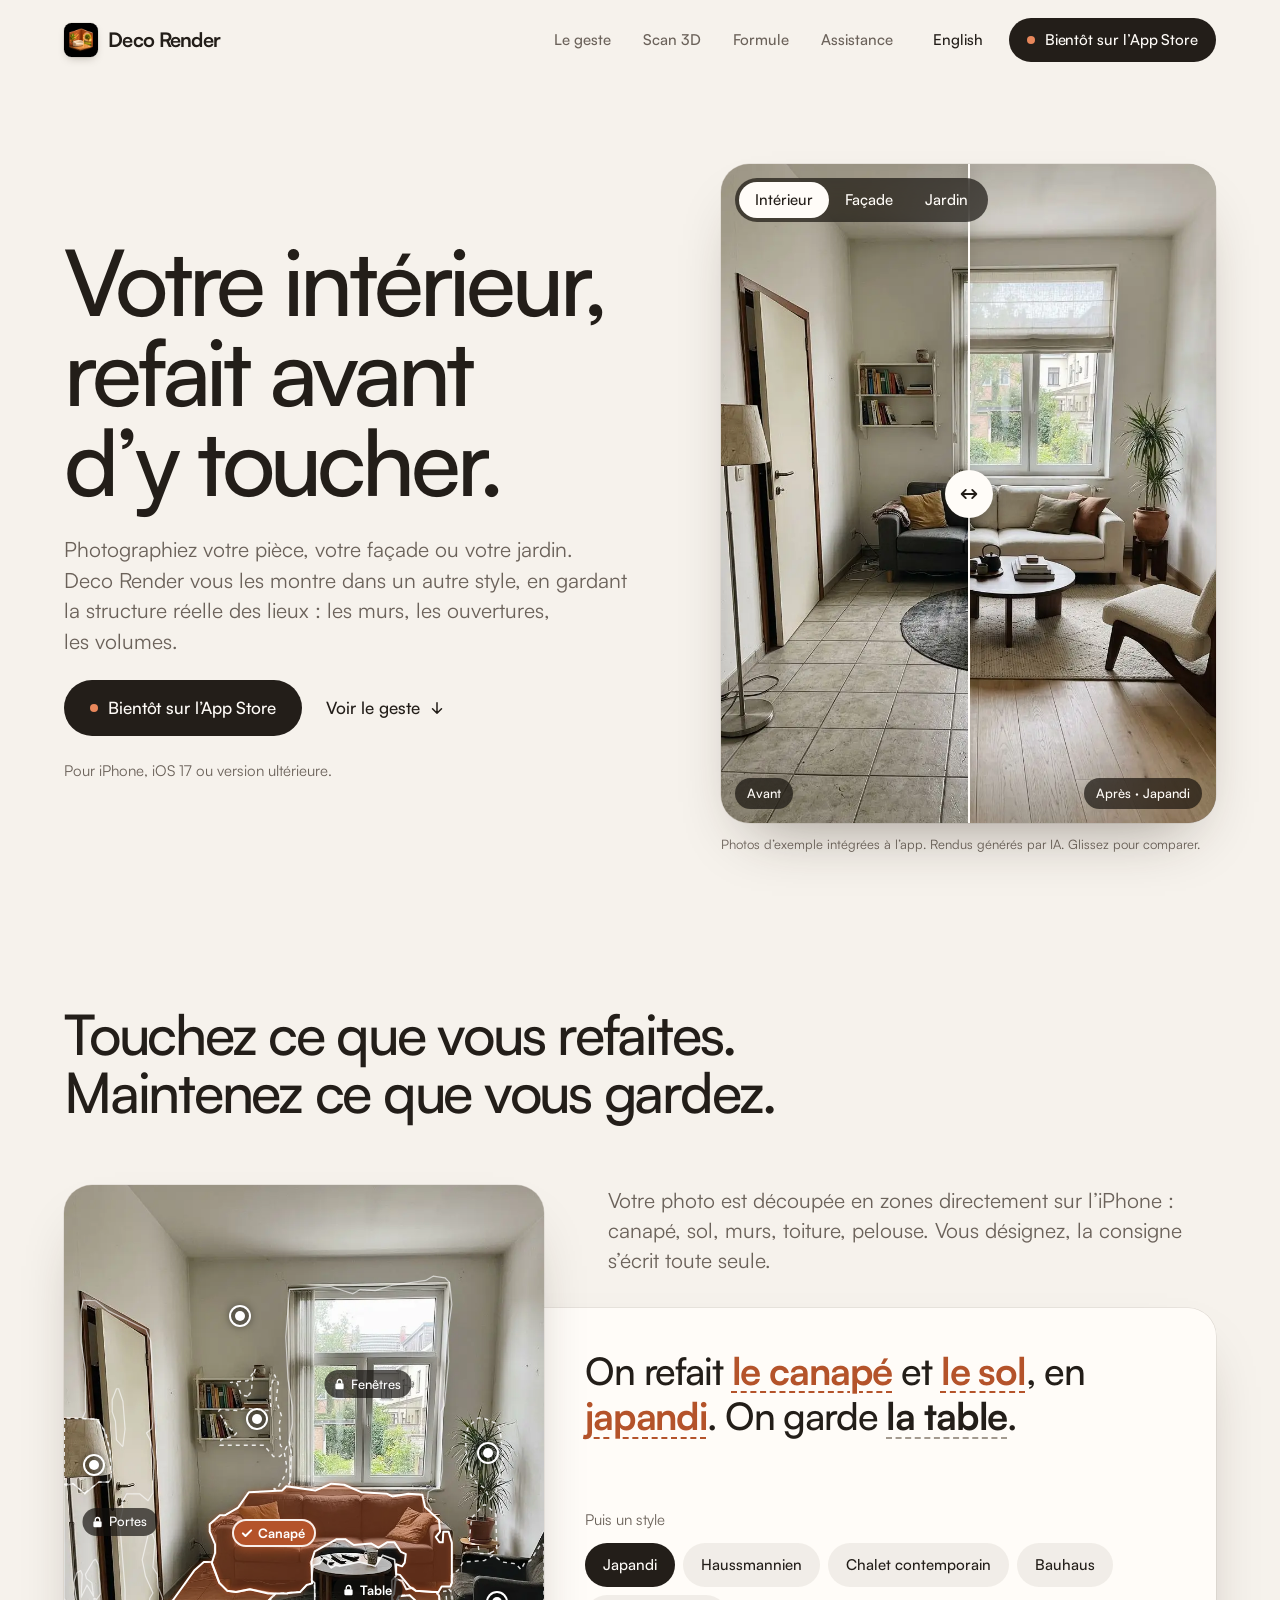
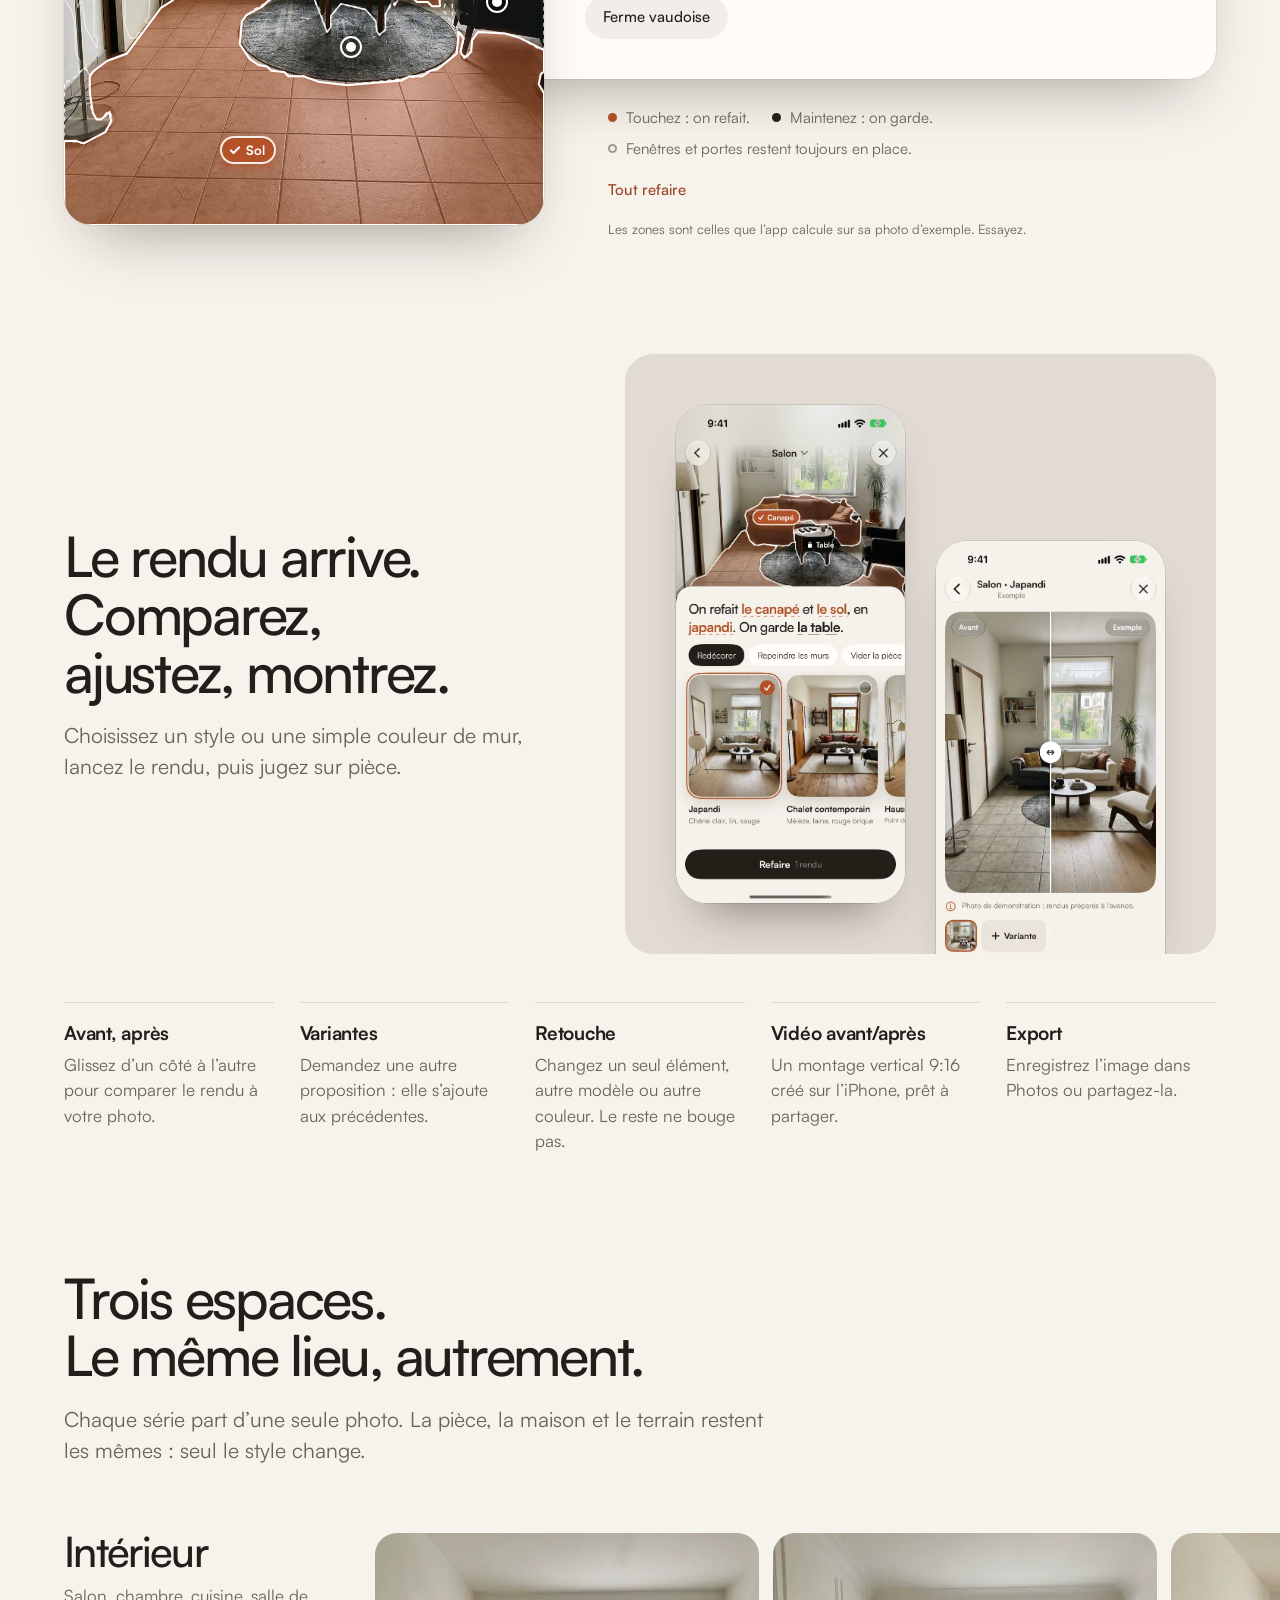
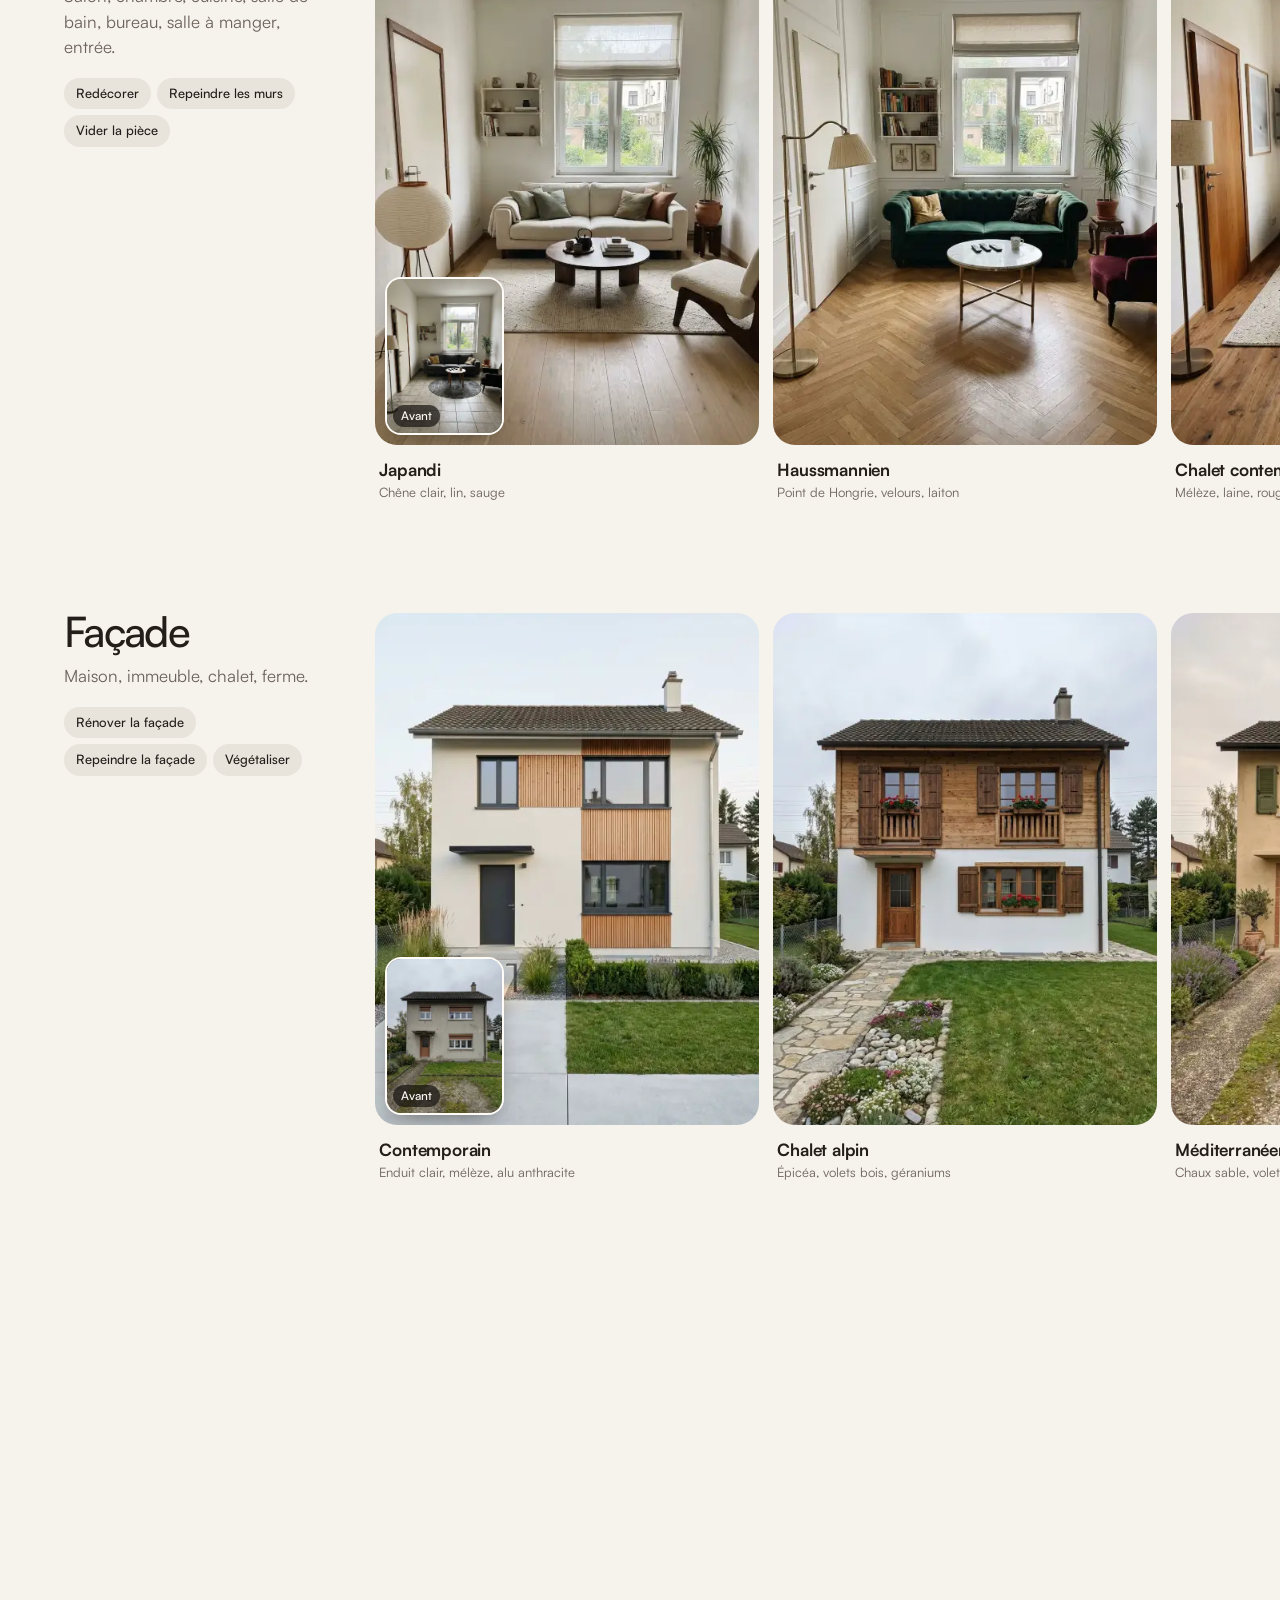
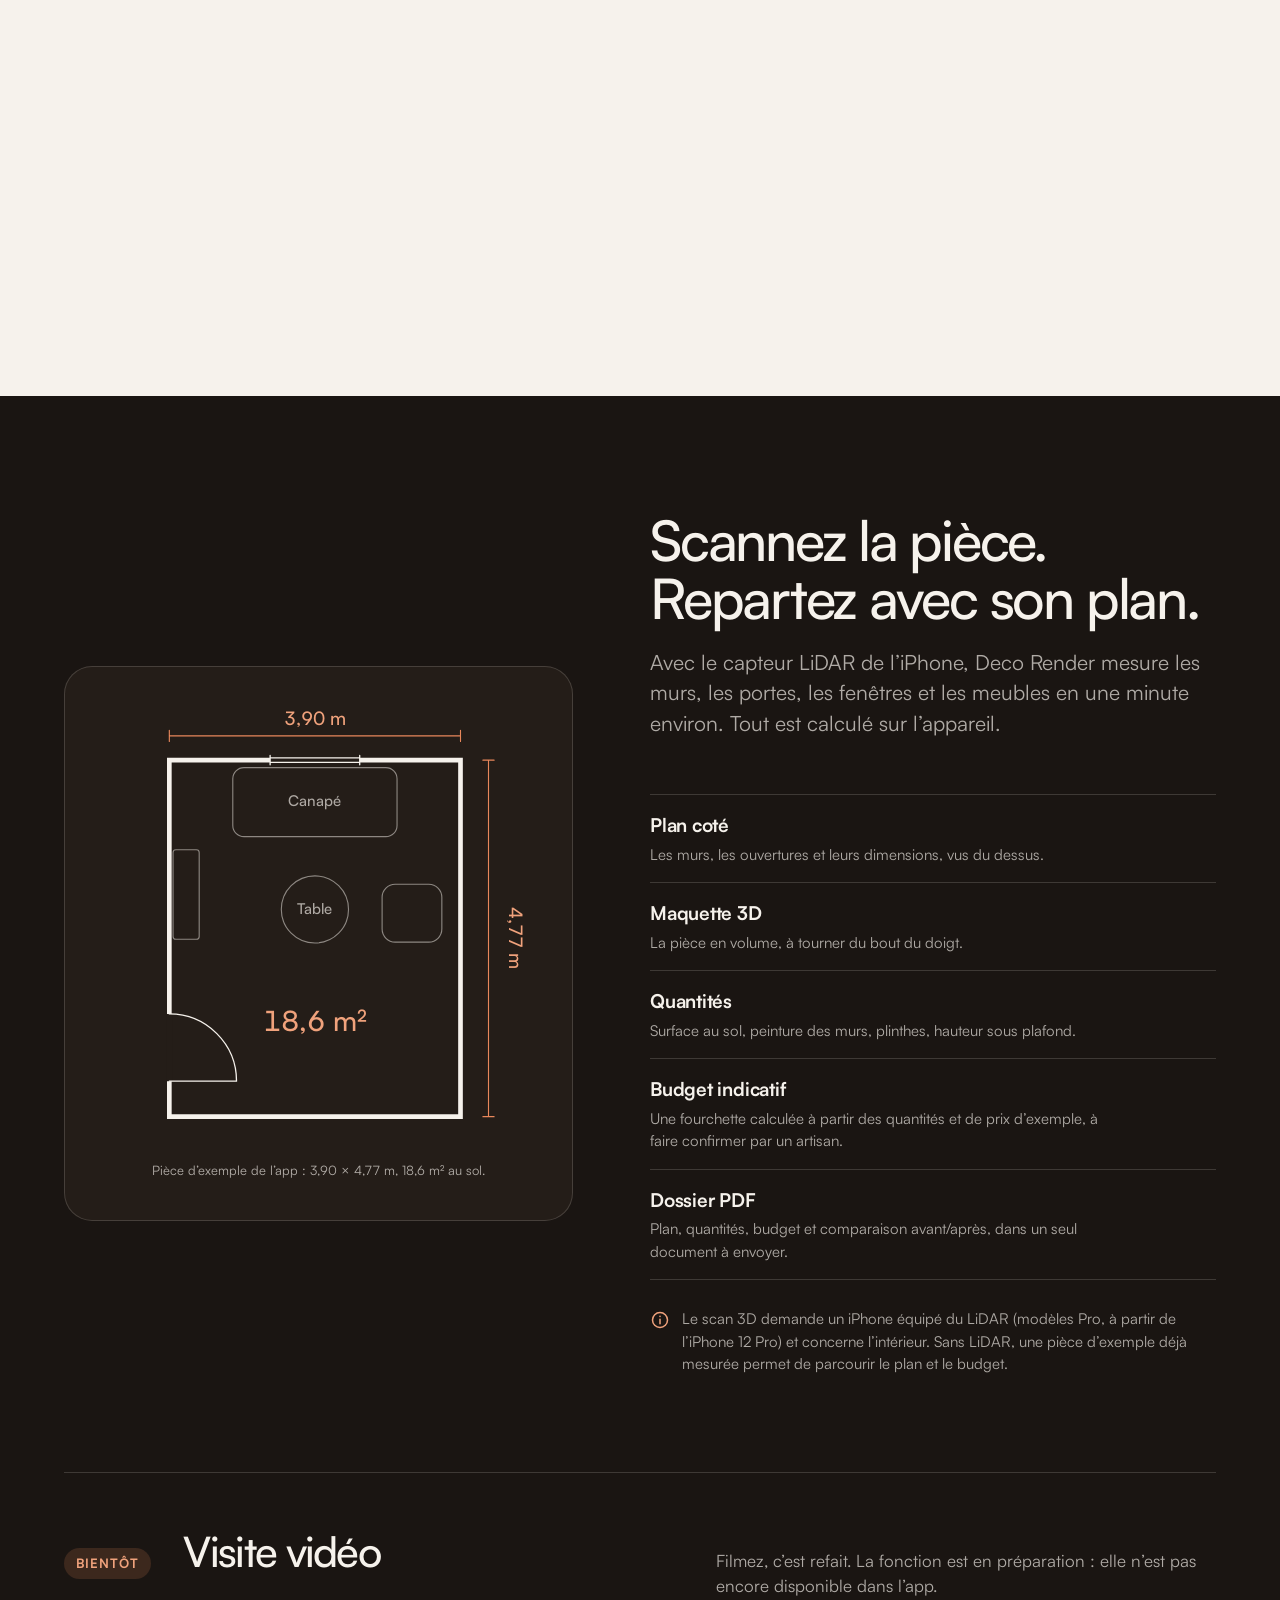
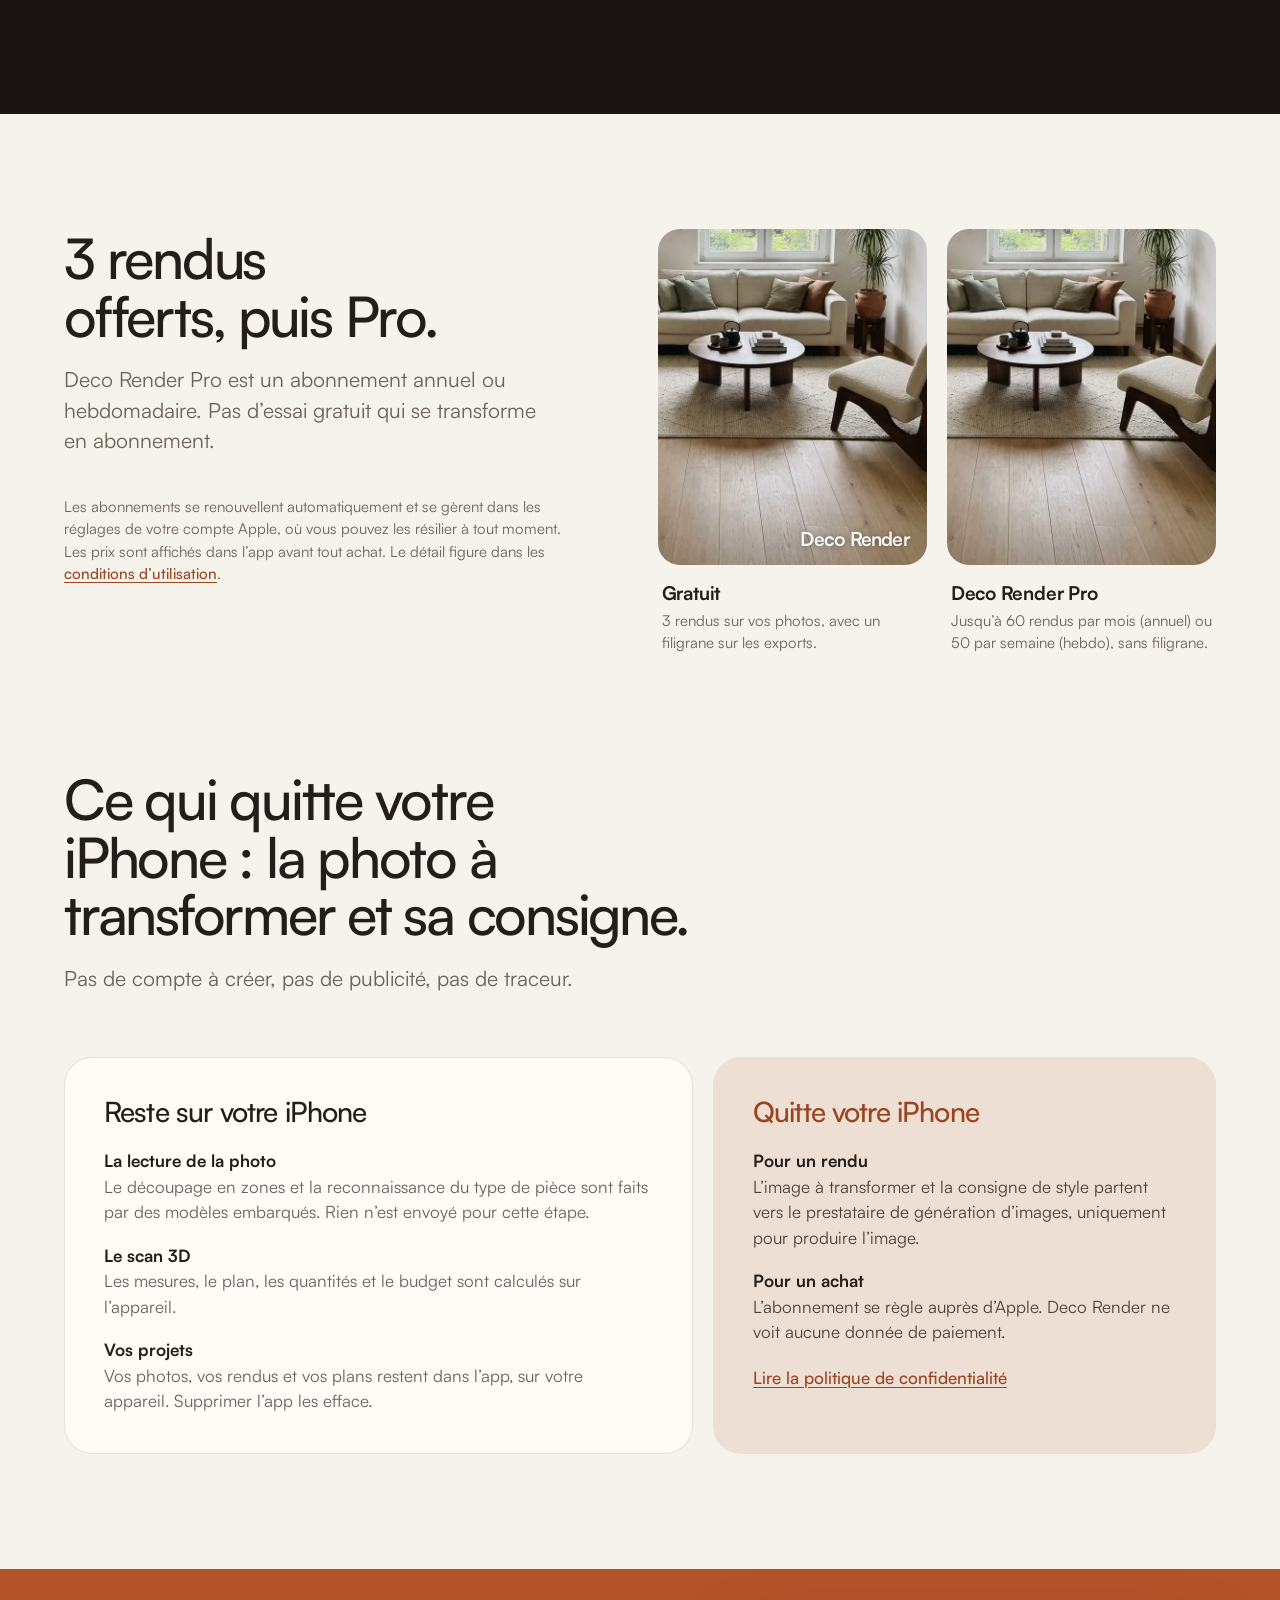
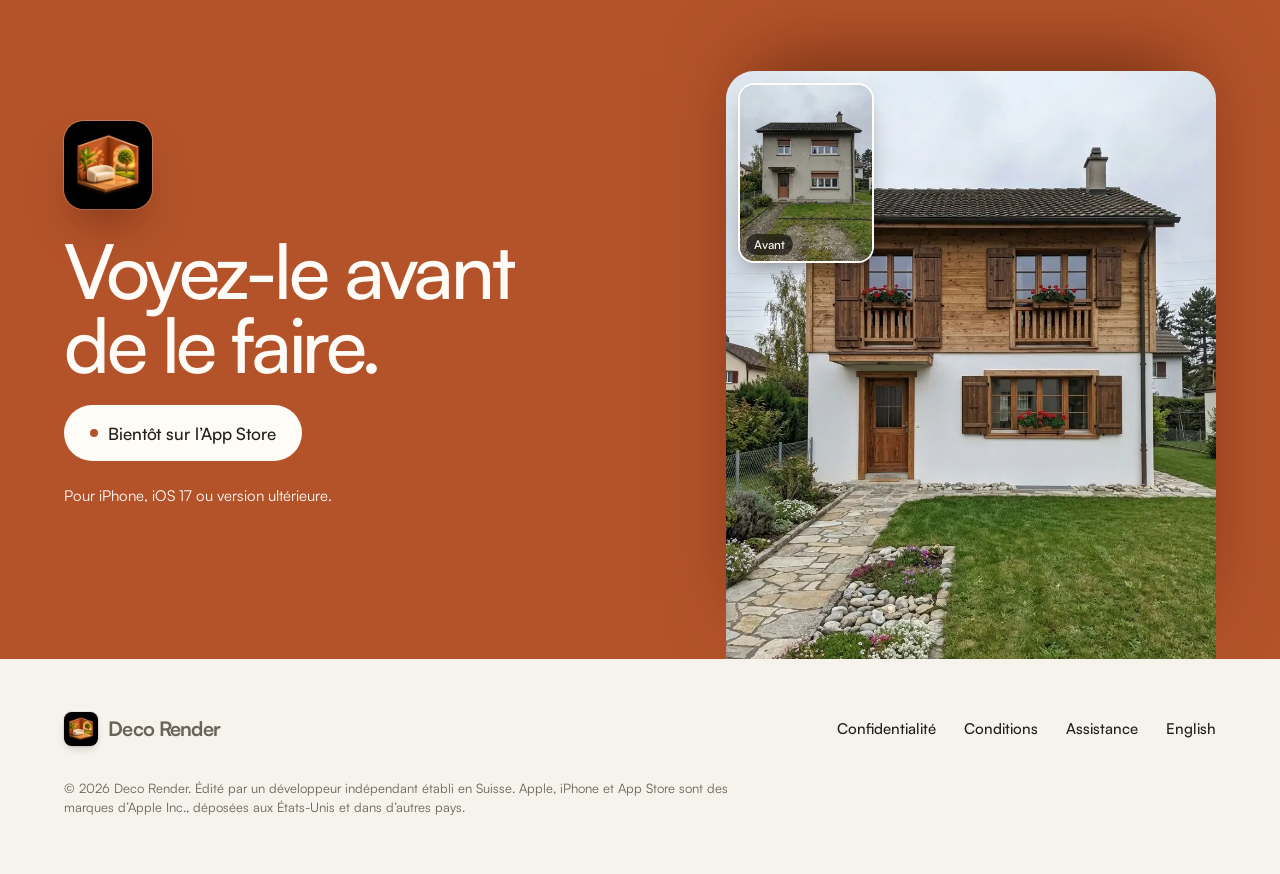
<file: index.html>
<!doctype html>
<html lang="fr">
<head>
<meta charset="utf-8">
<meta name="viewport" content="width=device-width, initial-scale=1">
<title>Deco Render · Votre intérieur, votre façade ou votre jardin refaits avant d’y toucher</title>
<meta name="description" content="Photographiez une pièce, une façade ou un jardin : Deco Render vous les montre dans un autre style en gardant la structure réelle. Scan 3D, plan coté et budget indicatif sur iPhone avec LiDAR.">
<meta name="theme-color" content="#F6F2EC">
<meta name="color-scheme" content="light">
<meta name="format-detection" content="telephone=no">
<link rel="canonical" href="https://alfred-pi.github.io/deco-render/">
<link rel="alternate" hreflang="fr" href="https://alfred-pi.github.io/deco-render/">
<link rel="alternate" hreflang="en" href="https://alfred-pi.github.io/deco-render/en/">
<link rel="alternate" hreflang="x-default" href="https://alfred-pi.github.io/deco-render/">
<meta property="og:type" content="website">
<meta property="og:site_name" content="Deco Render">
<meta property="og:title" content="Deco Render · Votre intérieur, votre façade ou votre jardin refaits avant d’y toucher">
<meta property="og:description" content="Photographiez une pièce, une façade ou un jardin : Deco Render vous les montre dans un autre style en gardant la structure réelle. Scan 3D, plan coté et budget indicatif sur iPhone avec LiDAR.">
<meta property="og:url" content="https://alfred-pi.github.io/deco-render/">
<meta property="og:locale" content="fr_FR">
<meta property="og:locale:alternate" content="en_GB">
<meta property="og:image" content="https://alfred-pi.github.io/deco-render/assets/img/og.jpg">
<meta property="og:image:width" content="1200">
<meta property="og:image:height" content="630">
<meta property="og:image:alt" content="Un salon avant et après son redesign en style Japandi par Deco Render.">
<meta name="twitter:card" content="summary_large_image">
<link rel="icon" type="image/png" sizes="32x32" href="favicon-32.png">
<link rel="icon" type="image/png" sizes="192x192" href="favicon-192.png">
<link rel="apple-touch-icon" href="apple-touch-icon.png">
<link rel="preload" href="assets/fonts/Satoshi-Regular.woff2" as="font" type="font/woff2" crossorigin>
<link rel="preload" href="assets/fonts/Satoshi-Medium.woff2" as="font" type="font/woff2" crossorigin>
<link rel="stylesheet" href="assets/site.css">
<script>(function(d){d.classList.add("js","reveal");setTimeout(function(){if(!window.DECO_RENDER_READY)d.classList.remove("reveal")},3000)})(document.documentElement)</script>
<script src="assets/config.js" defer></script>
<script src="assets/site.js" defer onerror="document.documentElement.classList.remove('js','reveal')"></script>
</head>
<body>
<a class="skip" href="#contenu">Aller au contenu</a>
<header class="wrap top">
  <a class="brand" href="./" aria-label="Deco Render, accueil"><img src="assets/img/icone-192.webp" width="192" height="192" alt=""><span>Deco Render</span></a>
  <nav aria-label="Navigation principale"><ul><li><a href="#geste">Le geste</a></li><li><a href="#scan">Scan 3D</a></li><li><a href="#formule">Formule</a></li><li><a href="support/">Assistance</a></li></ul></nav>
  <a class="lang" href="en/" lang="en" hreflang="en" title="English version">English</a>
  <span class="store store--small" data-store>Bientôt sur l’App Store</span>
</header>
<main id="contenu">

  <section class="wrap hero">
    <h1 class="display hero__title">Votre <span class="swap" data-hero-word>intérieur, refait</span> avant d’y toucher.</h1>

    <figure class="compare hero__compare" data-compare>
      <div class="compare__stage">
        <img class="compare__img" data-before src="assets/img/hero/interieur-avant.webp" width="896" height="1200" fetchpriority="high" alt="Avant : salon aux murs blancs, canapé gris, tapis sombre et carrelage clair, grande fenêtre au fond.">
        <img class="compare__img compare__after" data-after src="assets/img/hero/interieur-apres.webp" width="896" height="1200" alt="Après, en japandi : la même pièce et la même fenêtre, avec un parquet clair, un canapé en lin, une table ronde en bois et une lampe en papier.">
        <span class="tag tag--before">Avant</span>
        <span class="tag tag--after" data-after-label>Après · Japandi</span>
        <input class="compare__range" type="range" min="0" max="100" step="1" value="50" aria-label="Comparer avant et après">
        <span class="compare__handle" aria-hidden="true"></span>
        <fieldset class="spaces">
          <legend class="sr">Espace montré</legend>
          <input type="radio" name="espace" id="espace-interieur" checked
            data-word="intérieur, refait" data-style="Japandi"
            data-before="assets/img/hero/interieur-avant.webp" data-after="assets/img/hero/interieur-apres.webp"
            data-before-alt="Avant : salon aux murs blancs, canapé gris, tapis sombre et carrelage clair, grande fenêtre au fond."
            data-after-alt="Après, en japandi : la même pièce et la même fenêtre, avec un parquet clair, un canapé en lin, une table ronde en bois et une lampe en papier.">
          <label for="espace-interieur">Intérieur</label>
          <input type="radio" name="espace" id="espace-facade"
            data-word="façade, refaite" data-style="Chalet alpin"
            data-before="assets/img/hero/facade-avant.webp" data-after="assets/img/hero/facade-apres.webp"
            data-before-alt="Avant : maison de deux niveaux à l’enduit gris, toit sombre, allée de gravier dans la pelouse."
            data-after-alt="Après, en chalet alpin : la même maison, avec un étage bardé de bois, des volets en bois, des géraniums aux fenêtres et une allée en pierre.">
          <label for="espace-facade">Façade</label>
          <input type="radio" name="espace" id="espace-jardin"
            data-word="jardin, refait" data-style="Méditerranéen"
            data-before="assets/img/hero/jardin-avant.webp" data-after="assets/img/hero/jardin-apres.webp"
            data-before-alt="Avant : jardin vu depuis la maison, dalles de terrasse, pelouse, cabanon et palissade."
            data-after-alt="Après, en méditerranéen : le même jardin, avec une pergola, une table, des pots en terre cuite, un olivier et de la lavande.">
          <label for="espace-jardin">Jardin</label>
        </fieldset>
      </div>
      <figcaption class="foot">Photos d’exemple intégrées à l’app. Rendus générés par IA. Glissez pour comparer.</figcaption>
    </figure>

    <div class="hero__rest">
      <p class="lead">Photographiez votre pièce, votre façade ou votre jardin. Deco Render vous les montre dans un autre style, en gardant la structure réelle des lieux : les murs, les ouvertures, les volumes.</p>
      <div class="hero__actions">
        <span class="store" data-store="badge">Bientôt sur l’App Store</span>
        <a class="more" href="#geste">Voir le geste <svg viewBox="0 0 24 24" fill="none" stroke="currentColor" stroke-width="2" stroke-linecap="round" stroke-linejoin="round" aria-hidden="true"><path d="M12 5v14M6 13l6 6 6-6"/></svg></a>
      </div>
      <p class="hero__meta small">Pour iPhone, iOS 17 ou version ultérieure.</p>
    </div>
  </section>

  <section class="section" id="geste">
    <div class="wrap gesture" data-demo data-redo="sofa floor" data-keep="table">
      <h2 class="h2 gesture__head" data-reveal><span>Touchez ce que vous refaites.</span> <span>Maintenez ce que vous gardez.</span></h2>
      <p class="lead gesture__lead" data-reveal>Votre photo est découpée en zones directement sur l’iPhone : canapé, sol, murs, toiture, pelouse. Vous désignez, la consigne s’écrit toute seule.</p>

      <div class="gesture__photo" data-reveal>
        <div class="zonephoto" data-zonephoto>
          <img src="assets/img/hero/interieur-avant.webp" width="896" height="1200" loading="lazy" alt="Le salon d’exemple découpé en zones : canapé, sièges, table, tapis, étagères, luminaires, plantes, sol et murs, plus les fenêtres et les portes, toujours gardées.">
            <svg class="zones" viewBox="0 0 896 1200" preserveAspectRatio="none" aria-hidden="true">
              <path class="zone zone--backdrop" data-zone="walls" data-state="none" d="M62 867 62 850 56 845 56 773 43 750 32 775 38 797 38 821 61 868ZM136 848 139 838 145 841 151 836 164 816 152 821 158 810 160 775 166 765 146 714 157 656 165 654 170 668 166 717 174 730 176 754 184 775 182 792 185 793 197 779 203 779 253 713 276 706 282 690 282 674 272 650 272 636 279 627 325 605 345 576 371 573 381 560 403 557 414 542 416 529 411 501 403 509 391 509 373 488 259 488 250 465 248 430 252 425 252 411 244 379 251 364 289 372 337 370 361 340 389 346 400 371 396 403 406 433 402 446 404 489 413 496 424 467 426 414 418 363 412 248 418 200 427 193 497 190 539 204 553 196 581 198 613 188 675 179 689 171 715 177 722 189 724 224 716 283 716 355 710 414 704 425 706 537 702 564 683 571 678 585 686 612 700 628 700 668 708 668 709 648 718 650 724 671 725 731 745 707 793 702 801 691 773 691 754 682 758 628 773 608 789 600 805 616 808 625 808 684 804 692 811 702 843 710 851 721 859 710 871 704 878 690 896 671 896 63 883 64 827 126 803 137 741 131 687 134 661 129 521 137 383 131 291 134 275 129 241 137 187 83 148 33 146 15 155 0 0 1 0 430 15 439 31 439 40 425 40 347 32 296 32 234 37 214 59 217 83 236 137 260 158 277 162 293 166 443 164 457 154 465 162 481 168 513 166 577 157 592 141 579 117 579 108 596 110 607 104 633 114 759 114 826 123 849 135 849ZM795 589 785 568 771 560 758 542 750 497 750 467 754 454 773 437 783 437 807 447 814 459 820 508 806 577 796 588ZM110 489 114 475 110 406 99 380 90 403 90 425 96 443 98 478 109 490ZM16 923 28 915 30 893 22 877 22 834 14 797 1 777 0 875 10 883 6 917 15 924Z"/>
              <path class="zone" data-zone="floor" data-state="redo" d="M896 1199 896 952 886 936 890 917 896 912 896 872 851 849 823 841 773 838 762 853 760 875 747 887 740 875 746 850 737 838 733 879 697 908 683 911 669 921 645 921 631 929 529 938 477 932 447 921 419 921 411 913 387 911 379 903 363 900 347 889 328 861 332 818 341 806 371 790 394 767 347 758 321 763 305 761 290 746 275 707 261 707 243 723 203 779 181 793 117 879 81 892 53 913 48 923 48 950 54 990 61 1002 69 1002 85 988 88 1006 77 1026 37 1047 21 1042 0 1043 1 1200 895 1200ZM702 789 700 770 695 763 657 761 651 755 639 758 631 742 619 739 616 767 612 773 617 788 625 771 645 769 659 782 679 782 687 790 701 790Z"/>
              <path class="zone zone--fixed" data-fixed="windows" d="M686 609 678 593 680 575 702 564 706 537 704 425 710 414 718 331 716 283 724 224 720 183 711 174 689 171 675 179 613 188 581 198 553 196 539 204 497 190 421 196 414 285 418 363 426 414 426 449 420 481 424 502 424 545 420 564 469 573 499 560 511 560 555 576 603 579 613 584 659 579 669 581 674 604 685 611Z"/>
              <path class="zone zone--fixed" data-fixed="doors" d="M158 821 182 792 184 775 176 754 174 730 166 717 170 668 165 654 157 656 146 703 152 733 166 765 160 775 158 810 152 818 157 822ZM50 920 61 905 81 892 117 879 144 842 139 838 135 849 123 849 114 826 114 759 104 633 110 607 108 596 117 579 141 579 157 592 166 577 168 513 162 481 154 465 164 457 166 443 166 358 162 293 153 271 83 236 59 217 36 216 32 234 32 296 40 347 40 425 34 438 61 439 74 457 86 500 90 534 88 550 83 557 65 557 39 579 17 560 0 564 0 775 14 797 20 821 22 877 30 893 28 915 39 905 49 921ZM61 868 40 829 34 781 30 781 26 792 18 746 24 727 31 723 34 730 32 773 43 750 55 771 52 746 42 738 40 730 55 704 59 702 64 711 68 767 61 777 56 775 56 845 62 850 62 867ZM109 490 98 478 96 443 90 425 90 403 98 382 102 382 110 406 114 457 110 489Z"/>
              <path class="zone" data-zone="sofa" data-state="redo" d="M418 765 441 763 453 750 463 747 462 706 468 687 509 664 525 664 541 675 573 672 587 680 603 670 617 670 629 688 638 692 636 708 631 715 620 711 620 730 627 731 645 753 657 761 687 763 699 763 705 753 721 753 724 746 724 671 718 650 708 650 707 670 701 670 694 660 702 650 700 628 674 604 669 581 643 579 613 584 603 579 555 576 523 562 499 560 469 573 415 565 407 573 345 576 325 605 301 619 291 619 272 636 272 650 282 674 282 690 276 708 290 746 305 761 321 763 347 758 381 766 417 766Z"/>
              <path class="zone" data-zone="rug" data-state="none" d="M544 936 669 921 683 911 697 908 733 879 736 840 708 797 714 778 713 761 696 765 704 786 701 790 687 790 679 782 659 782 645 769 629 769 617 788 613 774 610 789 600 805 600 834 589 844 584 837 582 818 563 796 517 785 498 808 498 829 491 838 476 792 470 786 467 745 453 750 441 763 395 766 385 779 351 798 332 818 328 861 347 889 363 900 379 903 387 911 411 913 419 921 447 921 477 932 543 938Z"/>
              <path class="zone" data-zone="chair" data-state="none" d="M752 885 760 875 762 853 773 838 823 841 851 849 889 871 896 869 896 674 891 672 871 704 859 710 853 721 843 710 819 707 801 694 785 704 745 707 735 723 726 727 724 746 718 757 724 765 726 821 746 850 740 875 751 887Z"/>
              <path class="zone" data-zone="lamp" data-state="none" d="M40 577 65 557 83 557 88 550 86 500 78 465 61 439 1 437 0 561 17 560 39 579ZM38 1046 77 1026 86 1014 88 992 81 988 69 1002 58 998 50 979 48 915 39 905 13 929 1 932 0 1041 37 1047Z"/>
              <path class="zone" data-zone="table" data-state="keep" d="M590 842 600 834 600 805 612 781 612 741 620 733 617 702 595 694 581 715 551 707 515 715 507 713 499 718 492 711 494 703 485 699 477 710 465 713 462 741 468 746 468 778 491 838 498 829 498 808 517 785 563 796 582 818 584 837 589 844Z"/>
              <path class="zone" data-zone="plant" data-state="none" d="M796 588 806 577 820 508 814 459 807 447 783 437 773 437 755 453 750 467 750 497 758 542 771 560 785 568 795 589ZM796 690 808 684 806 617 789 600 783 600 761 624 756 671 773 675 775 691 795 691Z"/>
              <path class="zone" data-zone="shelf" data-state="none" d="M408 572 422 558 424 502 421 482 413 496 404 489 402 446 406 433 396 403 400 371 393 356 384 387 386 417 381 423 337 418 325 423 291 421 288 425 307 455 322 465 317 471 293 477 291 488 373 488 391 509 403 509 411 501 416 529 414 542 397 571 392 569 393 573 407 573ZM344 395 350 387 352 358 357 346 343 367 311 370 323 372 331 394 343 396Z"/>
            </svg>
            <button type="button" class="pin" data-zone="walls" data-state="none" data-label="Murs" data-phrase="les murs" style="--x:36.6%;--y:20.5%"><span class="pin__label">Murs</span></button>
            <button type="button" class="pin" data-zone="floor" data-state="redo" data-label="Sol" data-phrase="le sol" style="--x:38.4%;--y:88.4%"><span class="pin__label">Sol</span></button>
            <span class="pin pin--fixed" data-fixed="windows" style="--x:63.4%;--y:31.2%"><span class="sr">Toujours en place : </span>Fenêtres</span>
            <span class="pin pin--fixed" data-fixed="doors" style="--x:6.2%;--y:52.7%"><span class="sr">Toujours en place : </span>Portes</span>
            <button type="button" class="pin" data-zone="sofa" data-state="redo" data-label="Canapé" data-phrase="le canapé" style="--x:43.8%;--y:54.5%"><span class="pin__label">Canapé</span></button>
            <button type="button" class="pin" data-zone="rug" data-state="none" data-label="Tapis" data-phrase="le tapis" style="--x:59.8%;--y:72.3%"><span class="pin__label">Tapis</span></button>
            <button type="button" class="pin" data-zone="chair" data-state="none" data-label="Sièges" data-phrase="les sièges" style="--x:90.2%;--y:65.2%"><span class="pin__label">Sièges</span></button>
            <button type="button" class="pin" data-zone="lamp" data-state="none" data-label="Luminaires" data-phrase="les luminaires" style="--x:6.2%;--y:43.8%"><span class="pin__label">Luminaires</span></button>
            <button type="button" class="pin" data-zone="table" data-state="keep" data-label="Table" data-phrase="la table" style="--x:63.4%;--y:63.4%"><span class="pin__label">Table</span></button>
            <button type="button" class="pin" data-zone="plant" data-state="none" data-label="Plantes" data-phrase="les plantes" style="--x:88.4%;--y:42.0%"><span class="pin__label">Plantes</span></button>
            <button type="button" class="pin" data-zone="shelf" data-state="none" data-label="Étagères" data-phrase="les étagères" style="--x:40.2%;--y:36.6%"><span class="pin__label">Étagères</span></button>
        </div>
      </div>

      <div class="sheet" data-reveal style="--d:.08s">
        <p class="sentence" data-sentence aria-live="polite">On refait <b class="w-redo">le canapé</b> et <b class="w-redo">le sol</b>, en <b class="w-style">japandi</b>. On garde <b class="w-keep">la table</b>.</p>
        <fieldset class="pills">
          <legend>Puis un style</legend>
          <input type="radio" name="style" id="style-japandi" value="japandi" checked><label for="style-japandi">Japandi</label>
          <input type="radio" name="style" id="style-haussmannien" value="haussmannien"><label for="style-haussmannien">Haussmannien</label>
          <input type="radio" name="style" id="style-chalet" value="chalet contemporain"><label for="style-chalet">Chalet contemporain</label>
          <input type="radio" name="style" id="style-bauhaus" value="bauhaus"><label for="style-bauhaus">Bauhaus</label>
          <input type="radio" name="style" id="style-ferme" value="ferme vaudoise"><label for="style-ferme">Ferme vaudoise</label>
        </fieldset>
      </div>

      <div class="gesture__guide" data-reveal style="--d:.12s">
        <ul class="legend">
          <li>Touchez : on refait.</li>
          <li>Maintenez : on garde.</li>
          <li>Fenêtres et portes restent toujours en place.</li>
        </ul>
        <p class="sr" id="geste-clavier">Au clavier, Entrée ou Espace fait passer un élément de « à refaire » à « gardé », puis le libère.</p>
        <button type="button" class="reset" data-reset>Tout refaire</button>
        <p class="foot muted gesture__note">Les zones sont celles que l’app calcule sur sa photo d’exemple. Essayez.</p>
      </div>
    </div>
  </section>

  <section class="section" id="rendu">
    <div class="wrap result">
      <div class="section__head result__head" data-reveal>
        <h2 class="h2"><span>Le rendu arrive.</span> <span>Comparez, ajustez, montrez.</span></h2>
        <p class="lead">Choisissez un style ou une simple couleur de mur, lancez le rendu, puis jugez sur pièce.</p>
      </div>
      <!-- Captures de l’app : pour les mettre à jour, remplacer les deux fichiers de assets/img/app/
           (ecran-style.webp et ecran-resultat.webp, 603 × 1311 px) sans changer leurs noms.
           La seconde est volontairement coupée par le bas du cadre (voir .shot--sunk dans site.css). -->
      <div class="shelf" data-reveal role="region" aria-label="Deux écrans de l’app" tabindex="0">
        <div class="shot"><img src="assets/img/app/ecran-style.webp" width="603" height="1311" loading="lazy" alt="Écran de l’app : la phrase « On refait le canapé et le sol, en japandi. On garde la table. » au-dessus du choix des styles et du bouton Refaire."></div>
        <div class="shot shot--sunk"><img src="assets/img/app/ecran-resultat.webp" width="603" height="1311" loading="lazy" alt="Écran de l’app : le comparateur avant/après du salon d’exemple en japandi, puis la vignette du rendu et le bouton Variante."></div>
      </div>
      <dl class="facts" data-reveal>
        <div><dt>Avant, après</dt><dd>Glissez d’un côté à l’autre pour comparer le rendu à votre photo.</dd></div>
        <div><dt>Variantes</dt><dd>Demandez une autre proposition : elle s’ajoute aux précédentes.</dd></div>
        <div><dt>Retouche</dt><dd>Changez un seul élément, autre modèle ou autre couleur. Le reste ne bouge pas.</dd></div>
        <div><dt>Vidéo avant/après</dt><dd>Un montage vertical 9:16 créé sur l’iPhone, prêt à partager.</dd></div>
        <div><dt>Export</dt><dd>Enregistrez l’image dans Photos ou partagez-la.</dd></div>
      </dl>
    </div>
  </section>

  <section class="section" id="espaces">
    <div class="wrap">
      <div class="section__head" data-reveal>
        <h2 class="h2"><span>Trois espaces.</span> <span>Le même lieu, autrement.</span></h2>
        <p class="lead">Chaque série part d’une seule photo. La pièce, la maison et le terrain restent les mêmes : seul le style change.</p>
      </div>
      <div class="rows">
        <div class="row" data-reveal>
          <div class="row__head">
            <h3 class="row__title">Intérieur</h3>
            <p class="muted">Salon, chambre, cuisine, salle de bain, bureau, salle à manger, entrée.</p>
            <ul class="row__acts"><li>Redécorer</li><li>Repeindre les murs</li><li>Vider la pièce</li></ul>
          </div>
          <div class="strip" role="region" aria-label="Le même salon en cinq styles" tabindex="0">
            <ul>
              <li><figure><div class="card"><img src="assets/img/styles/interieur-japandi-720.webp" srcset="assets/img/styles/interieur-japandi.webp 480w, assets/img/styles/interieur-japandi-720.webp 720w" sizes="(min-width: 1400px) 420px, (min-width: 870px) 30vw, 260px" width="720" height="964" loading="lazy" alt="Le salon d’exemple, Japandi : chêne clair, lin, sauge."><span class="before"><img src="assets/img/styles/interieur-avant-240.webp" width="240" height="321" loading="lazy" alt="Le salon d’exemple, photo d’origine."><span>Avant</span></span></div><figcaption><b>Japandi</b><span>Chêne clair, lin, sauge</span></figcaption></figure></li>
              <li><figure><div class="card"><img src="assets/img/styles/interieur-haussmannien-720.webp" srcset="assets/img/styles/interieur-haussmannien.webp 480w, assets/img/styles/interieur-haussmannien-720.webp 720w" sizes="(min-width: 1400px) 420px, (min-width: 870px) 30vw, 260px" width="720" height="964" loading="lazy" alt="Le salon d’exemple, Haussmannien : point de hongrie, velours, laiton."></div><figcaption><b>Haussmannien</b><span>Point de Hongrie, velours, laiton</span></figcaption></figure></li>
              <li><figure><div class="card"><img src="assets/img/styles/interieur-chalet-720.webp" srcset="assets/img/styles/interieur-chalet.webp 480w, assets/img/styles/interieur-chalet-720.webp 720w" sizes="(min-width: 1400px) 420px, (min-width: 870px) 30vw, 260px" width="720" height="964" loading="lazy" alt="Le salon d’exemple, Chalet contemporain : mélèze, laine, rouge brique."></div><figcaption><b>Chalet contemporain</b><span>Mélèze, laine, rouge brique</span></figcaption></figure></li>
              <li><figure><div class="card"><img src="assets/img/styles/interieur-bauhaus-720.webp" srcset="assets/img/styles/interieur-bauhaus.webp 480w, assets/img/styles/interieur-bauhaus-720.webp 720w" sizes="(min-width: 1400px) 420px, (min-width: 870px) 30vw, 260px" width="720" height="964" loading="lazy" alt="Le salon d’exemple, Bauhaus : béton ciré, acier, couleurs franches."></div><figcaption><b>Bauhaus</b><span>Béton ciré, acier, couleurs franches</span></figcaption></figure></li>
              <li><figure><div class="card"><img src="assets/img/styles/interieur-ferme-720.webp" srcset="assets/img/styles/interieur-ferme.webp 480w, assets/img/styles/interieur-ferme-720.webp 720w" sizes="(min-width: 1400px) 420px, (min-width: 870px) 30vw, 260px" width="720" height="964" loading="lazy" alt="Le salon d’exemple, Ferme vaudoise : chaux, terre cuite, vieux bois."></div><figcaption><b>Ferme vaudoise</b><span>Chaux, terre cuite, vieux bois</span></figcaption></figure></li>
            </ul>
          </div>
        </div>
        <div class="row" data-reveal>
          <div class="row__head">
            <h3 class="row__title">Façade</h3>
            <p class="muted">Maison, immeuble, chalet, ferme.</p>
            <ul class="row__acts"><li>Rénover la façade</li><li>Repeindre la façade</li><li>Végétaliser</li></ul>
          </div>
          <div class="strip" role="region" aria-label="La même maison en cinq styles" tabindex="0">
            <ul>
              <li><figure><div class="card"><img src="assets/img/styles/facade-contemporain-720.webp" srcset="assets/img/styles/facade-contemporain.webp 480w, assets/img/styles/facade-contemporain-720.webp 720w" sizes="(min-width: 1400px) 420px, (min-width: 870px) 30vw, 260px" width="720" height="964" loading="lazy" alt="La maison d’exemple, Contemporain : enduit clair, mélèze, alu anthracite."><span class="before"><img src="assets/img/styles/facade-avant-240.webp" width="240" height="321" loading="lazy" alt="La maison d’exemple, photo d’origine."><span>Avant</span></span></div><figcaption><b>Contemporain</b><span>Enduit clair, mélèze, alu anthracite</span></figcaption></figure></li>
              <li><figure><div class="card"><img src="assets/img/styles/facade-chalet-720.webp" srcset="assets/img/styles/facade-chalet.webp 480w, assets/img/styles/facade-chalet-720.webp 720w" sizes="(min-width: 1400px) 420px, (min-width: 870px) 30vw, 260px" width="720" height="964" loading="lazy" alt="La maison d’exemple, Chalet alpin : épicéa, volets bois, géraniums."></div><figcaption><b>Chalet alpin</b><span>Épicéa, volets bois, géraniums</span></figcaption></figure></li>
              <li><figure><div class="card"><img src="assets/img/styles/facade-mediterraneen-720.webp" srcset="assets/img/styles/facade-mediterraneen.webp 480w, assets/img/styles/facade-mediterraneen-720.webp 720w" sizes="(min-width: 1400px) 420px, (min-width: 870px) 30vw, 260px" width="720" height="964" loading="lazy" alt="La maison d’exemple, Méditerranéen : chaux sable, volets olive, oliviers."></div><figcaption><b>Méditerranéen</b><span>Chaux sable, volets olive, oliviers</span></figcaption></figure></li>
              <li><figure><div class="card"><img src="assets/img/styles/facade-scandinave-720.webp" srcset="assets/img/styles/facade-scandinave.webp 480w, assets/img/styles/facade-scandinave-720.webp 720w" sizes="(min-width: 1400px) 420px, (min-width: 870px) 30vw, 260px" width="720" height="964" loading="lazy" alt="La maison d’exemple, Scandinave : bardage noir, cadres blancs."></div><figcaption><b>Scandinave</b><span>Bardage noir, cadres blancs</span></figcaption></figure></li>
              <li><figure><div class="card"><img src="assets/img/styles/facade-pierre-720.webp" srcset="assets/img/styles/facade-pierre.webp 480w, assets/img/styles/facade-pierre-720.webp 720w" sizes="(min-width: 1400px) 420px, (min-width: 870px) 30vw, 260px" width="720" height="964" loading="lazy" alt="La maison d’exemple, Pierre et chêne : pierre naturelle, porte en chêne."></div><figcaption><b>Pierre et chêne</b><span>Pierre naturelle, porte en chêne</span></figcaption></figure></li>
            </ul>
          </div>
        </div>
        <div class="row" data-reveal>
          <div class="row__head">
            <h3 class="row__title">Jardin</h3>
            <p class="muted">Jardin, terrasse, balcon, cour.</p>
            <ul class="row__acts"><li>Aménager</li><li>Repartir de zéro</li></ul>
          </div>
          <div class="strip" role="region" aria-label="Le même jardin en cinq styles" tabindex="0">
            <ul>
              <li><figure><div class="card"><img src="assets/img/styles/jardin-japonais-720.webp" srcset="assets/img/styles/jardin-japonais.webp 480w, assets/img/styles/jardin-japonais-720.webp 720w" sizes="(min-width: 1400px) 420px, (min-width: 870px) 30vw, 260px" width="720" height="964" loading="lazy" alt="Le jardin d’exemple, Japonais : gravier, mousse, érable."><span class="before"><img src="assets/img/styles/jardin-avant-240.webp" width="240" height="321" loading="lazy" alt="Le jardin d’exemple, photo d’origine."><span>Avant</span></span></div><figcaption><b>Japonais</b><span>Gravier, mousse, érable</span></figcaption></figure></li>
              <li><figure><div class="card"><img src="assets/img/styles/jardin-mediterraneen-720.webp" srcset="assets/img/styles/jardin-mediterraneen.webp 480w, assets/img/styles/jardin-mediterraneen-720.webp 720w" sizes="(min-width: 1400px) 420px, (min-width: 870px) 30vw, 260px" width="720" height="964" loading="lazy" alt="Le jardin d’exemple, Méditerranéen : olivier, lavande, pergola."></div><figcaption><b>Méditerranéen</b><span>Olivier, lavande, pergola</span></figcaption></figure></li>
              <li><figure><div class="card"><img src="assets/img/styles/jardin-potager-720.webp" srcset="assets/img/styles/jardin-potager.webp 480w, assets/img/styles/jardin-potager-720.webp 720w" sizes="(min-width: 1400px) 420px, (min-width: 870px) 30vw, 260px" width="720" height="964" loading="lazy" alt="Le jardin d’exemple, Potager et prairie : bacs en bois, fleurs sauvages."></div><figcaption><b>Potager et prairie</b><span>Bacs en bois, fleurs sauvages</span></figcaption></figure></li>
              <li><figure><div class="card"><img src="assets/img/styles/jardin-contemporain-720.webp" srcset="assets/img/styles/jardin-contemporain.webp 480w, assets/img/styles/jardin-contemporain-720.webp 720w" sizes="(min-width: 1400px) 420px, (min-width: 870px) 30vw, 260px" width="720" height="964" loading="lazy" alt="Le jardin d’exemple, Contemporain : dalles claires, deck, graminées."></div><figcaption><b>Contemporain</b><span>Dalles claires, deck, graminées</span></figcaption></figure></li>
              <li><figure><div class="card"><img src="assets/img/styles/jardin-cottage-720.webp" srcset="assets/img/styles/jardin-cottage.webp 480w, assets/img/styles/jardin-cottage-720.webp 720w" sizes="(min-width: 1400px) 420px, (min-width: 870px) 30vw, 260px" width="720" height="964" loading="lazy" alt="Le jardin d’exemple, Cottage anglais : massifs fleuris, roses, banc."></div><figcaption><b>Cottage anglais</b><span>Massifs fleuris, roses, banc</span></figcaption></figure></li>
            </ul>
          </div>
        </div>
      </div>
    </div>
  </section>

  <section class="section section--block night" id="scan">
    <div class="wrap">
      <div class="scan">
        <div class="section__head scan__head" data-reveal>
          <h2 class="h2"><span>Scannez la pièce.</span> <span>Repartez avec son plan.</span></h2>
          <p class="lead">Avec le capteur LiDAR de l’iPhone, Deco Render mesure les murs, les portes, les fenêtres et les meubles en une minute environ. Tout est calculé sur l’appareil.</p>
        </div>
        <figure class="plan" data-draw>
          <svg viewBox="0 -8 460 470" role="img" aria-label="Plan coté de la pièce d’exemple, vue du dessus : 3,90 m sur 4,77 m, une fenêtre, une porte, un canapé, une table ronde, un fauteuil et un rangement.">
            <rect class="wall draw" pathLength="1" x="70" y="50" width="312" height="382"/>
            <g class="fade">
              <path class="open" d="M178 50h96M70 322v72"/>
              <path class="thin" d="M178 47.5h96M178 52.5h96M178 45v10M274 45v10M70 394h72M142 394A72 72 0 0 0 70 322"/>
              <rect class="ghost" x="138" y="58" width="176" height="74" rx="12"/>
              <circle class="ghost" cx="226" cy="210" r="36"/>
              <rect class="ghost" x="298" y="183" width="64" height="62" rx="14"/>
              <rect class="ghost" x="74" y="146" width="28" height="96" rx="3"/>
              <path class="dim" d="M70 24h312M70 18v12M382 18v12M412 50v382M406 50h12M406 432h12"/>
              <text x="226" y="12" text-anchor="middle">3,90 m</text>
              <text transform="translate(434 241) rotate(90)" text-anchor="middle">4,77 m</text>
              <text class="name" x="226" y="99" text-anchor="middle">Canapé</text>
              <text class="name" x="226" y="215" text-anchor="middle">Table</text>
              <text class="area" x="226" y="340" text-anchor="middle">18,6 m²</text>
            </g>
          </svg>
          <figcaption class="plan__tag">Pièce d’exemple de l’app : 3,90 × 4,77 m, 18,6 m² au sol.</figcaption>
        </figure>
        <div class="outputs">
          <ul data-reveal>
            <li><b>Plan coté</b><span>Les murs, les ouvertures et leurs dimensions, vus du dessus.</span></li>
            <li><b>Maquette 3D</b><span>La pièce en volume, à tourner du bout du doigt.</span></li>
            <li><b>Quantités</b><span>Surface au sol, peinture des murs, plinthes, hauteur sous plafond.</span></li>
            <li><b>Budget indicatif</b><span>Une fourchette calculée à partir des quantités et de prix d’exemple, à faire confirmer par un artisan.</span></li>
            <li><b>Dossier PDF</b><span>Plan, quantités, budget et comparaison avant/après, dans un seul document à envoyer.</span></li>
          </ul>
          <p class="note" data-reveal><svg viewBox="0 0 24 24" fill="none" stroke="currentColor" stroke-width="1.8" stroke-linecap="round" stroke-linejoin="round" aria-hidden="true"><circle cx="12" cy="12" r="9"/><path d="M12 11v5.5M12 7.600v.1"/></svg><span>Le scan 3D demande un iPhone équipé du LiDAR (modèles Pro, à partir de l’iPhone 12 Pro) et concerne l’intérieur. Sans LiDAR, une pièce d’exemple déjà mesurée permet de parcourir le plan et le budget.</span></p>
        </div>
      </div>

      <div class="soon" data-reveal>
        <span class="soon__badge">Bientôt</span>
        <h3 class="soon__title">Visite vidéo</h3>
        <p>Filmez, c’est refait. La fonction est en préparation : elle n’est pas encore disponible dans l’app.</p>
      </div>
    </div>
  </section>

  <section class="section" id="formule">
    <div class="wrap offer">
      <div class="section__head offer__head" data-reveal>
        <h2 class="h2">3 rendus offerts, puis Pro.</h2>
        <p class="lead">Deco Render Pro est un abonnement annuel ou hebdomadaire. Pas d’essai gratuit qui se transforme en abonnement.</p>
      </div>
      <div class="offer__pair" data-reveal>
        <figure class="offer__card">
          <div class="offer__img">
            <img src="assets/img/hero/interieur-apres.webp" width="896" height="1200" loading="lazy" alt="Détail d’un rendu exporté avec la formule gratuite : le nom de l’app est inscrit en filigrane dans le coin de l’image.">
            <span class="watermark" aria-hidden="true">Deco Render</span>
          </div>
          <figcaption><b>Gratuit</b><span>3 rendus sur vos photos, avec un filigrane sur les exports.</span></figcaption>
        </figure>
        <figure class="offer__card">
          <div class="offer__img">
            <img src="assets/img/hero/interieur-apres.webp" width="896" height="1200" loading="lazy" alt="Le même détail exporté avec Deco Render Pro : aucune inscription sur l’image.">
          </div>
          <figcaption><b>Deco Render Pro</b><span>Jusqu’à 60 rendus par mois (annuel) ou 50 par semaine (hebdo), sans filigrane.</span></figcaption>
        </figure>
      </div>
      <p class="fine" data-reveal>Les abonnements se renouvellent automatiquement et se gèrent dans les réglages de votre compte Apple, où vous pouvez les résilier à tout moment. Les prix sont affichés dans l’app avant tout achat. Le détail figure dans les <a class="link" href="conditions/">conditions d’utilisation</a>.</p>
    </div>
  </section>

  <section class="section" id="confidentialite">
    <div class="wrap privacy">
      <div class="section__head" data-reveal>
        <h2 class="h2">Ce qui quitte votre iPhone : la photo à transformer et sa consigne.</h2>
        <p class="lead">Pas de compte à créer, pas de publicité, pas de traceur.</p>
      </div>
      <div class="ledger" data-reveal>
        <div class="ledger__col">
          <h3>Reste sur votre iPhone</h3>
          <dl>
            <div><dt>La lecture de la photo</dt><dd>Le découpage en zones et la reconnaissance du type de pièce sont faits par des modèles embarqués. Rien n’est envoyé pour cette étape.</dd></div>
            <div><dt>Le scan 3D</dt><dd>Les mesures, le plan, les quantités et le budget sont calculés sur l’appareil.</dd></div>
            <div><dt>Vos projets</dt><dd>Vos photos, vos rendus et vos plans restent dans l’app, sur votre appareil. Supprimer l’app les efface.</dd></div>
          </dl>
        </div>
        <div class="ledger__col ledger__col--out">
          <h3>Quitte votre iPhone</h3>
          <dl>
            <div><dt>Pour un rendu</dt><dd>L’image à transformer et la consigne de style partent vers le prestataire de génération d’images, uniquement pour produire l’image.</dd></div>
            <div><dt>Pour un achat</dt><dd>L’abonnement se règle auprès d’Apple. Deco Render ne voit aucune donnée de paiement.</dd></div>
          </dl>
          <p><a class="link" href="confidentialite/">Lire la politique de confidentialité</a></p>
        </div>
      </div>
    </div>
  </section>

  <section class="final">
    <div class="wrap final__grid">
      <div class="final__text">
        <img class="final__icon" src="assets/img/icone-192.webp" srcset="assets/img/icone-192.webp 192w, assets/img/icone-384.webp 384w" sizes="88px" width="192" height="192" loading="lazy" alt="Icône de Deco Render">
        <h2 class="display">Voyez-le avant de le faire.</h2>
        <span class="store store--light" data-store="badge">Bientôt sur l’App Store</span>
        <p class="small">Pour iPhone, iOS 17 ou version ultérieure.</p>
      </div>
      <figure class="final__photo">
        <img src="assets/img/hero/facade-apres.webp" width="896" height="1200" loading="lazy" alt="La maison d’exemple en chalet alpin : étage bardé de bois, volets en bois, géraniums aux fenêtres.">
        <span class="before"><img src="assets/img/styles/facade-avant-240.webp" width="240" height="321" loading="lazy" alt="La même maison avant : enduit gris et toit sombre."><span>Avant</span></span>
      </figure>
    </div>
  </section>

</main>
<footer class="bottom">
  <div class="wrap">
    <a class="brand" href="./" aria-label="Deco Render, accueil"><img src="assets/img/icone-192.webp" width="192" height="192" loading="lazy" alt=""><span>Deco Render</span></a>
    <nav aria-label="Liens utiles"><ul>
      <li><a href="confidentialite/">Confidentialité</a></li>
      <li><a href="conditions/">Conditions</a></li>
      <li><a href="support/">Assistance</a></li>
      <li><a href="en/" lang="en" hreflang="en">English</a></li>
    </ul></nav>
    <p>© 2026 Deco Render. Édité par un développeur indépendant établi en Suisse. Apple, iPhone et App Store sont des marques d’Apple Inc., déposées aux États-Unis et dans d’autres pays.</p>
  </div>
</footer>
</body>
</html>
</file>
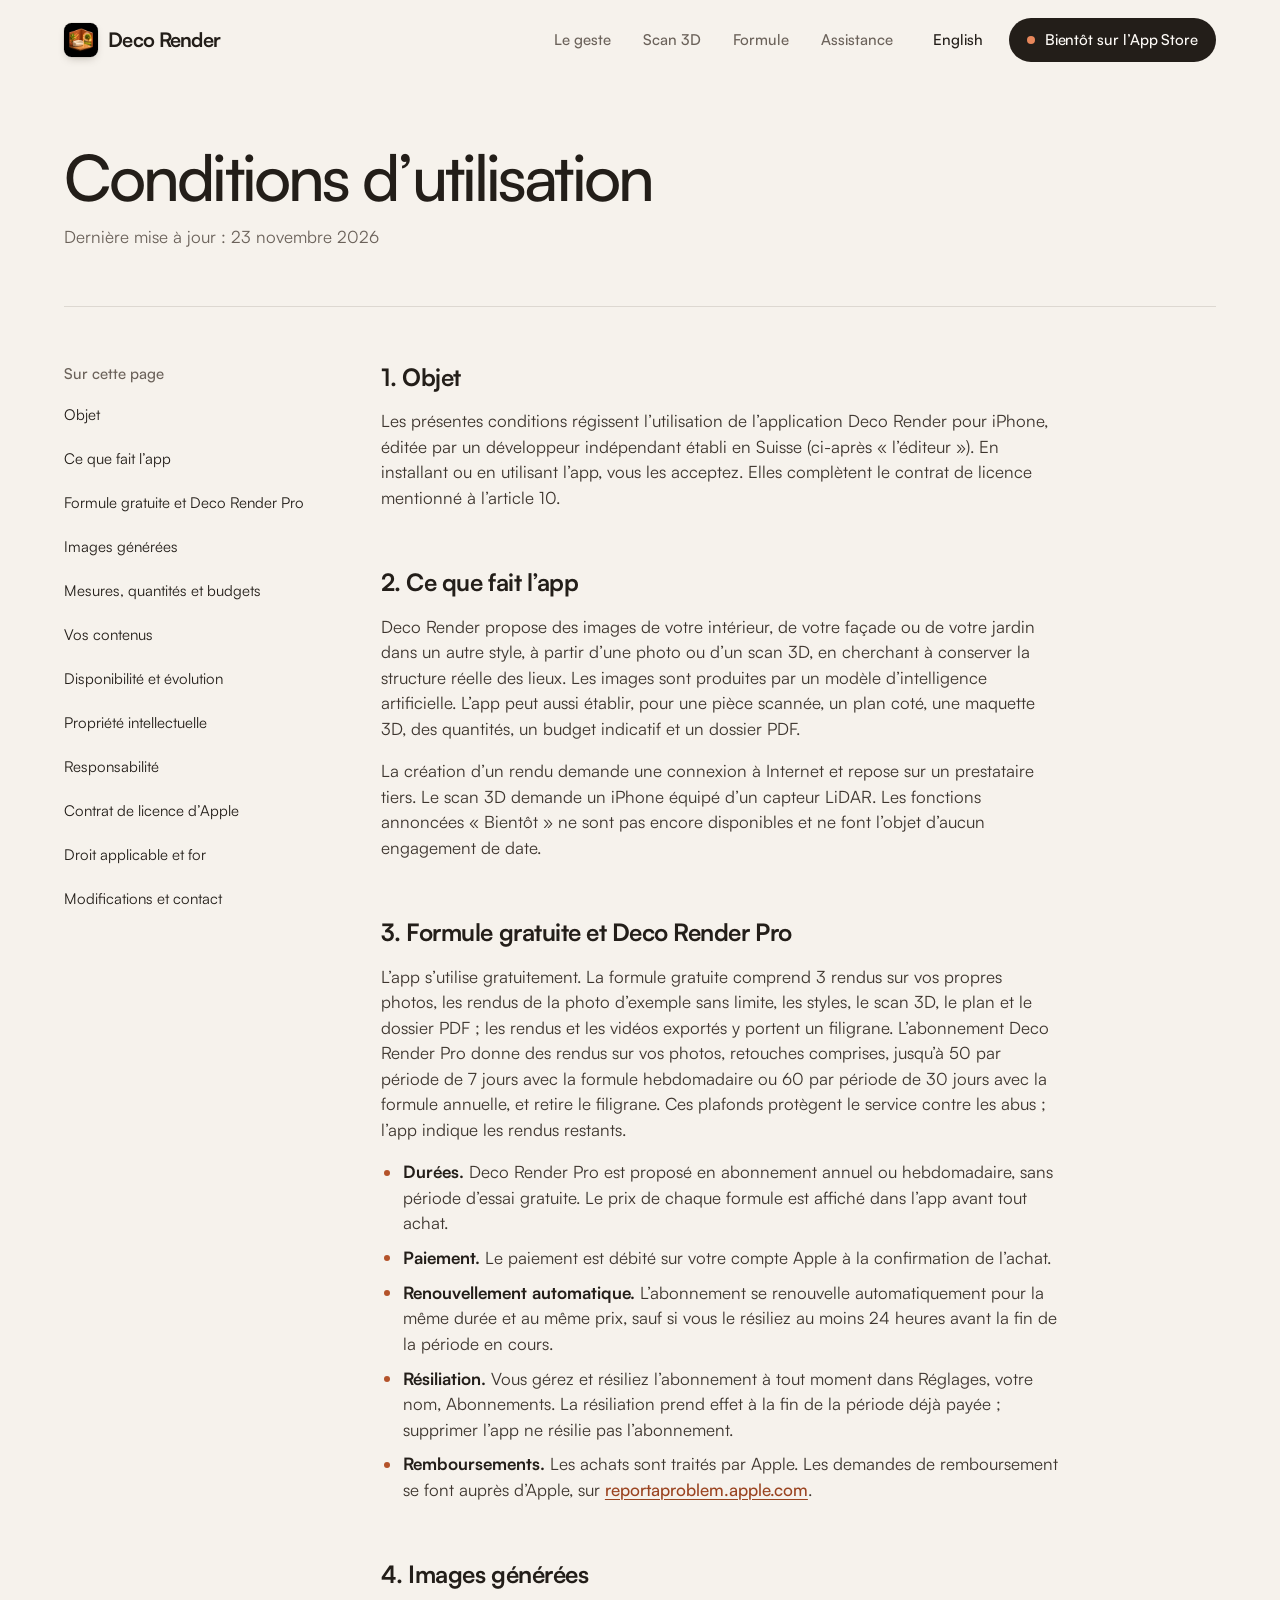
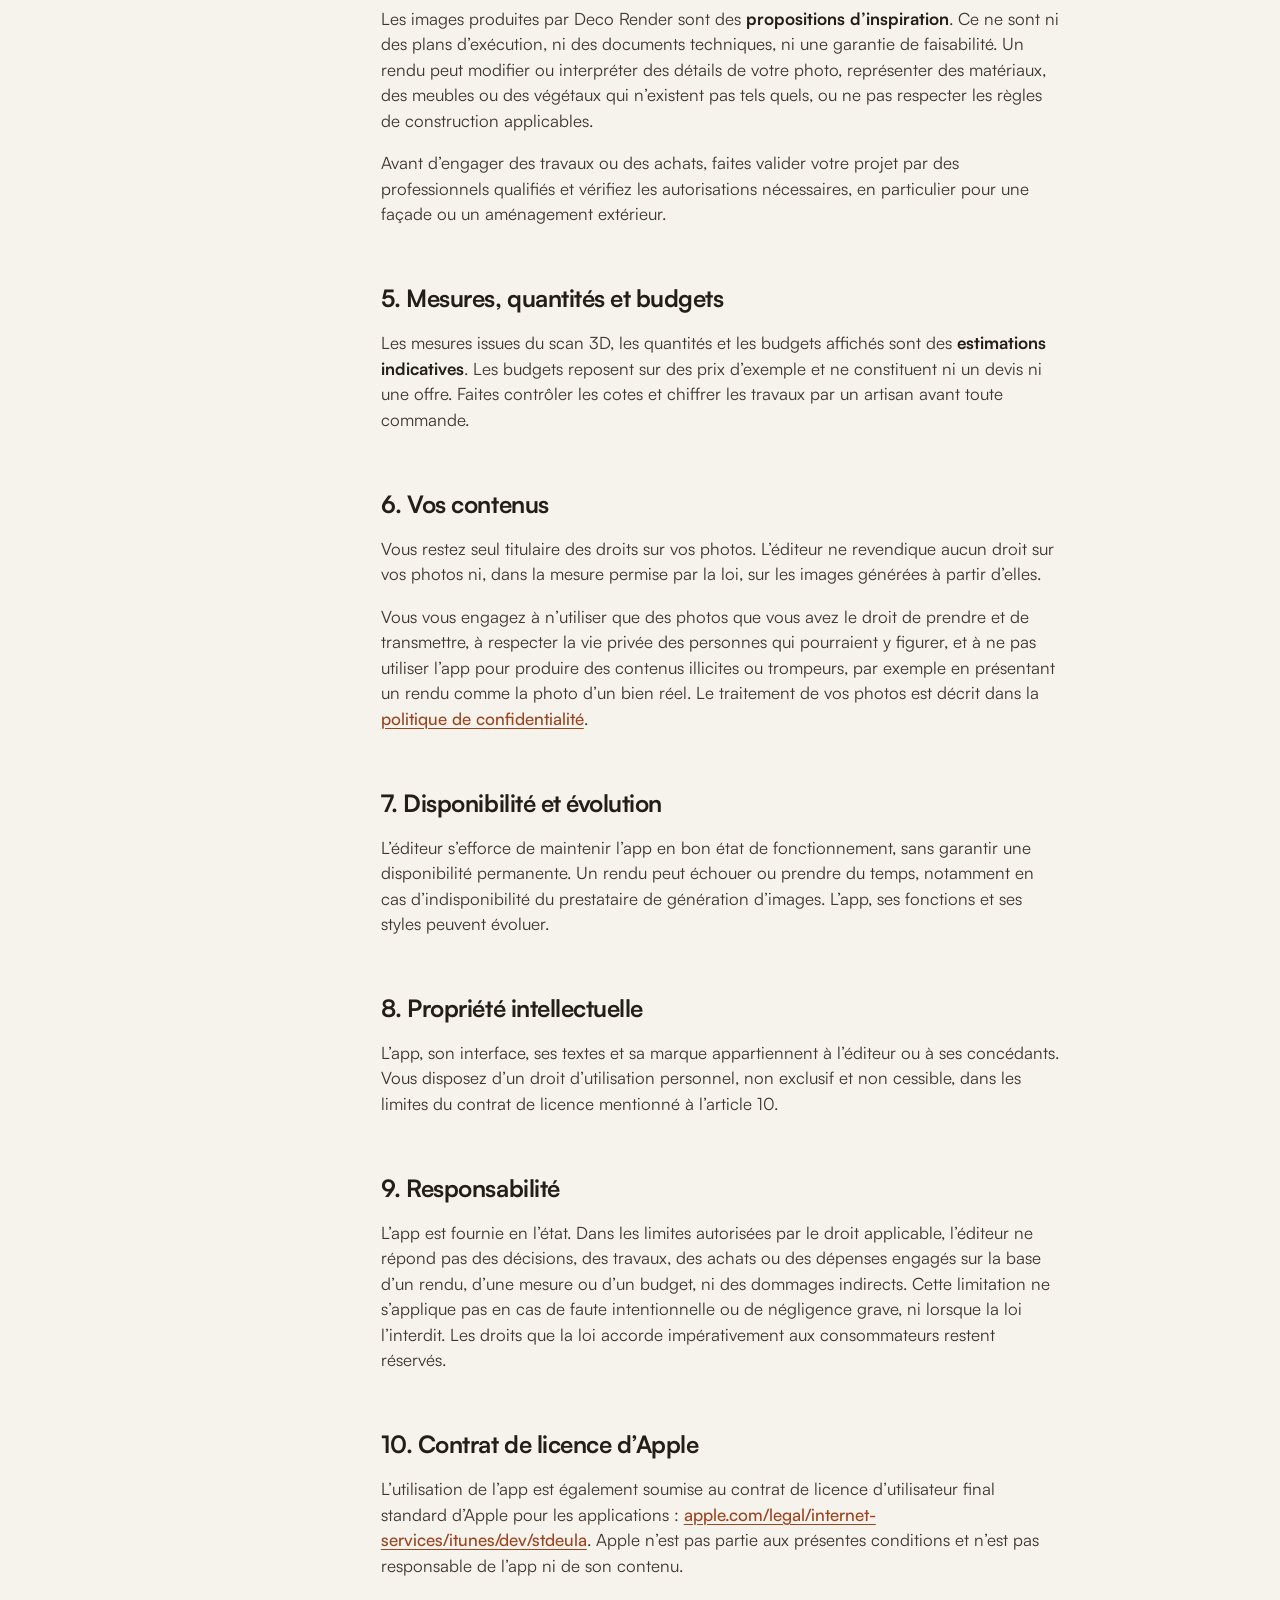
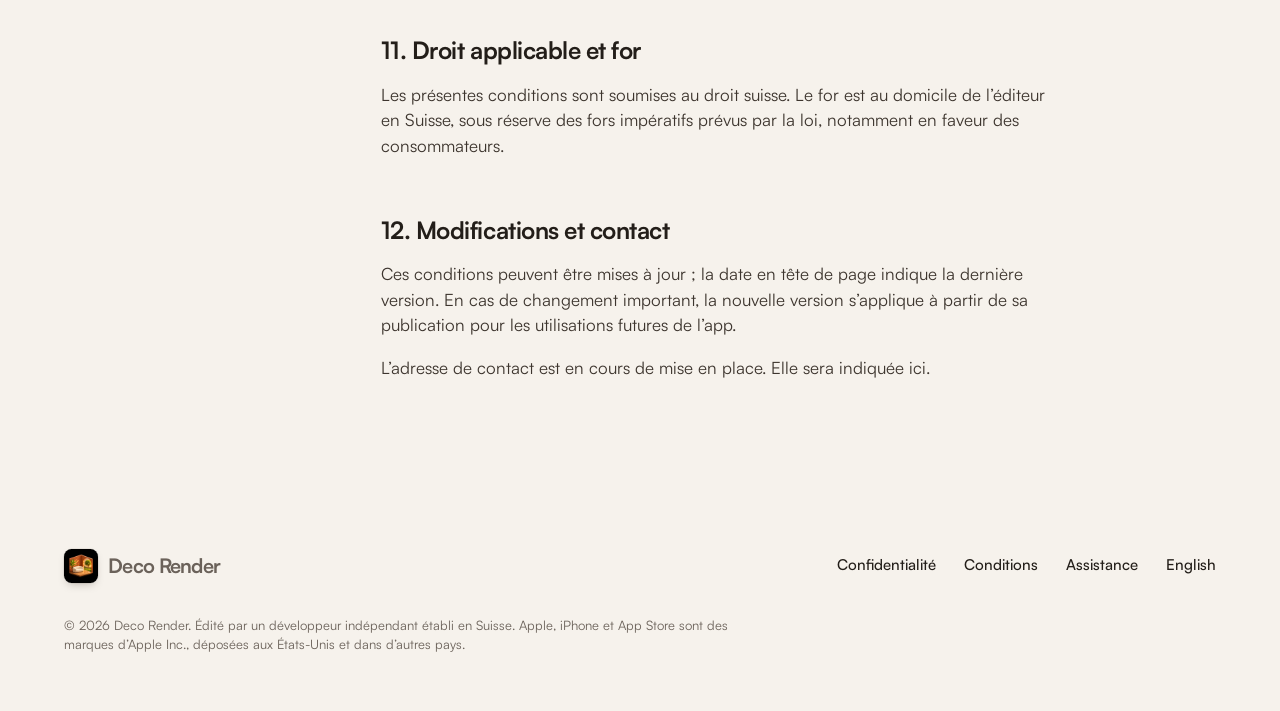
<file: conditions/index.html>
<!doctype html>
<html lang="fr">
<head>
<meta charset="utf-8">
<meta name="viewport" content="width=device-width, initial-scale=1">
<title>Conditions d’utilisation · Deco Render</title>
<meta name="description" content="Conditions d’utilisation de Deco Render : abonnements gérés par Apple, portée des images générées et des budgets, responsabilité, droit suisse.">
<meta name="theme-color" content="#F6F2EC">
<meta name="color-scheme" content="light">
<meta name="format-detection" content="telephone=no">
<link rel="canonical" href="https://alfred-pi.github.io/deco-render/conditions/">
<link rel="alternate" hreflang="fr" href="https://alfred-pi.github.io/deco-render/conditions/">
<link rel="alternate" hreflang="en" href="https://alfred-pi.github.io/deco-render/en/terms/">
<link rel="alternate" hreflang="x-default" href="https://alfred-pi.github.io/deco-render/conditions/">
<meta property="og:type" content="website">
<meta property="og:site_name" content="Deco Render">
<meta property="og:title" content="Conditions d’utilisation · Deco Render">
<meta property="og:description" content="Conditions d’utilisation de Deco Render : abonnements gérés par Apple, portée des images générées et des budgets, responsabilité, droit suisse.">
<meta property="og:url" content="https://alfred-pi.github.io/deco-render/conditions/">
<meta property="og:locale" content="fr_FR">
<meta property="og:locale:alternate" content="en_GB">
<meta property="og:image" content="https://alfred-pi.github.io/deco-render/assets/img/og.jpg">
<meta property="og:image:width" content="1200">
<meta property="og:image:height" content="630">
<meta property="og:image:alt" content="Un salon avant et après son redesign en style Japandi par Deco Render.">
<meta name="twitter:card" content="summary_large_image">
<link rel="icon" type="image/png" sizes="32x32" href="../favicon-32.png">
<link rel="icon" type="image/png" sizes="192x192" href="../favicon-192.png">
<link rel="apple-touch-icon" href="../apple-touch-icon.png">
<link rel="preload" href="../assets/fonts/Satoshi-Regular.woff2" as="font" type="font/woff2" crossorigin>
<link rel="preload" href="../assets/fonts/Satoshi-Medium.woff2" as="font" type="font/woff2" crossorigin>
<link rel="stylesheet" href="../assets/site.css">
<script>(function(d){d.classList.add("js","reveal");setTimeout(function(){if(!window.DECO_RENDER_READY)d.classList.remove("reveal")},3000)})(document.documentElement)</script>
<script src="../assets/config.js" defer></script>
<script src="../assets/site.js" defer onerror="document.documentElement.classList.remove('js','reveal')"></script>
</head>
<body>
<a class="skip" href="#contenu">Aller au contenu</a>
<header class="wrap top">
  <a class="brand" href="../" aria-label="Deco Render, accueil"><img src="../assets/img/icone-192.webp" width="192" height="192" alt=""><span>Deco Render</span></a>
  <nav aria-label="Navigation principale"><ul><li><a href="../#geste">Le geste</a></li><li><a href="../#scan">Scan 3D</a></li><li><a href="../#formule">Formule</a></li><li><a href="../support/">Assistance</a></li></ul></nav>
  <a class="lang" href="../en/terms/" lang="en" hreflang="en" title="English version">English</a>
  <span class="store store--small" data-store>Bientôt sur l’App Store</span>
</header>
<main id="contenu" class="wrap doc">
  <header class="doc__head">
    <h1>Conditions d’utilisation</h1>
    <p class="muted">Dernière mise à jour : 23 novembre 2026</p>
  </header>
  <div class="doc__grid">
    <nav class="toc" aria-label="Sur cette page">
      <p>Sur cette page</p>
      <ul><li><a href="#objet">Objet</a></li><li><a href="#service">Ce que fait l’app</a></li><li><a href="#abonnements">Formule gratuite et Deco Render Pro</a></li><li><a href="#images">Images générées</a></li><li><a href="#mesures">Mesures, quantités et budgets</a></li><li><a href="#contenus">Vos contenus</a></li><li><a href="#disponibilite">Disponibilité et évolution</a></li><li><a href="#propriete">Propriété intellectuelle</a></li><li><a href="#responsabilite">Responsabilité</a></li><li><a href="#apple">Contrat de licence d’Apple</a></li><li><a href="#droit">Droit applicable et for</a></li><li><a href="#modifications">Modifications et contact</a></li></ul>
    </nav>
    <article class="prose">
        <h2 id="objet">1. Objet</h2>
        <p>Les présentes conditions régissent l’utilisation de l’application Deco Render pour iPhone, éditée par un développeur indépendant établi en Suisse (ci-après « l’éditeur »). En installant ou en utilisant l’app, vous les acceptez. Elles complètent le contrat de licence mentionné à l’article 10.</p>

        <h2 id="service">2. Ce que fait l’app</h2>
        <p>Deco Render propose des images de votre intérieur, de votre façade ou de votre jardin dans un autre style, à partir d’une photo ou d’un scan 3D, en cherchant à conserver la structure réelle des lieux. Les images sont produites par un modèle d’intelligence artificielle. L’app peut aussi établir, pour une pièce scannée, un plan coté, une maquette 3D, des quantités, un budget indicatif et un dossier PDF.</p>
        <p>La création d’un rendu demande une connexion à Internet et repose sur un prestataire tiers. Le scan 3D demande un iPhone équipé d’un capteur LiDAR. Les fonctions annoncées « Bientôt » ne sont pas encore disponibles et ne font l’objet d’aucun engagement de date.</p>

        <h2 id="abonnements">3. Formule gratuite et Deco Render Pro</h2>
        <p>L’app s’utilise gratuitement. La formule gratuite comprend 3 rendus sur vos propres photos, les rendus de la photo d’exemple sans limite, les styles, le scan 3D, le plan et le dossier PDF ; les rendus et les vidéos exportés y portent un filigrane. L’abonnement Deco Render Pro donne des rendus sur vos photos, retouches comprises, jusqu’à 50 par période de 7 jours avec la formule hebdomadaire ou 60 par période de 30 jours avec la formule annuelle, et retire le filigrane. Ces plafonds protègent le service contre les abus ; l’app indique les rendus restants.</p>
        <ul>
          <li><strong>Durées.</strong> Deco Render Pro est proposé en abonnement annuel ou hebdomadaire, sans période d’essai gratuite. Le prix de chaque formule est affiché dans l’app avant tout achat.</li>
          <li><strong>Paiement.</strong> Le paiement est débité sur votre compte Apple à la confirmation de l’achat.</li>
          <li><strong>Renouvellement automatique.</strong> L’abonnement se renouvelle automatiquement pour la même durée et au même prix, sauf si vous le résiliez au moins 24 heures avant la fin de la période en cours.</li>
          <li><strong>Résiliation.</strong> Vous gérez et résiliez l’abonnement à tout moment dans Réglages, votre nom, Abonnements. La résiliation prend effet à la fin de la période déjà payée ; supprimer l’app ne résilie pas l’abonnement.</li>
          <li><strong>Remboursements.</strong> Les achats sont traités par Apple. Les demandes de remboursement se font auprès d’Apple, sur <a href="https://reportaproblem.apple.com" rel="noopener">reportaproblem.apple.com</a>.</li>
        </ul>

        <h2 id="images">4. Images générées</h2>
        <p>Les images produites par Deco Render sont des <strong>propositions d’inspiration</strong>. Ce ne sont ni des plans d’exécution, ni des documents techniques, ni une garantie de faisabilité. Un rendu peut modifier ou interpréter des détails de votre photo, représenter des matériaux, des meubles ou des végétaux qui n’existent pas tels quels, ou ne pas respecter les règles de construction applicables.</p>
        <p>Avant d’engager des travaux ou des achats, faites valider votre projet par des professionnels qualifiés et vérifiez les autorisations nécessaires, en particulier pour une façade ou un aménagement extérieur.</p>

        <h2 id="mesures">5. Mesures, quantités et budgets</h2>
        <p>Les mesures issues du scan 3D, les quantités et les budgets affichés sont des <strong>estimations indicatives</strong>. Les budgets reposent sur des prix d’exemple et ne constituent ni un devis ni une offre. Faites contrôler les cotes et chiffrer les travaux par un artisan avant toute commande.</p>

        <h2 id="contenus">6. Vos contenus</h2>
        <p>Vous restez seul titulaire des droits sur vos photos. L’éditeur ne revendique aucun droit sur vos photos ni, dans la mesure permise par la loi, sur les images générées à partir d’elles.</p>
        <p>Vous vous engagez à n’utiliser que des photos que vous avez le droit de prendre et de transmettre, à respecter la vie privée des personnes qui pourraient y figurer, et à ne pas utiliser l’app pour produire des contenus illicites ou trompeurs, par exemple en présentant un rendu comme la photo d’un bien réel. Le traitement de vos photos est décrit dans la <a href="../confidentialite/">politique de confidentialité</a>.</p>

        <h2 id="disponibilite">7. Disponibilité et évolution</h2>
        <p>L’éditeur s’efforce de maintenir l’app en bon état de fonctionnement, sans garantir une disponibilité permanente. Un rendu peut échouer ou prendre du temps, notamment en cas d’indisponibilité du prestataire de génération d’images. L’app, ses fonctions et ses styles peuvent évoluer.</p>

        <h2 id="propriete">8. Propriété intellectuelle</h2>
        <p>L’app, son interface, ses textes et sa marque appartiennent à l’éditeur ou à ses concédants. Vous disposez d’un droit d’utilisation personnel, non exclusif et non cessible, dans les limites du contrat de licence mentionné à l’article 10.</p>

        <h2 id="responsabilite">9. Responsabilité</h2>
        <p>L’app est fournie en l’état. Dans les limites autorisées par le droit applicable, l’éditeur ne répond pas des décisions, des travaux, des achats ou des dépenses engagés sur la base d’un rendu, d’une mesure ou d’un budget, ni des dommages indirects. Cette limitation ne s’applique pas en cas de faute intentionnelle ou de négligence grave, ni lorsque la loi l’interdit. Les droits que la loi accorde impérativement aux consommateurs restent réservés.</p>

        <h2 id="apple">10. Contrat de licence d’Apple</h2>
        <p>L’utilisation de l’app est également soumise au contrat de licence d’utilisateur final standard d’Apple pour les applications : <a href="https://www.apple.com/legal/internet-services/itunes/dev/stdeula/" rel="noopener">apple.com/legal/internet-services/itunes/dev/stdeula</a>. Apple n’est pas partie aux présentes conditions et n’est pas responsable de l’app ni de son contenu.</p>

        <h2 id="droit">11. Droit applicable et for</h2>
        <p>Les présentes conditions sont soumises au droit suisse. Le for est au domicile de l’éditeur en Suisse, sous réserve des fors impératifs prévus par la loi, notamment en faveur des consommateurs.</p>

        <h2 id="modifications">12. Modifications et contact</h2>
        <p>Ces conditions peuvent être mises à jour ; la date en tête de page indique la dernière version. En cas de changement important, la nouvelle version s’applique à partir de sa publication pour les utilisations futures de l’app.</p>
        <p data-publisher hidden></p>
        <p data-contact>L’adresse de contact est en cours de mise en place. Elle sera indiquée ici.</p>
    </article>
  </div>
</main>
<footer class="bottom">
  <div class="wrap">
    <a class="brand" href="../" aria-label="Deco Render, accueil"><img src="../assets/img/icone-192.webp" width="192" height="192" loading="lazy" alt=""><span>Deco Render</span></a>
    <nav aria-label="Liens utiles"><ul>
      <li><a href="../confidentialite/">Confidentialité</a></li>
      <li><a href="../conditions/">Conditions</a></li>
      <li><a href="../support/">Assistance</a></li>
      <li><a href="../en/terms/" lang="en" hreflang="en">English</a></li>
    </ul></nav>
    <p>© 2026 Deco Render. Édité par un développeur indépendant établi en Suisse. Apple, iPhone et App Store sont des marques d’Apple Inc., déposées aux États-Unis et dans d’autres pays.</p>
  </div>
</footer>
</body>
</html>
</file>
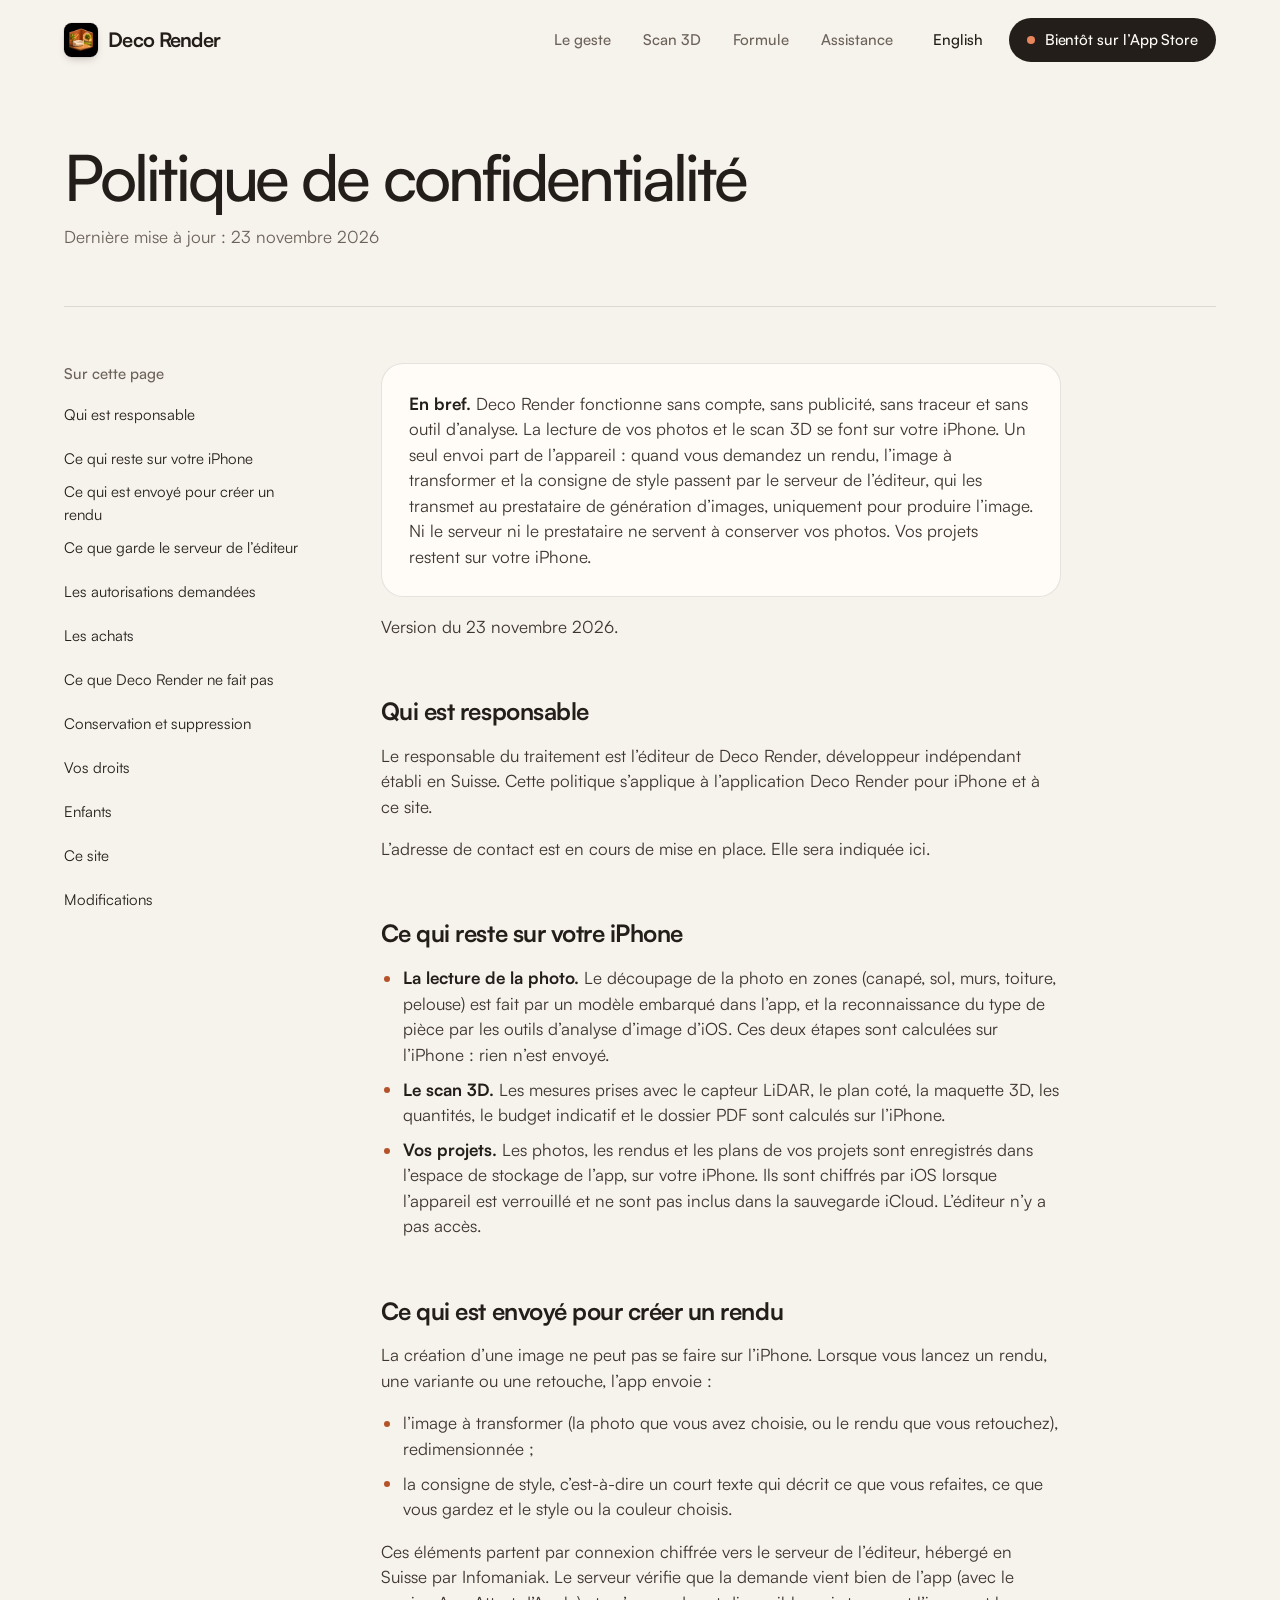
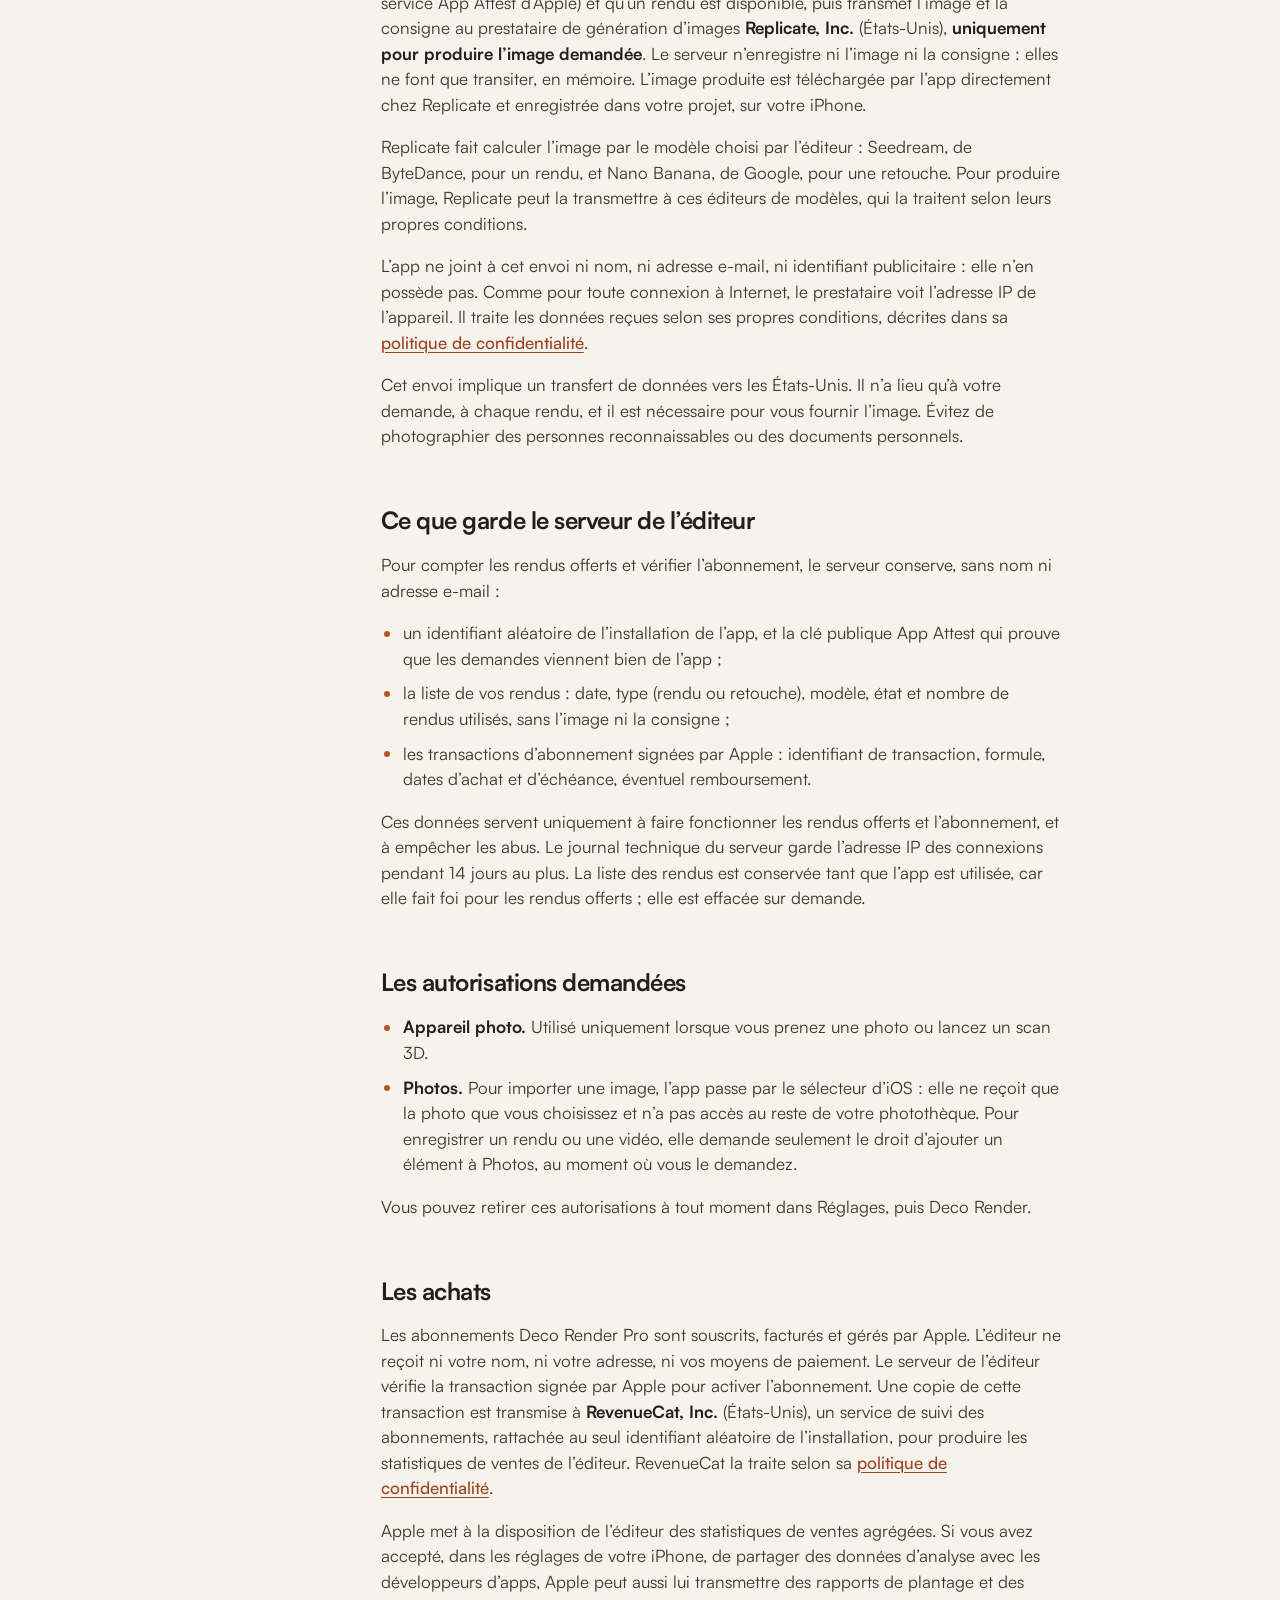
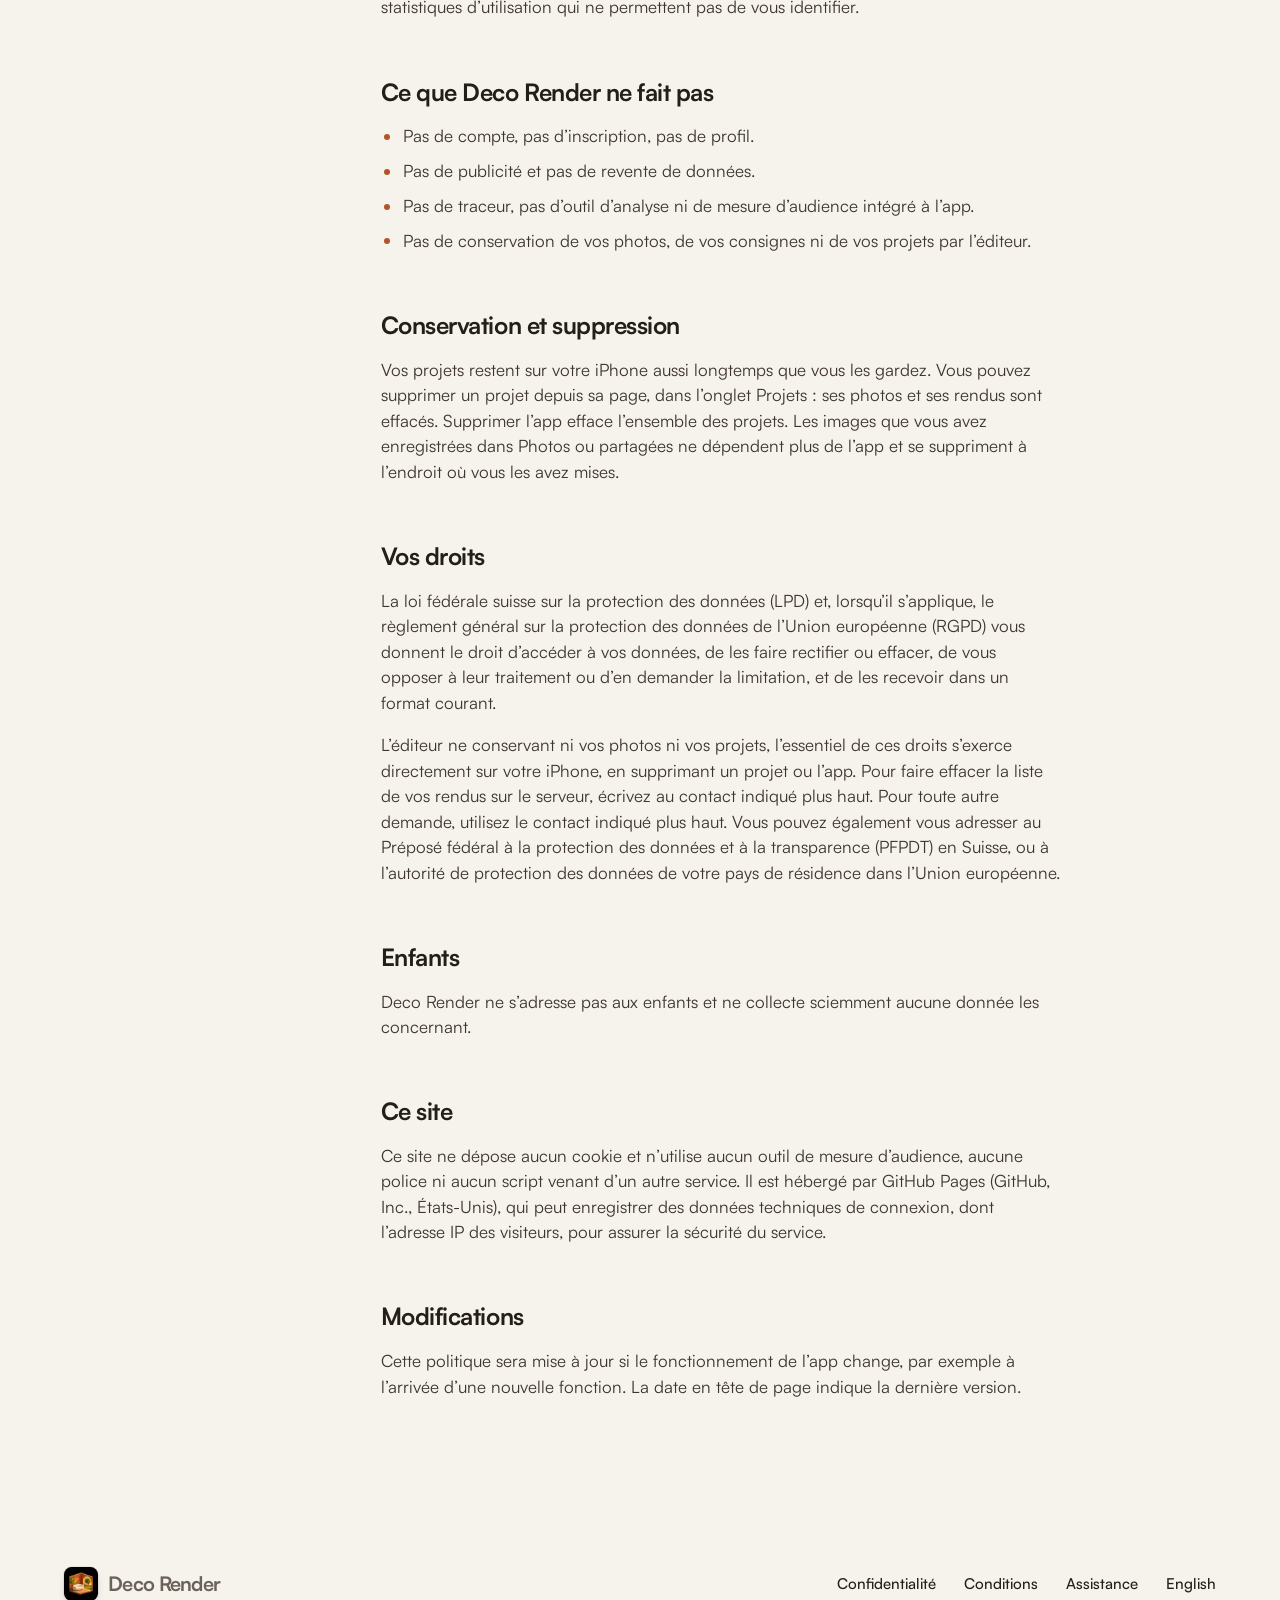
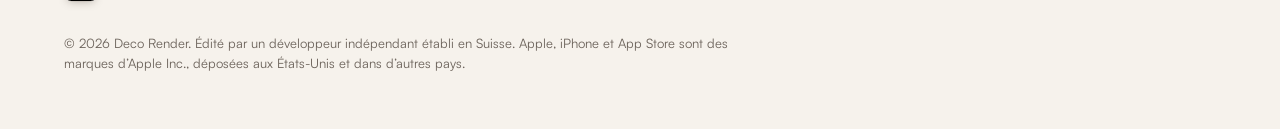
<file: confidentialite/index.html>
<!doctype html>
<html lang="fr">
<head>
<meta charset="utf-8">
<meta name="viewport" content="width=device-width, initial-scale=1">
<title>Confidentialité · Deco Render</title>
<meta name="description" content="Pas de compte, pas de publicité, pas de traceur. Ce qui reste sur votre iPhone, ce qui est envoyé pour créer un rendu, et vos droits.">
<meta name="theme-color" content="#F6F2EC">
<meta name="color-scheme" content="light">
<meta name="format-detection" content="telephone=no">
<link rel="canonical" href="https://alfred-pi.github.io/deco-render/confidentialite/">
<link rel="alternate" hreflang="fr" href="https://alfred-pi.github.io/deco-render/confidentialite/">
<link rel="alternate" hreflang="en" href="https://alfred-pi.github.io/deco-render/en/privacy/">
<link rel="alternate" hreflang="x-default" href="https://alfred-pi.github.io/deco-render/confidentialite/">
<meta property="og:type" content="website">
<meta property="og:site_name" content="Deco Render">
<meta property="og:title" content="Confidentialité · Deco Render">
<meta property="og:description" content="Pas de compte, pas de publicité, pas de traceur. Ce qui reste sur votre iPhone, ce qui est envoyé pour créer un rendu, et vos droits.">
<meta property="og:url" content="https://alfred-pi.github.io/deco-render/confidentialite/">
<meta property="og:locale" content="fr_FR">
<meta property="og:locale:alternate" content="en_GB">
<meta property="og:image" content="https://alfred-pi.github.io/deco-render/assets/img/og.jpg">
<meta property="og:image:width" content="1200">
<meta property="og:image:height" content="630">
<meta property="og:image:alt" content="Un salon avant et après son redesign en style Japandi par Deco Render.">
<meta name="twitter:card" content="summary_large_image">
<link rel="icon" type="image/png" sizes="32x32" href="../favicon-32.png">
<link rel="icon" type="image/png" sizes="192x192" href="../favicon-192.png">
<link rel="apple-touch-icon" href="../apple-touch-icon.png">
<link rel="preload" href="../assets/fonts/Satoshi-Regular.woff2" as="font" type="font/woff2" crossorigin>
<link rel="preload" href="../assets/fonts/Satoshi-Medium.woff2" as="font" type="font/woff2" crossorigin>
<link rel="stylesheet" href="../assets/site.css">
<script>(function(d){d.classList.add("js","reveal");setTimeout(function(){if(!window.DECO_RENDER_READY)d.classList.remove("reveal")},3000)})(document.documentElement)</script>
<script src="../assets/config.js" defer></script>
<script src="../assets/site.js" defer onerror="document.documentElement.classList.remove('js','reveal')"></script>
</head>
<body>
<a class="skip" href="#contenu">Aller au contenu</a>
<header class="wrap top">
  <a class="brand" href="../" aria-label="Deco Render, accueil"><img src="../assets/img/icone-192.webp" width="192" height="192" alt=""><span>Deco Render</span></a>
  <nav aria-label="Navigation principale"><ul><li><a href="../#geste">Le geste</a></li><li><a href="../#scan">Scan 3D</a></li><li><a href="../#formule">Formule</a></li><li><a href="../support/">Assistance</a></li></ul></nav>
  <a class="lang" href="../en/privacy/" lang="en" hreflang="en" title="English version">English</a>
  <span class="store store--small" data-store>Bientôt sur l’App Store</span>
</header>
<main id="contenu" class="wrap doc">
  <header class="doc__head">
    <h1>Politique de confidentialité</h1>
    <p class="muted">Dernière mise à jour : 23 novembre 2026</p>
  </header>
  <div class="doc__grid">
    <nav class="toc" aria-label="Sur cette page">
      <p>Sur cette page</p>
      <ul><li><a href="#responsable">Qui est responsable</a></li><li><a href="#iphone">Ce qui reste sur votre iPhone</a></li><li><a href="#rendu">Ce qui est envoyé pour créer un rendu</a></li><li><a href="#serveur">Ce que garde le serveur de l’éditeur</a></li><li><a href="#autorisations">Les autorisations demandées</a></li><li><a href="#achats">Les achats</a></li><li><a href="#absent">Ce que Deco Render ne fait pas</a></li><li><a href="#suppression">Conservation et suppression</a></li><li><a href="#droits">Vos droits</a></li><li><a href="#enfants">Enfants</a></li><li><a href="#site">Ce site</a></li><li><a href="#modifications">Modifications</a></li></ul>
    </nav>
    <article class="prose">
        <div class="brief">
          <p><strong>En bref.</strong> Deco Render fonctionne sans compte, sans publicité, sans traceur et sans outil d’analyse. La lecture de vos photos et le scan 3D se font sur votre iPhone. Un seul envoi part de l’appareil : quand vous demandez un rendu, l’image à transformer et la consigne de style passent par le serveur de l’éditeur, qui les transmet au prestataire de génération d’images, uniquement pour produire l’image. Ni le serveur ni le prestataire ne servent à conserver vos photos. Vos projets restent sur votre iPhone.</p>
        </div>

        <p>Version du 23 novembre 2026.</p>

        <h2 id="responsable">Qui est responsable</h2>
        <p>Le responsable du traitement est l’éditeur de Deco Render, développeur indépendant établi en Suisse. Cette politique s’applique à l’application Deco Render pour iPhone et à ce site.</p>
        <p data-publisher hidden></p>
        <p data-contact>L’adresse de contact est en cours de mise en place. Elle sera indiquée ici.</p>

        <h2 id="iphone">Ce qui reste sur votre iPhone</h2>
        <ul>
          <li><strong>La lecture de la photo.</strong> Le découpage de la photo en zones (canapé, sol, murs, toiture, pelouse) est fait par un modèle embarqué dans l’app, et la reconnaissance du type de pièce par les outils d’analyse d’image d’iOS. Ces deux étapes sont calculées sur l’iPhone : rien n’est envoyé.</li>
          <li><strong>Le scan 3D.</strong> Les mesures prises avec le capteur LiDAR, le plan coté, la maquette 3D, les quantités, le budget indicatif et le dossier PDF sont calculés sur l’iPhone.</li>
          <li><strong>Vos projets.</strong> Les photos, les rendus et les plans de vos projets sont enregistrés dans l’espace de stockage de l’app, sur votre iPhone. Ils sont chiffrés par iOS lorsque l’appareil est verrouillé et ne sont pas inclus dans la sauvegarde iCloud. L’éditeur n’y a pas accès.</li>
        </ul>

        <h2 id="rendu">Ce qui est envoyé pour créer un rendu</h2>
        <p>La création d’une image ne peut pas se faire sur l’iPhone. Lorsque vous lancez un rendu, une variante ou une retouche, l’app envoie :</p>
        <ul>
          <li>l’image à transformer (la photo que vous avez choisie, ou le rendu que vous retouchez), redimensionnée ;</li>
          <li>la consigne de style, c’est-à-dire un court texte qui décrit ce que vous refaites, ce que vous gardez et le style ou la couleur choisis.</li>
        </ul>
        <p>Ces éléments partent par connexion chiffrée vers le serveur de l’éditeur, hébergé en Suisse par Infomaniak. Le serveur vérifie que la demande vient bien de l’app (avec le service App Attest d’Apple) et qu’un rendu est disponible, puis transmet l’image et la consigne au prestataire de génération d’images <strong>Replicate, Inc.</strong> (États-Unis), <strong>uniquement pour produire l’image demandée</strong>. Le serveur n’enregistre ni l’image ni la consigne : elles ne font que transiter, en mémoire. L’image produite est téléchargée par l’app directement chez Replicate et enregistrée dans votre projet, sur votre iPhone.</p>
        <p>Replicate fait calculer l’image par le modèle choisi par l’éditeur : Seedream, de ByteDance, pour un rendu, et Nano Banana, de Google, pour une retouche. Pour produire l’image, Replicate peut la transmettre à ces éditeurs de modèles, qui la traitent selon leurs propres conditions.</p>
        <p>L’app ne joint à cet envoi ni nom, ni adresse e-mail, ni identifiant publicitaire : elle n’en possède pas. Comme pour toute connexion à Internet, le prestataire voit l’adresse IP de l’appareil. Il traite les données reçues selon ses propres conditions, décrites dans sa <a href="https://replicate.com/privacy" rel="noopener">politique de confidentialité</a>.</p>
        <p>Cet envoi implique un transfert de données vers les États-Unis. Il n’a lieu qu’à votre demande, à chaque rendu, et il est nécessaire pour vous fournir l’image. Évitez de photographier des personnes reconnaissables ou des documents personnels.</p>
        <h2 id="serveur">Ce que garde le serveur de l’éditeur</h2>
        <p>Pour compter les rendus offerts et vérifier l’abonnement, le serveur conserve, sans nom ni adresse e-mail :</p>
        <ul>
          <li>un identifiant aléatoire de l’installation de l’app, et la clé publique App Attest qui prouve que les demandes viennent bien de l’app ;</li>
          <li>la liste de vos rendus : date, type (rendu ou retouche), modèle, état et nombre de rendus utilisés, sans l’image ni la consigne ;</li>
          <li>les transactions d’abonnement signées par Apple : identifiant de transaction, formule, dates d’achat et d’échéance, éventuel remboursement.</li>
        </ul>
        <p>Ces données servent uniquement à faire fonctionner les rendus offerts et l’abonnement, et à empêcher les abus. Le journal technique du serveur garde l’adresse IP des connexions pendant 14 jours au plus. La liste des rendus est conservée tant que l’app est utilisée, car elle fait foi pour les rendus offerts ; elle est effacée sur demande.</p>

        <h2 id="autorisations">Les autorisations demandées</h2>
        <ul>
          <li><strong>Appareil photo.</strong> Utilisé uniquement lorsque vous prenez une photo ou lancez un scan 3D.</li>
          <li><strong>Photos.</strong> Pour importer une image, l’app passe par le sélecteur d’iOS : elle ne reçoit que la photo que vous choisissez et n’a pas accès au reste de votre photothèque. Pour enregistrer un rendu ou une vidéo, elle demande seulement le droit d’ajouter un élément à Photos, au moment où vous le demandez.</li>
        </ul>
        <p>Vous pouvez retirer ces autorisations à tout moment dans Réglages, puis Deco Render.</p>

        <h2 id="achats">Les achats</h2>
        <p>Les abonnements Deco Render Pro sont souscrits, facturés et gérés par Apple. L’éditeur ne reçoit ni votre nom, ni votre adresse, ni vos moyens de paiement. Le serveur de l’éditeur vérifie la transaction signée par Apple pour activer l’abonnement. Une copie de cette transaction est transmise à <strong>RevenueCat, Inc.</strong> (États-Unis), un service de suivi des abonnements, rattachée au seul identifiant aléatoire de l’installation, pour produire les statistiques de ventes de l’éditeur. RevenueCat la traite selon sa <a href="https://www.revenuecat.com/privacy" rel="noopener">politique de confidentialité</a>.</p>
        <p>Apple met à la disposition de l’éditeur des statistiques de ventes agrégées. Si vous avez accepté, dans les réglages de votre iPhone, de partager des données d’analyse avec les développeurs d’apps, Apple peut aussi lui transmettre des rapports de plantage et des statistiques d’utilisation qui ne permettent pas de vous identifier.</p>

        <h2 id="absent">Ce que Deco Render ne fait pas</h2>
        <ul>
          <li>Pas de compte, pas d’inscription, pas de profil.</li>
          <li>Pas de publicité et pas de revente de données.</li>
          <li>Pas de traceur, pas d’outil d’analyse ni de mesure d’audience intégré à l’app.</li>
          <li>Pas de conservation de vos photos, de vos consignes ni de vos projets par l’éditeur.</li>
        </ul>

        <h2 id="suppression">Conservation et suppression</h2>
        <p>Vos projets restent sur votre iPhone aussi longtemps que vous les gardez. Vous pouvez supprimer un projet depuis sa page, dans l’onglet Projets : ses photos et ses rendus sont effacés. Supprimer l’app efface l’ensemble des projets. Les images que vous avez enregistrées dans Photos ou partagées ne dépendent plus de l’app et se suppriment à l’endroit où vous les avez mises.</p>
        <h2 id="droits">Vos droits</h2>
        <p>La loi fédérale suisse sur la protection des données (LPD) et, lorsqu’il s’applique, le règlement général sur la protection des données de l’Union européenne (RGPD) vous donnent le droit d’accéder à vos données, de les faire rectifier ou effacer, de vous opposer à leur traitement ou d’en demander la limitation, et de les recevoir dans un format courant.</p>
        <p>L’éditeur ne conservant ni vos photos ni vos projets, l’essentiel de ces droits s’exerce directement sur votre iPhone, en supprimant un projet ou l’app. Pour faire effacer la liste de vos rendus sur le serveur, écrivez au contact indiqué plus haut. Pour toute autre demande, utilisez le contact indiqué plus haut. Vous pouvez également vous adresser au Préposé fédéral à la protection des données et à la transparence (PFPDT) en Suisse, ou à l’autorité de protection des données de votre pays de résidence dans l’Union européenne.</p>

        <h2 id="enfants">Enfants</h2>
        <p>Deco Render ne s’adresse pas aux enfants et ne collecte sciemment aucune donnée les concernant.</p>

        <h2 id="site">Ce site</h2>
        <p>Ce site ne dépose aucun cookie et n’utilise aucun outil de mesure d’audience, aucune police ni aucun script venant d’un autre service. Il est hébergé par GitHub Pages (GitHub, Inc., États-Unis), qui peut enregistrer des données techniques de connexion, dont l’adresse IP des visiteurs, pour assurer la sécurité du service.</p>

        <h2 id="modifications">Modifications</h2>
        <p>Cette politique sera mise à jour si le fonctionnement de l’app change, par exemple à l’arrivée d’une nouvelle fonction. La date en tête de page indique la dernière version.</p>
    </article>
  </div>
</main>
<footer class="bottom">
  <div class="wrap">
    <a class="brand" href="../" aria-label="Deco Render, accueil"><img src="../assets/img/icone-192.webp" width="192" height="192" loading="lazy" alt=""><span>Deco Render</span></a>
    <nav aria-label="Liens utiles"><ul>
      <li><a href="../confidentialite/">Confidentialité</a></li>
      <li><a href="../conditions/">Conditions</a></li>
      <li><a href="../support/">Assistance</a></li>
      <li><a href="../en/privacy/" lang="en" hreflang="en">English</a></li>
    </ul></nav>
    <p>© 2026 Deco Render. Édité par un développeur indépendant établi en Suisse. Apple, iPhone et App Store sont des marques d’Apple Inc., déposées aux États-Unis et dans d’autres pays.</p>
  </div>
</footer>
</body>
</html>
</file>
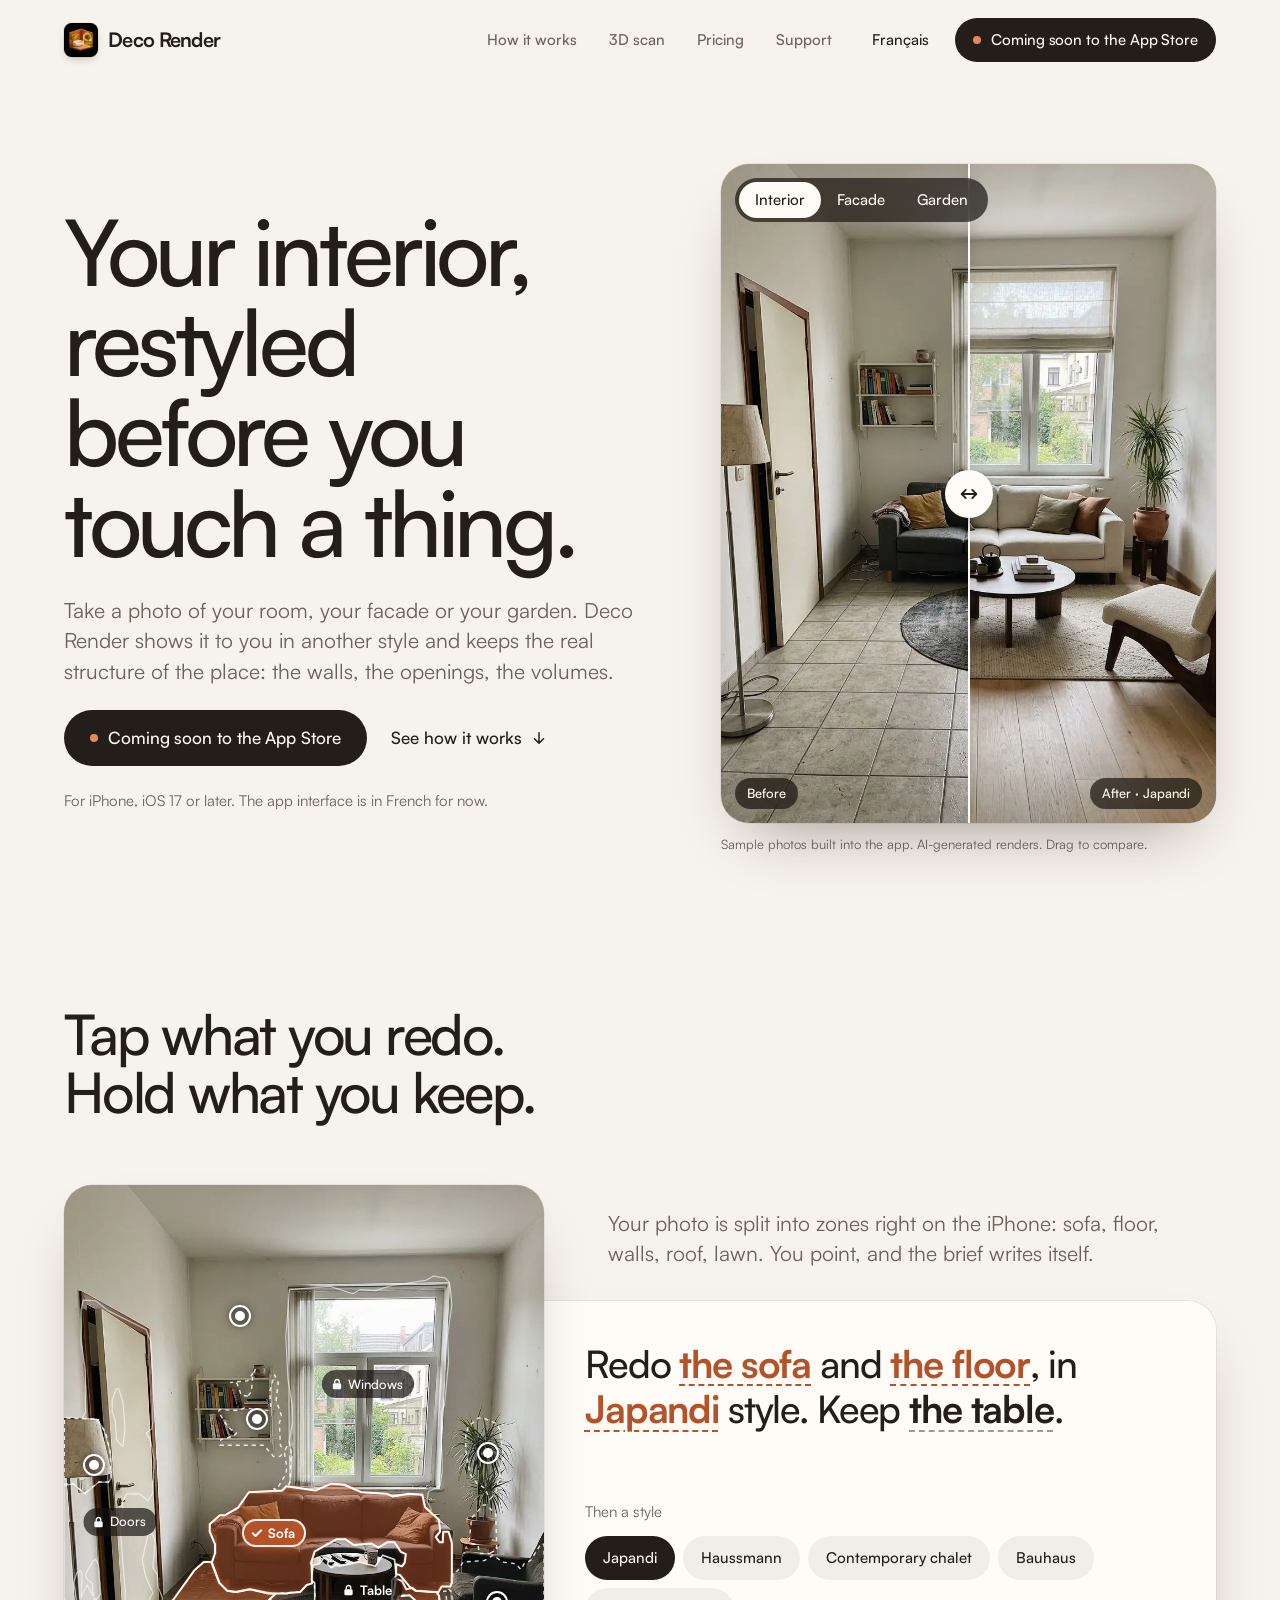
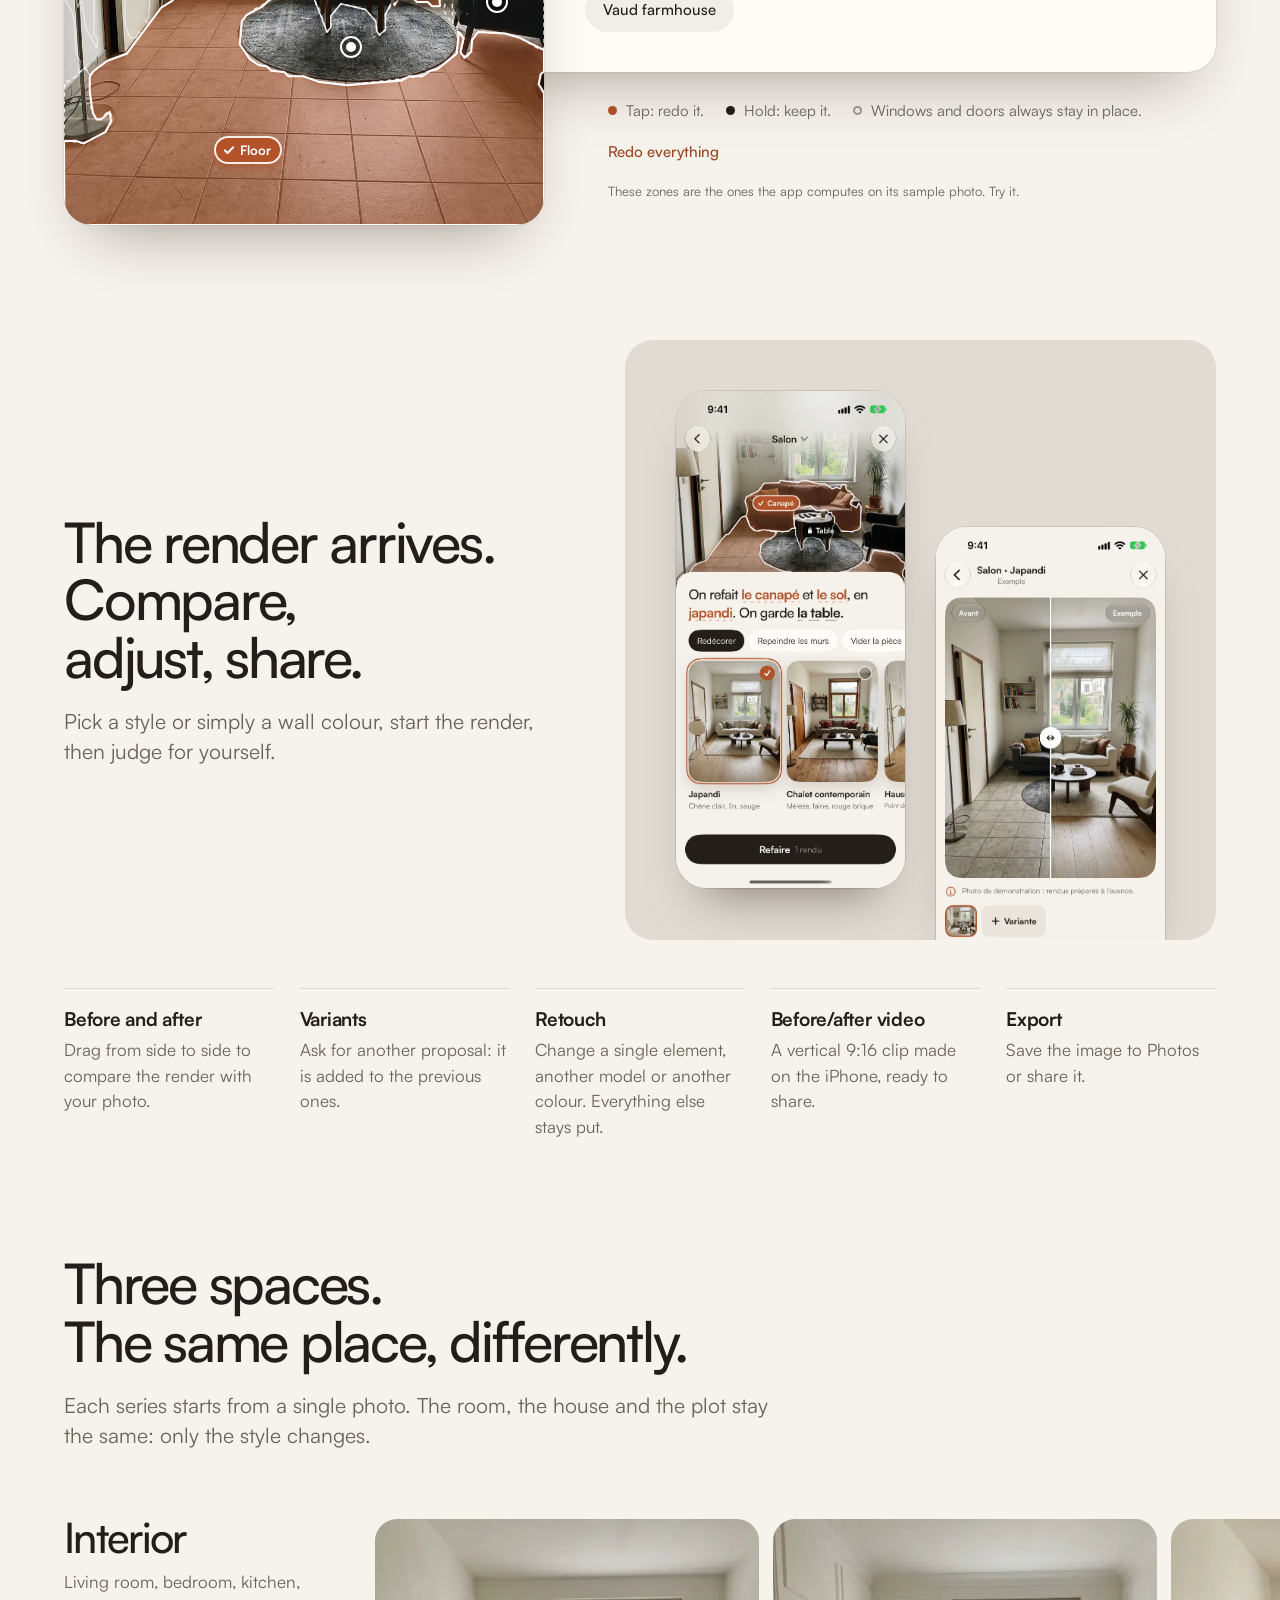
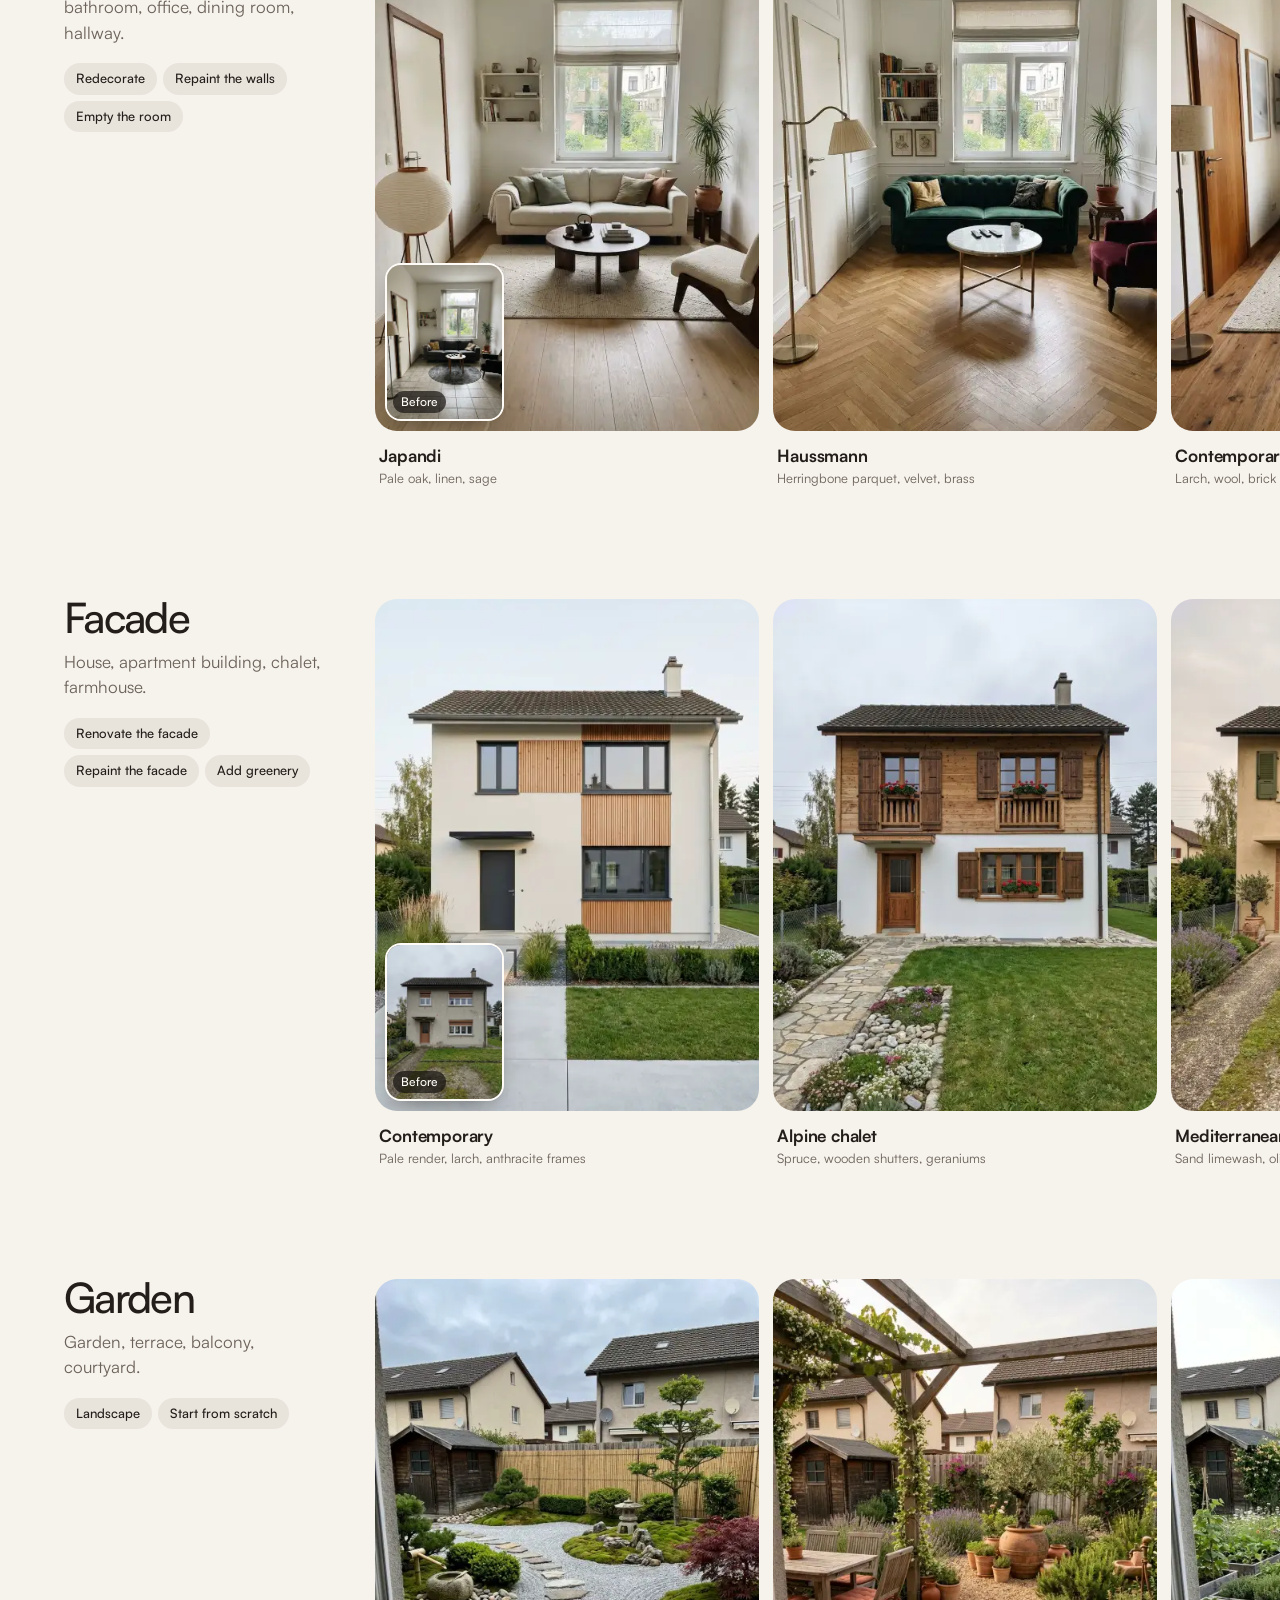
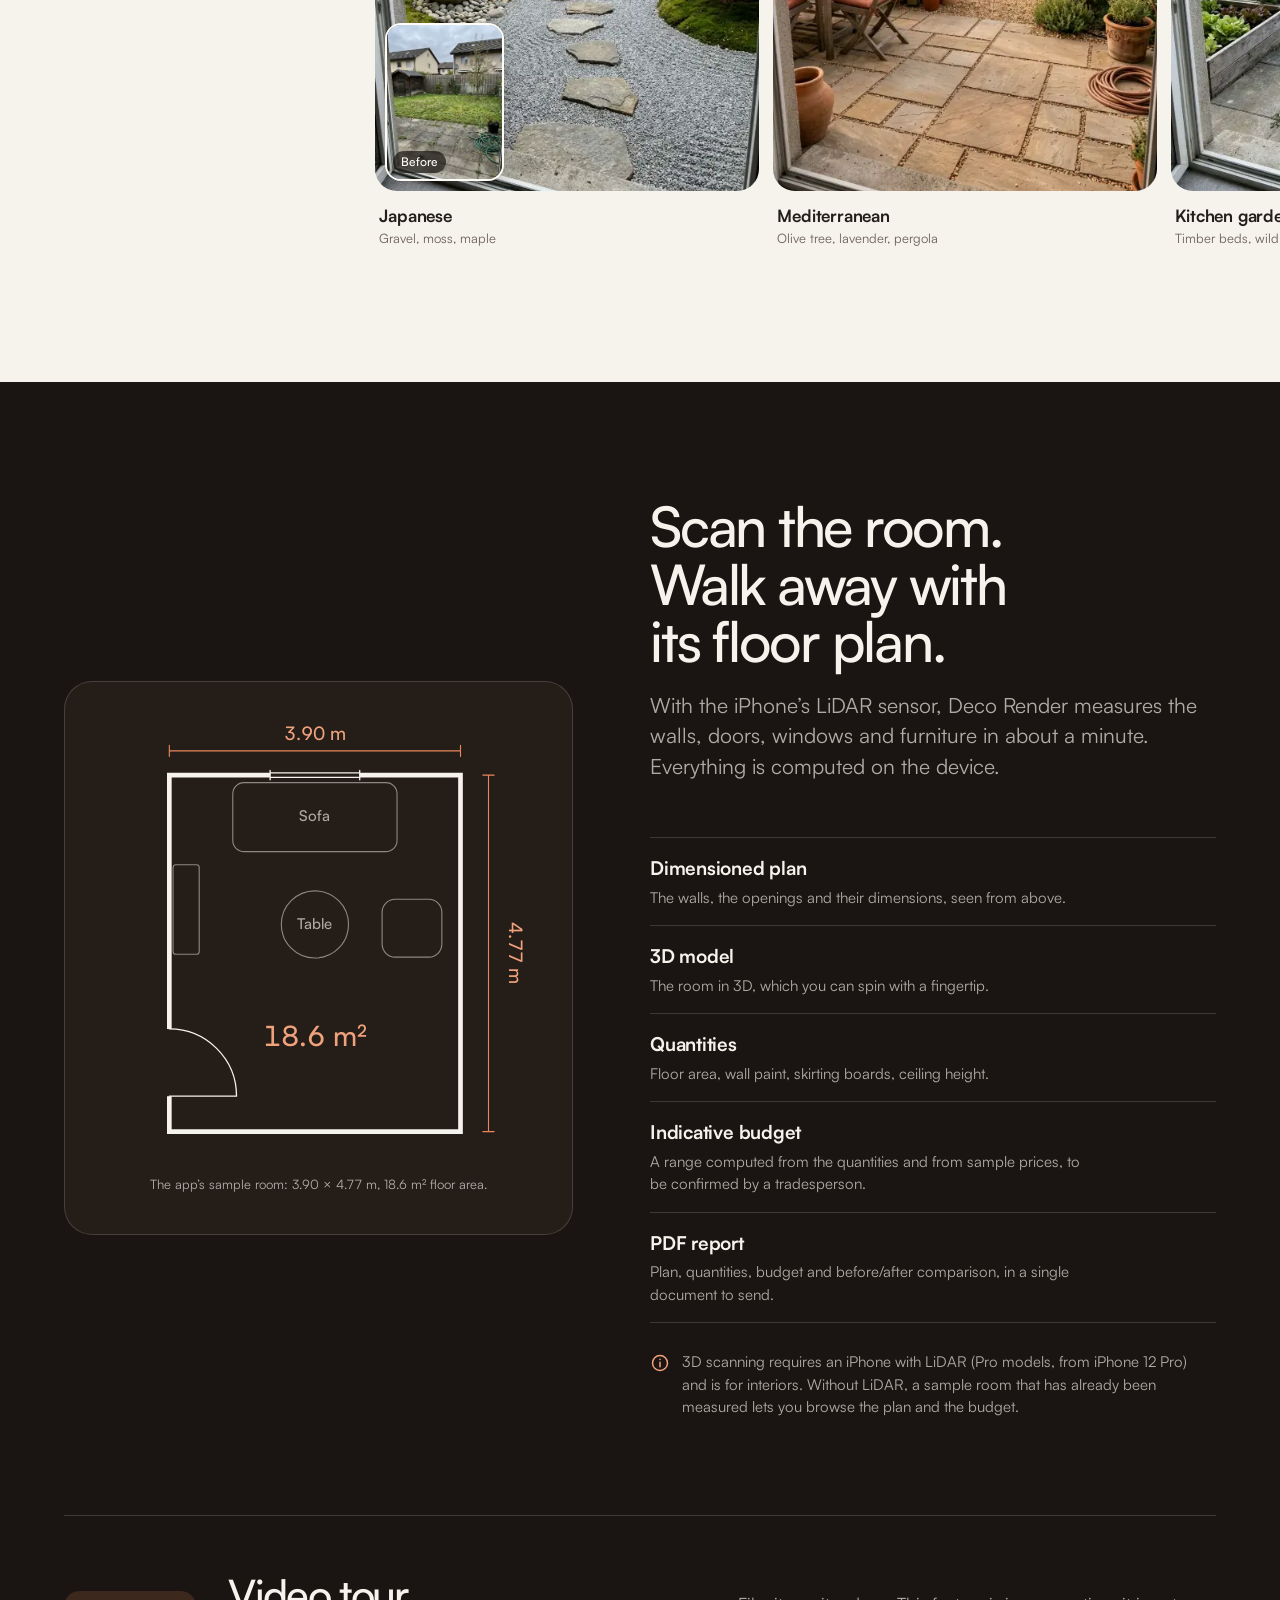
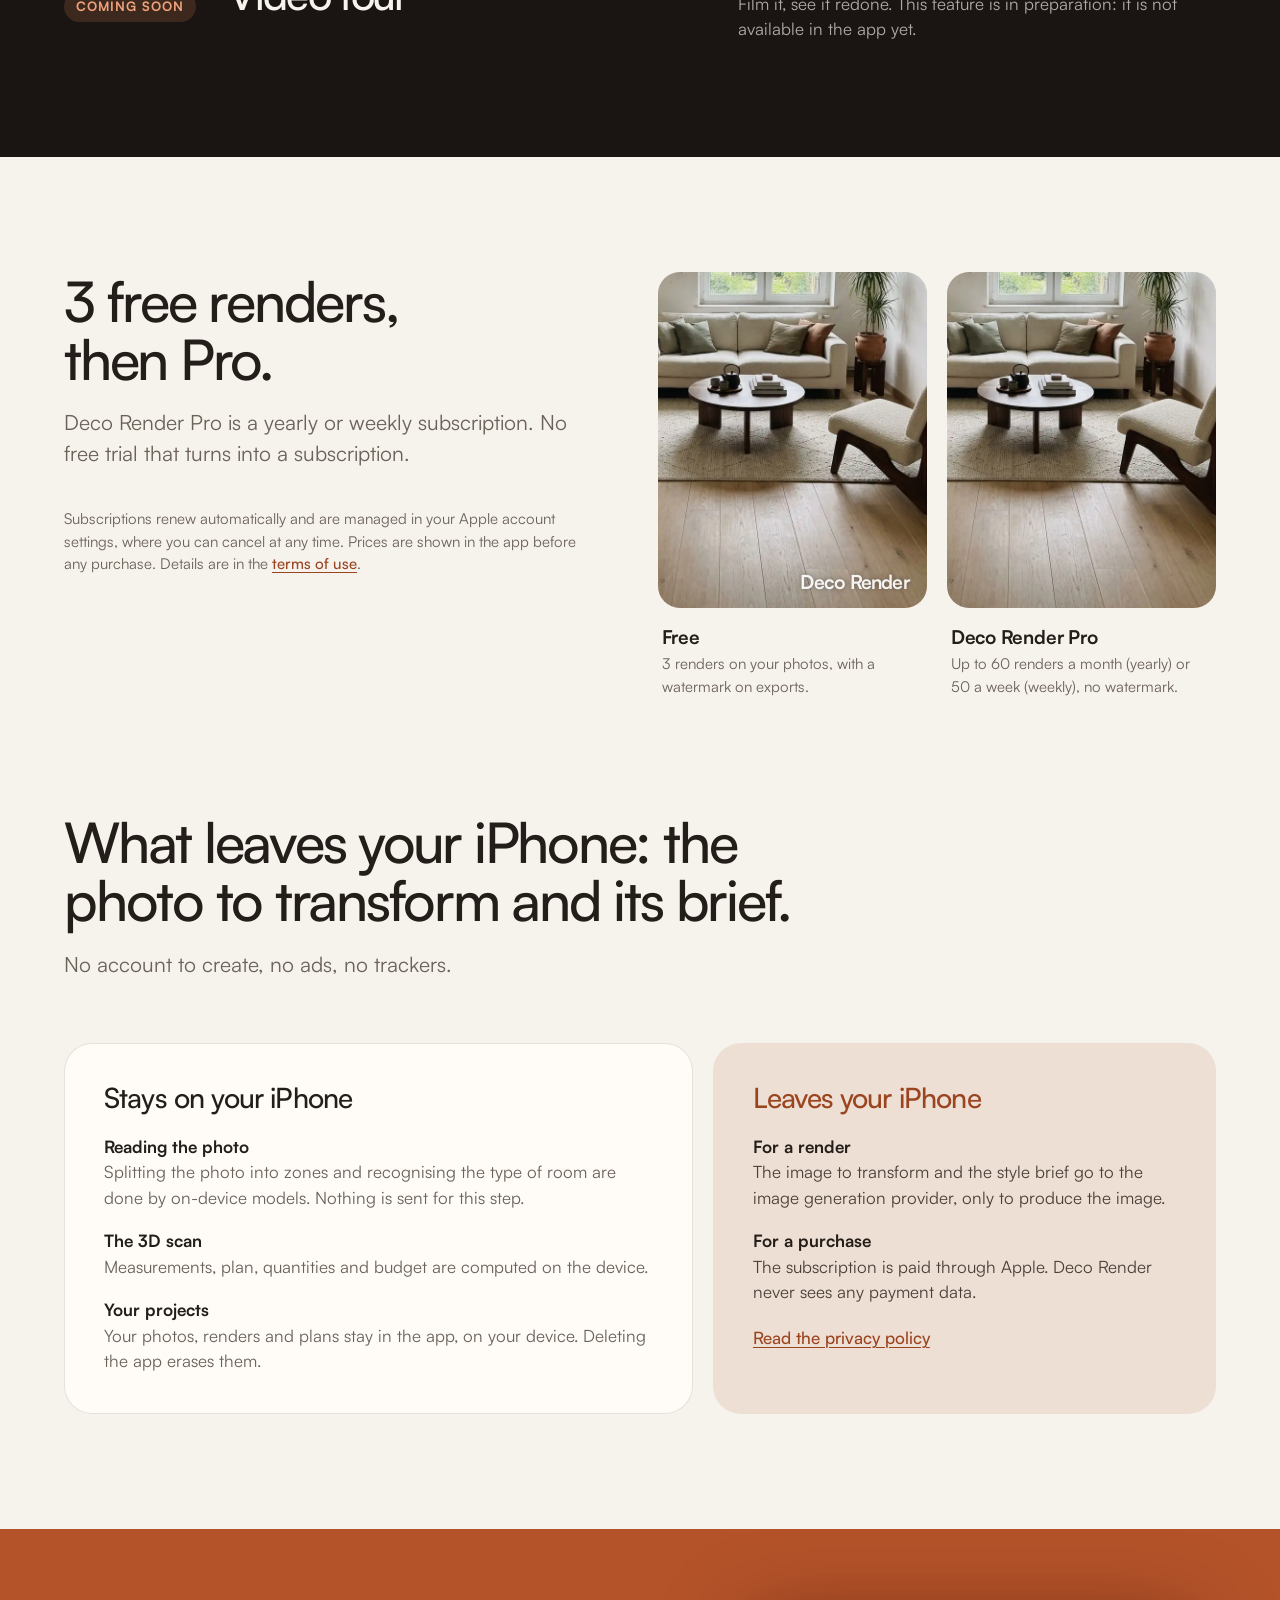
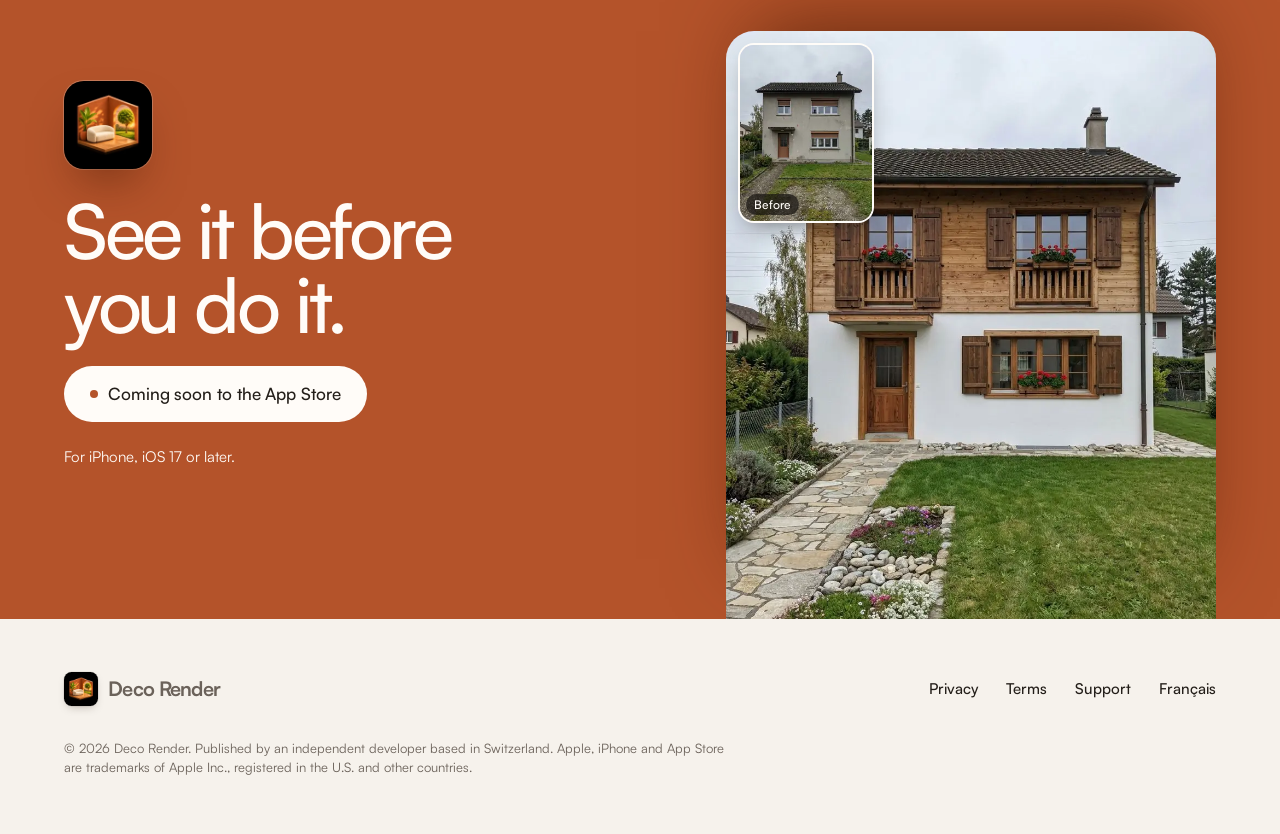
<file: en/index.html>
<!doctype html>
<html lang="en">
<head>
<meta charset="utf-8">
<meta name="viewport" content="width=device-width, initial-scale=1">
<title>Deco Render · Your interior, facade or garden restyled before you touch a thing</title>
<meta name="description" content="Take a photo of a room, a facade or a garden: Deco Render shows it in another style and keeps the real structure. 3D scan, dimensioned plan and indicative budget on iPhone with LiDAR.">
<meta name="theme-color" content="#F6F2EC">
<meta name="color-scheme" content="light">
<meta name="format-detection" content="telephone=no">
<link rel="canonical" href="https://alfred-pi.github.io/deco-render/en/">
<link rel="alternate" hreflang="fr" href="https://alfred-pi.github.io/deco-render/">
<link rel="alternate" hreflang="en" href="https://alfred-pi.github.io/deco-render/en/">
<link rel="alternate" hreflang="x-default" href="https://alfred-pi.github.io/deco-render/">
<meta property="og:type" content="website">
<meta property="og:site_name" content="Deco Render">
<meta property="og:title" content="Deco Render · Your interior, facade or garden restyled before you touch a thing">
<meta property="og:description" content="Take a photo of a room, a facade or a garden: Deco Render shows it in another style and keeps the real structure. 3D scan, dimensioned plan and indicative budget on iPhone with LiDAR.">
<meta property="og:url" content="https://alfred-pi.github.io/deco-render/en/">
<meta property="og:locale" content="en_GB">
<meta property="og:locale:alternate" content="fr_FR">
<meta property="og:image" content="https://alfred-pi.github.io/deco-render/assets/img/og.jpg">
<meta property="og:image:width" content="1200">
<meta property="og:image:height" content="630">
<meta property="og:image:alt" content="A living room before and after its Japandi redesign by Deco Render.">
<meta name="twitter:card" content="summary_large_image">
<link rel="icon" type="image/png" sizes="32x32" href="../favicon-32.png">
<link rel="icon" type="image/png" sizes="192x192" href="../favicon-192.png">
<link rel="apple-touch-icon" href="../apple-touch-icon.png">
<link rel="preload" href="../assets/fonts/Satoshi-Regular.woff2" as="font" type="font/woff2" crossorigin>
<link rel="preload" href="../assets/fonts/Satoshi-Medium.woff2" as="font" type="font/woff2" crossorigin>
<link rel="stylesheet" href="../assets/site.css">
<script>(function(d){d.classList.add("js","reveal");setTimeout(function(){if(!window.DECO_RENDER_READY)d.classList.remove("reveal")},3000)})(document.documentElement)</script>
<script src="../assets/config.js" defer></script>
<script src="../assets/site.js" defer onerror="document.documentElement.classList.remove('js','reveal')"></script>
</head>
<body>
<a class="skip" href="#contenu">Skip to content</a>
<header class="wrap top">
  <a class="brand" href="../en/" aria-label="Deco Render, home"><img src="../assets/img/icone-192.webp" width="192" height="192" alt=""><span>Deco Render</span></a>
  <nav aria-label="Main navigation"><ul><li><a href="#geste">How it works</a></li><li><a href="#scan">3D scan</a></li><li><a href="#formule">Pricing</a></li><li><a href="../en/support/">Support</a></li></ul></nav>
  <a class="lang" href="../" lang="fr" hreflang="fr" title="Version française">Français</a>
  <span class="store store--small" data-store>Coming soon to the App Store</span>
</header>
<main id="contenu">

  <section class="wrap hero">
    <h1 class="display hero__title">Your <span class="swap" data-hero-word>interior</span>, restyled before you touch a thing.</h1>

    <figure class="compare hero__compare" data-compare>
      <div class="compare__stage">
        <img class="compare__img" data-before src="../assets/img/hero/interieur-avant.webp" width="896" height="1200" fetchpriority="high" alt="Before: a living room with white walls, a grey sofa, a dark rug and pale floor tiles, with a large window at the back.">
        <img class="compare__img compare__after" data-after src="../assets/img/hero/interieur-apres.webp" width="896" height="1200" alt="After, in Japandi style: the same room and the same window, with a pale wood floor, a linen sofa, a round wooden table and a paper lamp.">
        <span class="tag tag--before">Before</span>
        <span class="tag tag--after" data-after-label>After · Japandi</span>
        <input class="compare__range" type="range" min="0" max="100" step="1" value="50" aria-label="Compare before and after">
        <span class="compare__handle" aria-hidden="true"></span>
        <fieldset class="spaces">
          <legend class="sr">Space shown</legend>
          <input type="radio" name="espace" id="espace-interieur" checked
            data-word="interior" data-style="Japandi"
            data-before="../assets/img/hero/interieur-avant.webp" data-after="../assets/img/hero/interieur-apres.webp"
            data-before-alt="Before: a living room with white walls, a grey sofa, a dark rug and pale floor tiles, with a large window at the back."
            data-after-alt="After, in Japandi style: the same room and the same window, with a pale wood floor, a linen sofa, a round wooden table and a paper lamp.">
          <label for="espace-interieur">Interior</label>
          <input type="radio" name="espace" id="espace-facade"
            data-word="facade" data-style="Alpine chalet"
            data-before="../assets/img/hero/facade-avant.webp" data-after="../assets/img/hero/facade-apres.webp"
            data-before-alt="Before: a two-storey house with grey render, a dark roof and a gravel path across the lawn."
            data-after-alt="After, in alpine chalet style: the same house, with timber cladding upstairs, wooden shutters, geraniums at the windows and a stone path.">
          <label for="espace-facade">Facade</label>
          <input type="radio" name="espace" id="espace-jardin"
            data-word="garden" data-style="Mediterranean"
            data-before="../assets/img/hero/jardin-avant.webp" data-after="../assets/img/hero/jardin-apres.webp"
            data-before-alt="Before: a garden seen from the house, with terrace slabs, a lawn, a shed and a fence."
            data-after-alt="After, in Mediterranean style: the same garden, with a pergola, a table, terracotta pots, an olive tree and lavender.">
          <label for="espace-jardin">Garden</label>
        </fieldset>
      </div>
      <figcaption class="foot">Sample photos built into the app. AI-generated renders. Drag to compare.</figcaption>
    </figure>

    <div class="hero__rest">
      <p class="lead">Take a photo of your room, your facade or your garden. Deco Render shows it to you in another style and keeps the real structure of the place: the walls, the openings, the volumes.</p>
      <div class="hero__actions">
        <span class="store" data-store="badge">Coming soon to the App Store</span>
        <a class="more" href="#geste">See how it works <svg viewBox="0 0 24 24" fill="none" stroke="currentColor" stroke-width="2" stroke-linecap="round" stroke-linejoin="round" aria-hidden="true"><path d="M12 5v14M6 13l6 6 6-6"/></svg></a>
      </div>
      <p class="hero__meta small">For iPhone, iOS 17 or later. The app interface is in French for now.</p>
    </div>
  </section>

  <section class="section" id="geste">
    <div class="wrap gesture" data-demo data-redo="sofa floor" data-keep="table">
      <h2 class="h2 gesture__head" data-reveal><span>Tap what you redo.</span> <span>Hold what you keep.</span></h2>
      <p class="lead gesture__lead" data-reveal>Your photo is split into zones right on the iPhone: sofa, floor, walls, roof, lawn. You point, and the brief writes itself.</p>

      <div class="gesture__photo" data-reveal>
        <div class="zonephoto" data-zonephoto>
          <img src="../assets/img/hero/interieur-avant.webp" width="896" height="1200" loading="lazy" alt="The sample living room split into zones: sofa, seating, table, rug, shelves, lights, plants, floor and walls, plus the windows and doors, which are always kept.">
            <svg class="zones" viewBox="0 0 896 1200" preserveAspectRatio="none" aria-hidden="true">
              <path class="zone zone--backdrop" data-zone="walls" data-state="none" d="M62 867 62 850 56 845 56 773 43 750 32 775 38 797 38 821 61 868ZM136 848 139 838 145 841 151 836 164 816 152 821 158 810 160 775 166 765 146 714 157 656 165 654 170 668 166 717 174 730 176 754 184 775 182 792 185 793 197 779 203 779 253 713 276 706 282 690 282 674 272 650 272 636 279 627 325 605 345 576 371 573 381 560 403 557 414 542 416 529 411 501 403 509 391 509 373 488 259 488 250 465 248 430 252 425 252 411 244 379 251 364 289 372 337 370 361 340 389 346 400 371 396 403 406 433 402 446 404 489 413 496 424 467 426 414 418 363 412 248 418 200 427 193 497 190 539 204 553 196 581 198 613 188 675 179 689 171 715 177 722 189 724 224 716 283 716 355 710 414 704 425 706 537 702 564 683 571 678 585 686 612 700 628 700 668 708 668 709 648 718 650 724 671 725 731 745 707 793 702 801 691 773 691 754 682 758 628 773 608 789 600 805 616 808 625 808 684 804 692 811 702 843 710 851 721 859 710 871 704 878 690 896 671 896 63 883 64 827 126 803 137 741 131 687 134 661 129 521 137 383 131 291 134 275 129 241 137 187 83 148 33 146 15 155 0 0 1 0 430 15 439 31 439 40 425 40 347 32 296 32 234 37 214 59 217 83 236 137 260 158 277 162 293 166 443 164 457 154 465 162 481 168 513 166 577 157 592 141 579 117 579 108 596 110 607 104 633 114 759 114 826 123 849 135 849ZM795 589 785 568 771 560 758 542 750 497 750 467 754 454 773 437 783 437 807 447 814 459 820 508 806 577 796 588ZM110 489 114 475 110 406 99 380 90 403 90 425 96 443 98 478 109 490ZM16 923 28 915 30 893 22 877 22 834 14 797 1 777 0 875 10 883 6 917 15 924Z"/>
              <path class="zone" data-zone="floor" data-state="redo" d="M896 1199 896 952 886 936 890 917 896 912 896 872 851 849 823 841 773 838 762 853 760 875 747 887 740 875 746 850 737 838 733 879 697 908 683 911 669 921 645 921 631 929 529 938 477 932 447 921 419 921 411 913 387 911 379 903 363 900 347 889 328 861 332 818 341 806 371 790 394 767 347 758 321 763 305 761 290 746 275 707 261 707 243 723 203 779 181 793 117 879 81 892 53 913 48 923 48 950 54 990 61 1002 69 1002 85 988 88 1006 77 1026 37 1047 21 1042 0 1043 1 1200 895 1200ZM702 789 700 770 695 763 657 761 651 755 639 758 631 742 619 739 616 767 612 773 617 788 625 771 645 769 659 782 679 782 687 790 701 790Z"/>
              <path class="zone zone--fixed" data-fixed="windows" d="M686 609 678 593 680 575 702 564 706 537 704 425 710 414 718 331 716 283 724 224 720 183 711 174 689 171 675 179 613 188 581 198 553 196 539 204 497 190 421 196 414 285 418 363 426 414 426 449 420 481 424 502 424 545 420 564 469 573 499 560 511 560 555 576 603 579 613 584 659 579 669 581 674 604 685 611Z"/>
              <path class="zone zone--fixed" data-fixed="doors" d="M158 821 182 792 184 775 176 754 174 730 166 717 170 668 165 654 157 656 146 703 152 733 166 765 160 775 158 810 152 818 157 822ZM50 920 61 905 81 892 117 879 144 842 139 838 135 849 123 849 114 826 114 759 104 633 110 607 108 596 117 579 141 579 157 592 166 577 168 513 162 481 154 465 164 457 166 443 166 358 162 293 153 271 83 236 59 217 36 216 32 234 32 296 40 347 40 425 34 438 61 439 74 457 86 500 90 534 88 550 83 557 65 557 39 579 17 560 0 564 0 775 14 797 20 821 22 877 30 893 28 915 39 905 49 921ZM61 868 40 829 34 781 30 781 26 792 18 746 24 727 31 723 34 730 32 773 43 750 55 771 52 746 42 738 40 730 55 704 59 702 64 711 68 767 61 777 56 775 56 845 62 850 62 867ZM109 490 98 478 96 443 90 425 90 403 98 382 102 382 110 406 114 457 110 489Z"/>
              <path class="zone" data-zone="sofa" data-state="redo" d="M418 765 441 763 453 750 463 747 462 706 468 687 509 664 525 664 541 675 573 672 587 680 603 670 617 670 629 688 638 692 636 708 631 715 620 711 620 730 627 731 645 753 657 761 687 763 699 763 705 753 721 753 724 746 724 671 718 650 708 650 707 670 701 670 694 660 702 650 700 628 674 604 669 581 643 579 613 584 603 579 555 576 523 562 499 560 469 573 415 565 407 573 345 576 325 605 301 619 291 619 272 636 272 650 282 674 282 690 276 708 290 746 305 761 321 763 347 758 381 766 417 766Z"/>
              <path class="zone" data-zone="rug" data-state="none" d="M544 936 669 921 683 911 697 908 733 879 736 840 708 797 714 778 713 761 696 765 704 786 701 790 687 790 679 782 659 782 645 769 629 769 617 788 613 774 610 789 600 805 600 834 589 844 584 837 582 818 563 796 517 785 498 808 498 829 491 838 476 792 470 786 467 745 453 750 441 763 395 766 385 779 351 798 332 818 328 861 347 889 363 900 379 903 387 911 411 913 419 921 447 921 477 932 543 938Z"/>
              <path class="zone" data-zone="chair" data-state="none" d="M752 885 760 875 762 853 773 838 823 841 851 849 889 871 896 869 896 674 891 672 871 704 859 710 853 721 843 710 819 707 801 694 785 704 745 707 735 723 726 727 724 746 718 757 724 765 726 821 746 850 740 875 751 887Z"/>
              <path class="zone" data-zone="lamp" data-state="none" d="M40 577 65 557 83 557 88 550 86 500 78 465 61 439 1 437 0 561 17 560 39 579ZM38 1046 77 1026 86 1014 88 992 81 988 69 1002 58 998 50 979 48 915 39 905 13 929 1 932 0 1041 37 1047Z"/>
              <path class="zone" data-zone="table" data-state="keep" d="M590 842 600 834 600 805 612 781 612 741 620 733 617 702 595 694 581 715 551 707 515 715 507 713 499 718 492 711 494 703 485 699 477 710 465 713 462 741 468 746 468 778 491 838 498 829 498 808 517 785 563 796 582 818 584 837 589 844Z"/>
              <path class="zone" data-zone="plant" data-state="none" d="M796 588 806 577 820 508 814 459 807 447 783 437 773 437 755 453 750 467 750 497 758 542 771 560 785 568 795 589ZM796 690 808 684 806 617 789 600 783 600 761 624 756 671 773 675 775 691 795 691Z"/>
              <path class="zone" data-zone="shelf" data-state="none" d="M408 572 422 558 424 502 421 482 413 496 404 489 402 446 406 433 396 403 400 371 393 356 384 387 386 417 381 423 337 418 325 423 291 421 288 425 307 455 322 465 317 471 293 477 291 488 373 488 391 509 403 509 411 501 416 529 414 542 397 571 392 569 393 573 407 573ZM344 395 350 387 352 358 357 346 343 367 311 370 323 372 331 394 343 396Z"/>
            </svg>
            <button type="button" class="pin" data-zone="walls" data-state="none" data-label="Walls" data-phrase="the walls" style="--x:36.6%;--y:20.5%"><span class="pin__label">Walls</span></button>
            <button type="button" class="pin" data-zone="floor" data-state="redo" data-label="Floor" data-phrase="the floor" style="--x:38.4%;--y:88.4%"><span class="pin__label">Floor</span></button>
            <span class="pin pin--fixed" data-fixed="windows" style="--x:63.4%;--y:31.2%"><span class="sr">Always kept: </span>Windows</span>
            <span class="pin pin--fixed" data-fixed="doors" style="--x:6.2%;--y:52.7%"><span class="sr">Always kept: </span>Doors</span>
            <button type="button" class="pin" data-zone="sofa" data-state="redo" data-label="Sofa" data-phrase="the sofa" style="--x:43.8%;--y:54.5%"><span class="pin__label">Sofa</span></button>
            <button type="button" class="pin" data-zone="rug" data-state="none" data-label="Rug" data-phrase="the rug" style="--x:59.8%;--y:72.3%"><span class="pin__label">Rug</span></button>
            <button type="button" class="pin" data-zone="chair" data-state="none" data-label="Seating" data-phrase="the seating" style="--x:90.2%;--y:65.2%"><span class="pin__label">Seating</span></button>
            <button type="button" class="pin" data-zone="lamp" data-state="none" data-label="Lights" data-phrase="the lights" style="--x:6.2%;--y:43.8%"><span class="pin__label">Lights</span></button>
            <button type="button" class="pin" data-zone="table" data-state="keep" data-label="Table" data-phrase="the table" style="--x:63.4%;--y:63.4%"><span class="pin__label">Table</span></button>
            <button type="button" class="pin" data-zone="plant" data-state="none" data-label="Plants" data-phrase="the plants" style="--x:88.4%;--y:42.0%"><span class="pin__label">Plants</span></button>
            <button type="button" class="pin" data-zone="shelf" data-state="none" data-label="Shelves" data-phrase="the shelves" style="--x:40.2%;--y:36.6%"><span class="pin__label">Shelves</span></button>
        </div>
      </div>

      <div class="sheet" data-reveal style="--d:.08s">
        <p class="sentence" data-sentence aria-live="polite">Redo <b class="w-redo">the sofa</b> and <b class="w-redo">the floor</b>, in <b class="w-style">Japandi</b> style. Keep <b class="w-keep">the table</b>.</p>
        <fieldset class="pills">
          <legend>Then a style</legend>
          <input type="radio" name="style" id="style-japandi" value="Japandi" checked><label for="style-japandi">Japandi</label>
          <input type="radio" name="style" id="style-haussmannien" value="Haussmann"><label for="style-haussmannien">Haussmann</label>
          <input type="radio" name="style" id="style-chalet" value="contemporary chalet"><label for="style-chalet">Contemporary chalet</label>
          <input type="radio" name="style" id="style-bauhaus" value="Bauhaus"><label for="style-bauhaus">Bauhaus</label>
          <input type="radio" name="style" id="style-ferme" value="Vaud farmhouse"><label for="style-ferme">Vaud farmhouse</label>
        </fieldset>
      </div>

      <div class="gesture__guide" data-reveal style="--d:.12s">
        <ul class="legend">
          <li>Tap: redo it.</li>
          <li>Hold: keep it.</li>
          <li>Windows and doors always stay in place.</li>
        </ul>
        <p class="sr" id="geste-clavier">With the keyboard, Enter or Space moves an element from “to redo” to “kept”, then clears it.</p>
        <button type="button" class="reset" data-reset>Redo everything</button>
        <p class="foot muted gesture__note">These zones are the ones the app computes on its sample photo. Try it.</p>
      </div>
    </div>
  </section>

  <section class="section" id="rendu">
    <div class="wrap result">
      <div class="section__head result__head" data-reveal>
        <h2 class="h2"><span>The render arrives.</span> <span>Compare, adjust, share.</span></h2>
        <p class="lead">Pick a style or simply a wall colour, start the render, then judge for yourself.</p>
      </div>
      <!-- App screenshots: to update them, replace the two files in assets/img/app/
           (ecran-style.webp and ecran-resultat.webp, 603 × 1311 px) and keep their names.
           The second one is deliberately cut off by the bottom of the frame (see .shot--sunk in site.css). -->
      <div class="shelf" data-reveal role="region" aria-label="Two screens of the app" tabindex="0">
        <div class="shot"><img src="../assets/img/app/ecran-style.webp" width="603" height="1311" loading="lazy" alt="App screen, in French: the sentence “Redo the sofa and the floor, in Japandi style. Keep the table.” above the list of styles and the Redo button."></div>
        <div class="shot shot--sunk"><img src="../assets/img/app/ecran-resultat.webp" width="603" height="1311" loading="lazy" alt="App screen, in French: the before/after slider on the sample living room in Japandi style, then the render thumbnail and the Variant button."></div>
      </div>
      <dl class="facts" data-reveal>
        <div><dt>Before and after</dt><dd>Drag from side to side to compare the render with your photo.</dd></div>
        <div><dt>Variants</dt><dd>Ask for another proposal: it is added to the previous ones.</dd></div>
        <div><dt>Retouch</dt><dd>Change a single element, another model or another colour. Everything else stays put.</dd></div>
        <div><dt>Before/after video</dt><dd>A vertical 9:16 clip made on the iPhone, ready to share.</dd></div>
        <div><dt>Export</dt><dd>Save the image to Photos or share it.</dd></div>
      </dl>
    </div>
  </section>

  <section class="section" id="espaces">
    <div class="wrap">
      <div class="section__head" data-reveal>
        <h2 class="h2"><span>Three spaces.</span> <span>The same place, differently.</span></h2>
        <p class="lead">Each series starts from a single photo. The room, the house and the plot stay the same: only the style changes.</p>
      </div>
      <div class="rows">
        <div class="row" data-reveal>
          <div class="row__head">
            <h3 class="row__title">Interior</h3>
            <p class="muted">Living room, bedroom, kitchen, bathroom, office, dining room, hallway.</p>
            <ul class="row__acts"><li>Redecorate</li><li>Repaint the walls</li><li>Empty the room</li></ul>
          </div>
          <div class="strip" role="region" aria-label="The same living room in five styles" tabindex="0">
            <ul>
              <li><figure><div class="card"><img src="../assets/img/styles/interieur-japandi-720.webp" srcset="../assets/img/styles/interieur-japandi.webp 480w, ../assets/img/styles/interieur-japandi-720.webp 720w" sizes="(min-width: 1400px) 420px, (min-width: 870px) 30vw, 260px" width="720" height="964" loading="lazy" alt="The sample living room, Japandi: pale oak, linen, sage."><span class="before"><img src="../assets/img/styles/interieur-avant-240.webp" width="240" height="321" loading="lazy" alt="The sample living room, original photo."><span>Before</span></span></div><figcaption><b>Japandi</b><span>Pale oak, linen, sage</span></figcaption></figure></li>
              <li><figure><div class="card"><img src="../assets/img/styles/interieur-haussmannien-720.webp" srcset="../assets/img/styles/interieur-haussmannien.webp 480w, ../assets/img/styles/interieur-haussmannien-720.webp 720w" sizes="(min-width: 1400px) 420px, (min-width: 870px) 30vw, 260px" width="720" height="964" loading="lazy" alt="The sample living room, Haussmann: herringbone parquet, velvet, brass."></div><figcaption><b>Haussmann</b><span>Herringbone parquet, velvet, brass</span></figcaption></figure></li>
              <li><figure><div class="card"><img src="../assets/img/styles/interieur-chalet-720.webp" srcset="../assets/img/styles/interieur-chalet.webp 480w, ../assets/img/styles/interieur-chalet-720.webp 720w" sizes="(min-width: 1400px) 420px, (min-width: 870px) 30vw, 260px" width="720" height="964" loading="lazy" alt="The sample living room, Contemporary chalet: larch, wool, brick red."></div><figcaption><b>Contemporary chalet</b><span>Larch, wool, brick red</span></figcaption></figure></li>
              <li><figure><div class="card"><img src="../assets/img/styles/interieur-bauhaus-720.webp" srcset="../assets/img/styles/interieur-bauhaus.webp 480w, ../assets/img/styles/interieur-bauhaus-720.webp 720w" sizes="(min-width: 1400px) 420px, (min-width: 870px) 30vw, 260px" width="720" height="964" loading="lazy" alt="The sample living room, Bauhaus: polished concrete, steel, bold colours."></div><figcaption><b>Bauhaus</b><span>Polished concrete, steel, bold colours</span></figcaption></figure></li>
              <li><figure><div class="card"><img src="../assets/img/styles/interieur-ferme-720.webp" srcset="../assets/img/styles/interieur-ferme.webp 480w, ../assets/img/styles/interieur-ferme-720.webp 720w" sizes="(min-width: 1400px) 420px, (min-width: 870px) 30vw, 260px" width="720" height="964" loading="lazy" alt="The sample living room, Vaud farmhouse: limewash, terracotta, old wood."></div><figcaption><b>Vaud farmhouse</b><span>Limewash, terracotta, old wood</span></figcaption></figure></li>
            </ul>
          </div>
        </div>
        <div class="row" data-reveal>
          <div class="row__head">
            <h3 class="row__title">Facade</h3>
            <p class="muted">House, apartment building, chalet, farmhouse.</p>
            <ul class="row__acts"><li>Renovate the facade</li><li>Repaint the facade</li><li>Add greenery</li></ul>
          </div>
          <div class="strip" role="region" aria-label="The same house in five styles" tabindex="0">
            <ul>
              <li><figure><div class="card"><img src="../assets/img/styles/facade-contemporain-720.webp" srcset="../assets/img/styles/facade-contemporain.webp 480w, ../assets/img/styles/facade-contemporain-720.webp 720w" sizes="(min-width: 1400px) 420px, (min-width: 870px) 30vw, 260px" width="720" height="964" loading="lazy" alt="The sample house, Contemporary: pale render, larch, anthracite frames."><span class="before"><img src="../assets/img/styles/facade-avant-240.webp" width="240" height="321" loading="lazy" alt="The sample house, original photo."><span>Before</span></span></div><figcaption><b>Contemporary</b><span>Pale render, larch, anthracite frames</span></figcaption></figure></li>
              <li><figure><div class="card"><img src="../assets/img/styles/facade-chalet-720.webp" srcset="../assets/img/styles/facade-chalet.webp 480w, ../assets/img/styles/facade-chalet-720.webp 720w" sizes="(min-width: 1400px) 420px, (min-width: 870px) 30vw, 260px" width="720" height="964" loading="lazy" alt="The sample house, Alpine chalet: spruce, wooden shutters, geraniums."></div><figcaption><b>Alpine chalet</b><span>Spruce, wooden shutters, geraniums</span></figcaption></figure></li>
              <li><figure><div class="card"><img src="../assets/img/styles/facade-mediterraneen-720.webp" srcset="../assets/img/styles/facade-mediterraneen.webp 480w, ../assets/img/styles/facade-mediterraneen-720.webp 720w" sizes="(min-width: 1400px) 420px, (min-width: 870px) 30vw, 260px" width="720" height="964" loading="lazy" alt="The sample house, Mediterranean: sand limewash, olive shutters, olive trees."></div><figcaption><b>Mediterranean</b><span>Sand limewash, olive shutters, olive trees</span></figcaption></figure></li>
              <li><figure><div class="card"><img src="../assets/img/styles/facade-scandinave-720.webp" srcset="../assets/img/styles/facade-scandinave.webp 480w, ../assets/img/styles/facade-scandinave-720.webp 720w" sizes="(min-width: 1400px) 420px, (min-width: 870px) 30vw, 260px" width="720" height="964" loading="lazy" alt="The sample house, Scandinavian: black cladding, white frames."></div><figcaption><b>Scandinavian</b><span>Black cladding, white frames</span></figcaption></figure></li>
              <li><figure><div class="card"><img src="../assets/img/styles/facade-pierre-720.webp" srcset="../assets/img/styles/facade-pierre.webp 480w, ../assets/img/styles/facade-pierre-720.webp 720w" sizes="(min-width: 1400px) 420px, (min-width: 870px) 30vw, 260px" width="720" height="964" loading="lazy" alt="The sample house, Stone and oak: natural stone, oak door."></div><figcaption><b>Stone and oak</b><span>Natural stone, oak door</span></figcaption></figure></li>
            </ul>
          </div>
        </div>
        <div class="row" data-reveal>
          <div class="row__head">
            <h3 class="row__title">Garden</h3>
            <p class="muted">Garden, terrace, balcony, courtyard.</p>
            <ul class="row__acts"><li>Landscape</li><li>Start from scratch</li></ul>
          </div>
          <div class="strip" role="region" aria-label="The same garden in five styles" tabindex="0">
            <ul>
              <li><figure><div class="card"><img src="../assets/img/styles/jardin-japonais-720.webp" srcset="../assets/img/styles/jardin-japonais.webp 480w, ../assets/img/styles/jardin-japonais-720.webp 720w" sizes="(min-width: 1400px) 420px, (min-width: 870px) 30vw, 260px" width="720" height="964" loading="lazy" alt="The sample garden, Japanese: gravel, moss, maple."><span class="before"><img src="../assets/img/styles/jardin-avant-240.webp" width="240" height="321" loading="lazy" alt="The sample garden, original photo."><span>Before</span></span></div><figcaption><b>Japanese</b><span>Gravel, moss, maple</span></figcaption></figure></li>
              <li><figure><div class="card"><img src="../assets/img/styles/jardin-mediterraneen-720.webp" srcset="../assets/img/styles/jardin-mediterraneen.webp 480w, ../assets/img/styles/jardin-mediterraneen-720.webp 720w" sizes="(min-width: 1400px) 420px, (min-width: 870px) 30vw, 260px" width="720" height="964" loading="lazy" alt="The sample garden, Mediterranean: olive tree, lavender, pergola."></div><figcaption><b>Mediterranean</b><span>Olive tree, lavender, pergola</span></figcaption></figure></li>
              <li><figure><div class="card"><img src="../assets/img/styles/jardin-potager-720.webp" srcset="../assets/img/styles/jardin-potager.webp 480w, ../assets/img/styles/jardin-potager-720.webp 720w" sizes="(min-width: 1400px) 420px, (min-width: 870px) 30vw, 260px" width="720" height="964" loading="lazy" alt="The sample garden, Kitchen garden and meadow: timber beds, wild flowers."></div><figcaption><b>Kitchen garden and meadow</b><span>Timber beds, wild flowers</span></figcaption></figure></li>
              <li><figure><div class="card"><img src="../assets/img/styles/jardin-contemporain-720.webp" srcset="../assets/img/styles/jardin-contemporain.webp 480w, ../assets/img/styles/jardin-contemporain-720.webp 720w" sizes="(min-width: 1400px) 420px, (min-width: 870px) 30vw, 260px" width="720" height="964" loading="lazy" alt="The sample garden, Contemporary: pale slabs, deck, grasses."></div><figcaption><b>Contemporary</b><span>Pale slabs, deck, grasses</span></figcaption></figure></li>
              <li><figure><div class="card"><img src="../assets/img/styles/jardin-cottage-720.webp" srcset="../assets/img/styles/jardin-cottage.webp 480w, ../assets/img/styles/jardin-cottage-720.webp 720w" sizes="(min-width: 1400px) 420px, (min-width: 870px) 30vw, 260px" width="720" height="964" loading="lazy" alt="The sample garden, English cottage: flower borders, roses, bench."></div><figcaption><b>English cottage</b><span>Flower borders, roses, bench</span></figcaption></figure></li>
            </ul>
          </div>
        </div>
      </div>
    </div>
  </section>

  <section class="section section--block night" id="scan">
    <div class="wrap">
      <div class="scan">
        <div class="section__head scan__head" data-reveal>
          <h2 class="h2"><span>Scan the room.</span> <span>Walk away with its floor plan.</span></h2>
          <p class="lead">With the iPhone’s LiDAR sensor, Deco Render measures the walls, doors, windows and furniture in about a minute. Everything is computed on the device.</p>
        </div>
        <figure class="plan" data-draw>
          <svg viewBox="0 -8 460 470" role="img" aria-label="Dimensioned plan of the sample room, seen from above: 3.90 m by 4.77 m, a window, a door, a sofa, a round table, an armchair and a storage unit.">
            <rect class="wall draw" pathLength="1" x="70" y="50" width="312" height="382"/>
            <g class="fade">
              <path class="open" d="M178 50h96M70 322v72"/>
              <path class="thin" d="M178 47.5h96M178 52.5h96M178 45v10M274 45v10M70 394h72M142 394A72 72 0 0 0 70 322"/>
              <rect class="ghost" x="138" y="58" width="176" height="74" rx="12"/>
              <circle class="ghost" cx="226" cy="210" r="36"/>
              <rect class="ghost" x="298" y="183" width="64" height="62" rx="14"/>
              <rect class="ghost" x="74" y="146" width="28" height="96" rx="3"/>
              <path class="dim" d="M70 24h312M70 18v12M382 18v12M412 50v382M406 50h12M406 432h12"/>
              <text x="226" y="12" text-anchor="middle">3.90 m</text>
              <text transform="translate(434 241) rotate(90)" text-anchor="middle">4.77 m</text>
              <text class="name" x="226" y="99" text-anchor="middle">Sofa</text>
              <text class="name" x="226" y="215" text-anchor="middle">Table</text>
              <text class="area" x="226" y="340" text-anchor="middle">18.6 m²</text>
            </g>
          </svg>
          <figcaption class="plan__tag">The app’s sample room: 3.90 × 4.77 m, 18.6 m² floor area.</figcaption>
        </figure>
        <div class="outputs">
          <ul data-reveal>
            <li><b>Dimensioned plan</b><span>The walls, the openings and their dimensions, seen from above.</span></li>
            <li><b>3D model</b><span>The room in 3D, which you can spin with a fingertip.</span></li>
            <li><b>Quantities</b><span>Floor area, wall paint, skirting boards, ceiling height.</span></li>
            <li><b>Indicative budget</b><span>A range computed from the quantities and from sample prices, to be confirmed by a tradesperson.</span></li>
            <li><b>PDF report</b><span>Plan, quantities, budget and before/after comparison, in a single document to send.</span></li>
          </ul>
          <p class="note" data-reveal><svg viewBox="0 0 24 24" fill="none" stroke="currentColor" stroke-width="1.8" stroke-linecap="round" stroke-linejoin="round" aria-hidden="true"><circle cx="12" cy="12" r="9"/><path d="M12 11v5.5M12 7.600v.1"/></svg><span>3D scanning requires an iPhone with LiDAR (Pro models, from iPhone 12 Pro) and is for interiors. Without LiDAR, a sample room that has already been measured lets you browse the plan and the budget.</span></p>
        </div>
      </div>

      <div class="soon" data-reveal>
        <span class="soon__badge">Coming soon</span>
        <h3 class="soon__title">Video tour</h3>
        <p>Film it, see it redone. This feature is in preparation: it is not available in the app yet.</p>
      </div>
    </div>
  </section>

  <section class="section" id="formule">
    <div class="wrap offer">
      <div class="section__head offer__head" data-reveal>
        <h2 class="h2">3 free renders, then Pro.</h2>
        <p class="lead">Deco Render Pro is a yearly or weekly subscription. No free trial that turns into a subscription.</p>
      </div>
      <div class="offer__pair" data-reveal>
        <figure class="offer__card">
          <div class="offer__img">
            <img src="../assets/img/hero/interieur-apres.webp" width="896" height="1200" loading="lazy" alt="Detail of a render exported with the free plan: the app’s name is written as a watermark in the corner of the image.">
            <span class="watermark" aria-hidden="true">Deco Render</span>
          </div>
          <figcaption><b>Free</b><span>3 renders on your photos, with a watermark on exports.</span></figcaption>
        </figure>
        <figure class="offer__card">
          <div class="offer__img">
            <img src="../assets/img/hero/interieur-apres.webp" width="896" height="1200" loading="lazy" alt="The same detail exported with Deco Render Pro: nothing is written on the image.">
          </div>
          <figcaption><b>Deco Render Pro</b><span>Up to 60 renders a month (yearly) or 50 a week (weekly), no watermark.</span></figcaption>
        </figure>
      </div>
      <p class="fine" data-reveal>Subscriptions renew automatically and are managed in your Apple account settings, where you can cancel at any time. Prices are shown in the app before any purchase. Details are in the <a class="link" href="../en/terms/">terms of use</a>.</p>
    </div>
  </section>

  <section class="section" id="confidentialite">
    <div class="wrap privacy">
      <div class="section__head" data-reveal>
        <h2 class="h2">What leaves your iPhone: the photo to transform and its brief.</h2>
        <p class="lead">No account to create, no ads, no trackers.</p>
      </div>
      <div class="ledger" data-reveal>
        <div class="ledger__col">
          <h3>Stays on your iPhone</h3>
          <dl>
            <div><dt>Reading the photo</dt><dd>Splitting the photo into zones and recognising the type of room are done by on-device models. Nothing is sent for this step.</dd></div>
            <div><dt>The 3D scan</dt><dd>Measurements, plan, quantities and budget are computed on the device.</dd></div>
            <div><dt>Your projects</dt><dd>Your photos, renders and plans stay in the app, on your device. Deleting the app erases them.</dd></div>
          </dl>
        </div>
        <div class="ledger__col ledger__col--out">
          <h3>Leaves your iPhone</h3>
          <dl>
            <div><dt>For a render</dt><dd>The image to transform and the style brief go to the image generation provider, only to produce the image.</dd></div>
            <div><dt>For a purchase</dt><dd>The subscription is paid through Apple. Deco Render never sees any payment data.</dd></div>
          </dl>
          <p><a class="link" href="../en/privacy/">Read the privacy policy</a></p>
        </div>
      </div>
    </div>
  </section>

  <section class="final">
    <div class="wrap final__grid">
      <div class="final__text">
        <img class="final__icon" src="../assets/img/icone-192.webp" srcset="../assets/img/icone-192.webp 192w, ../assets/img/icone-384.webp 384w" sizes="88px" width="192" height="192" loading="lazy" alt="Deco Render app icon">
        <h2 class="display">See it before you do it.</h2>
        <span class="store store--light" data-store="badge">Coming soon to the App Store</span>
        <p class="small">For iPhone, iOS 17 or later.</p>
      </div>
      <figure class="final__photo">
        <img src="../assets/img/hero/facade-apres.webp" width="896" height="1200" loading="lazy" alt="The sample house in alpine chalet style: timber cladding upstairs, wooden shutters, geraniums at the windows.">
        <span class="before"><img src="../assets/img/styles/facade-avant-240.webp" width="240" height="321" loading="lazy" alt="The same house before: grey render and a dark roof."><span>Before</span></span>
      </figure>
    </div>
  </section>

</main>
<footer class="bottom">
  <div class="wrap">
    <a class="brand" href="../en/" aria-label="Deco Render, home"><img src="../assets/img/icone-192.webp" width="192" height="192" loading="lazy" alt=""><span>Deco Render</span></a>
    <nav aria-label="Useful links"><ul>
      <li><a href="../en/privacy/">Privacy</a></li>
      <li><a href="../en/terms/">Terms</a></li>
      <li><a href="../en/support/">Support</a></li>
      <li><a href="../" lang="fr" hreflang="fr">Français</a></li>
    </ul></nav>
    <p>© 2026 Deco Render. Published by an independent developer based in Switzerland. Apple, iPhone and App Store are trademarks of Apple Inc., registered in the U.S. and other countries.</p>
  </div>
</footer>
</body>
</html>
</file>
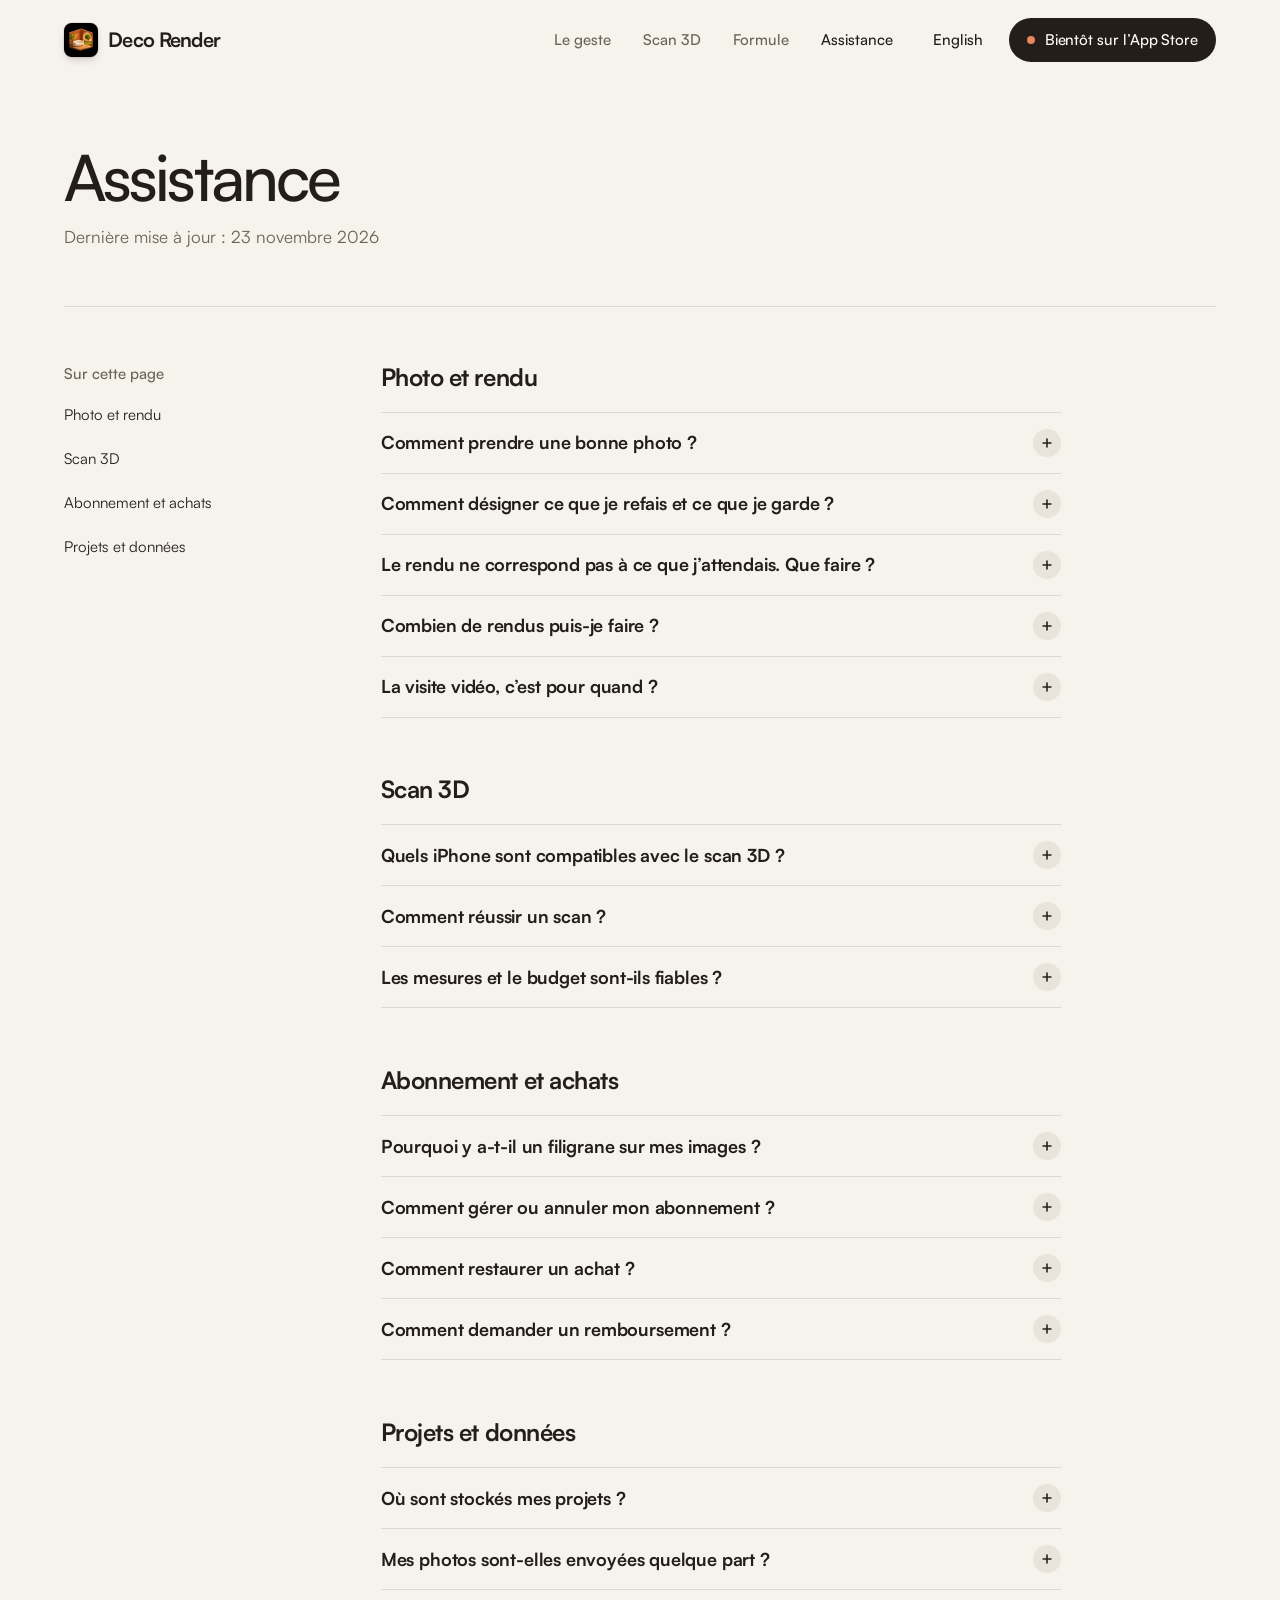
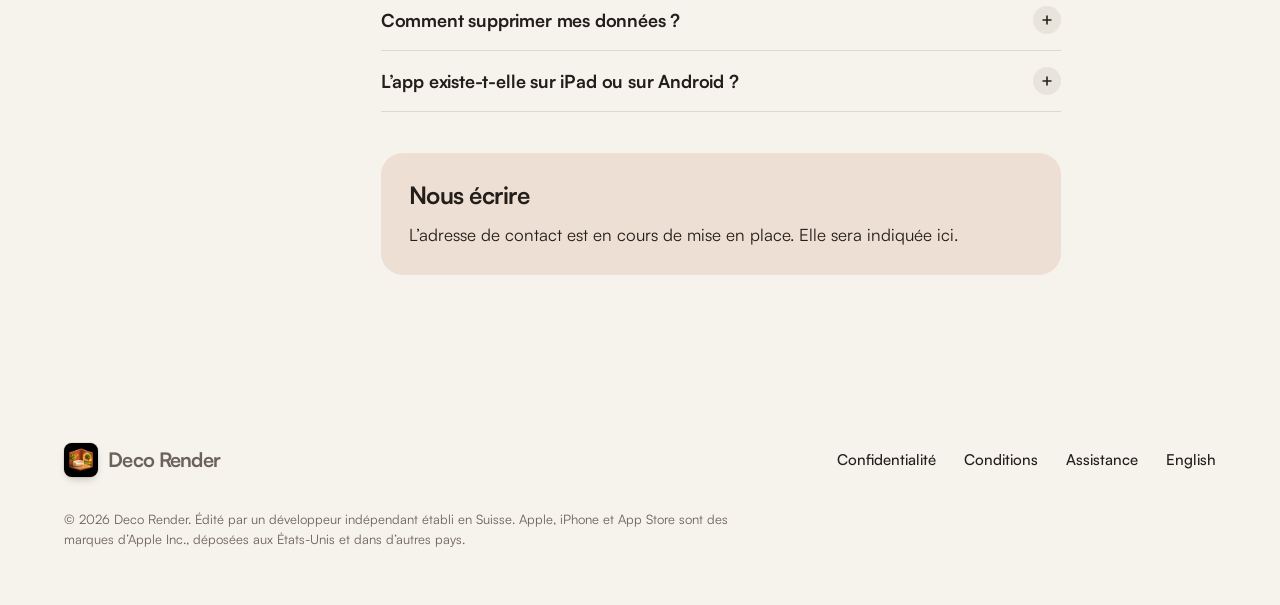
<file: support/index.html>
<!doctype html>
<html lang="fr">
<head>
<meta charset="utf-8">
<meta name="viewport" content="width=device-width, initial-scale=1">
<title>Assistance · Deco Render</title>
<meta name="description" content="Réussir sa photo, désigner ce qu’on refait, scan 3D, abonnement, filigrane, stockage et suppression des projets : les réponses aux questions fréquentes.">
<meta name="theme-color" content="#F6F2EC">
<meta name="color-scheme" content="light">
<meta name="format-detection" content="telephone=no">
<link rel="canonical" href="https://alfred-pi.github.io/deco-render/support/">
<link rel="alternate" hreflang="fr" href="https://alfred-pi.github.io/deco-render/support/">
<link rel="alternate" hreflang="en" href="https://alfred-pi.github.io/deco-render/en/support/">
<link rel="alternate" hreflang="x-default" href="https://alfred-pi.github.io/deco-render/support/">
<meta property="og:type" content="website">
<meta property="og:site_name" content="Deco Render">
<meta property="og:title" content="Assistance · Deco Render">
<meta property="og:description" content="Réussir sa photo, désigner ce qu’on refait, scan 3D, abonnement, filigrane, stockage et suppression des projets : les réponses aux questions fréquentes.">
<meta property="og:url" content="https://alfred-pi.github.io/deco-render/support/">
<meta property="og:locale" content="fr_FR">
<meta property="og:locale:alternate" content="en_GB">
<meta property="og:image" content="https://alfred-pi.github.io/deco-render/assets/img/og.jpg">
<meta property="og:image:width" content="1200">
<meta property="og:image:height" content="630">
<meta property="og:image:alt" content="Un salon avant et après son redesign en style Japandi par Deco Render.">
<meta name="twitter:card" content="summary_large_image">
<link rel="icon" type="image/png" sizes="32x32" href="../favicon-32.png">
<link rel="icon" type="image/png" sizes="192x192" href="../favicon-192.png">
<link rel="apple-touch-icon" href="../apple-touch-icon.png">
<link rel="preload" href="../assets/fonts/Satoshi-Regular.woff2" as="font" type="font/woff2" crossorigin>
<link rel="preload" href="../assets/fonts/Satoshi-Medium.woff2" as="font" type="font/woff2" crossorigin>
<link rel="stylesheet" href="../assets/site.css">
<script>(function(d){d.classList.add("js","reveal");setTimeout(function(){if(!window.DECO_RENDER_READY)d.classList.remove("reveal")},3000)})(document.documentElement)</script>
<script src="../assets/config.js" defer></script>
<script src="../assets/site.js" defer onerror="document.documentElement.classList.remove('js','reveal')"></script>
</head>
<body>
<a class="skip" href="#contenu">Aller au contenu</a>
<header class="wrap top">
  <a class="brand" href="../" aria-label="Deco Render, accueil"><img src="../assets/img/icone-192.webp" width="192" height="192" alt=""><span>Deco Render</span></a>
  <nav aria-label="Navigation principale"><ul><li><a href="../#geste">Le geste</a></li><li><a href="../#scan">Scan 3D</a></li><li><a href="../#formule">Formule</a></li><li><a href="../support/" aria-current="page">Assistance</a></li></ul></nav>
  <a class="lang" href="../en/support/" lang="en" hreflang="en" title="English version">English</a>
  <span class="store store--small" data-store>Bientôt sur l’App Store</span>
</header>
<main id="contenu" class="wrap doc">
  <header class="doc__head">
    <h1>Assistance</h1>
    <p class="muted">Dernière mise à jour : 23 novembre 2026</p>
  </header>
  <div class="doc__grid">
    <nav class="toc" aria-label="Sur cette page">
      <p>Sur cette page</p>
      <ul><li><a href="#photo">Photo et rendu</a></li><li><a href="#scan">Scan 3D</a></li><li><a href="#abonnement">Abonnement et achats</a></li><li><a href="#donnees">Projets et données</a></li></ul>
    </nav>
    <article class="prose">
        <h2 id="photo">Photo et rendu</h2>
        <div class="faq">
          <details>
            <summary>Comment prendre une bonne photo ?</summary>
            <div class="answer">
              <p>Faites entrer le plus de lumière possible et tenez l’iPhone bien droit.</p>
              <ul>
                <li><strong>Intérieur :</strong> placez-vous dans un angle de la pièce et cadrez le sol.</li>
                <li><strong>Façade :</strong> reculez jusqu’à la voir en entier.</li>
                <li><strong>Jardin :</strong> photographiez depuis la maison.</li>
              </ul>
              <p>Vous pouvez aussi importer une photo déjà prise depuis Photos.</p>
            </div>
          </details>
          <details>
            <summary>Comment désigner ce que je refais et ce que je garde ?</summary>
            <div class="answer">
              <p>Une fois la photo prise, l’app la découpe en zones : canapé, sol, murs, toiture, pelouse. Touchez un élément pour le refaire. Maintenez le doigt sur un élément pour le garder tel quel. La phrase en bas de l’écran s’écrit au fur et à mesure, puis se termine par le style ou la couleur que vous choisissez.</p>
              <p>Les fenêtres, les portes et les bâtiments restent toujours en place. Si aucune zone n’est reconnue sur la photo, les éléments se choisissent dans une liste.</p>
            </div>
          </details>
          <details>
            <summary>Le rendu ne correspond pas à ce que j’attendais. Que faire ?</summary>
            <div class="answer">
              <p>Les rendus sont générés par IA à partir de votre photo : ils conservent la structure des lieux, mais peuvent interpréter certains détails. Plusieurs pistes :</p>
              <ul>
                <li>reprenez la photo avec plus de lumière et un cadrage plus large ;</li>
                <li>gardez les éléments auxquels vous tenez en les maintenant avant de lancer le rendu ;</li>
                <li>demandez une variante, ou retouchez un seul élément depuis le résultat.</li>
              </ul>
            </div>
          </details>
          <details>
            <summary>Combien de rendus puis-je faire ?</summary>
            <div class="answer">
              <p>Sur la photo d’exemple de l’app, les rendus sont préparés à l’avance et signalés par la mention « Exemple » : ils se montrent sans attendre et sans compter. Sur vos propres photos, chaque rendu est calculé pour vous : les 3 premiers sont offerts, ensuite Deco Render Pro en donne jusqu’à 50 par semaine (formule hebdomadaire) ou 60 par mois (formule annuelle).</p>
            </div>
          </details>
          <details>
            <summary>La visite vidéo, c’est pour quand ?</summary>
            <div class="answer">
              <p>La visite vidéo est annoncée « Bientôt » dans l’app : elle est en préparation et n’est pas encore disponible. Aucune date n’est fixée.</p>
              <p>À ne pas confondre avec la vidéo avant/après, déjà disponible : depuis un résultat, touchez Vidéo pour créer un montage vertical à partager.</p>
            </div>
          </details>
        </div>

        <h2 id="scan">Scan 3D</h2>
        <div class="faq">
          <details>
            <summary>Quels iPhone sont compatibles avec le scan 3D ?</summary>
            <div class="answer">
              <p>Le scan 3D utilise le capteur LiDAR, présent sur l’iPhone 12 Pro, l’iPhone 12 Pro Max et les modèles Pro et Pro Max sortis depuis. Il concerne l’intérieur uniquement.</p>
              <p>Sur les autres iPhone, tout le parcours photo fonctionne, et une pièce d’exemple déjà mesurée permet de découvrir le plan et le budget. Deco Render demande iOS 17 ou une version ultérieure.</p>
            </div>
          </details>
          <details>
            <summary>Comment réussir un scan ?</summary>
            <div class="answer">
              <p>Allumez la lumière, touchez « Commencer le scan », visez un mur puis tournez lentement sur vous-même. Passez sur les portes, les fenêtres et les meubles. Avant de terminer, revenez face à la pièce : cette vue sert au rendu. Comptez environ une minute.</p>
            </div>
          </details>
          <details>
            <summary>Les mesures et le budget sont-ils fiables ?</summary>
            <div class="answer">
              <p>Les mesures donnent un bon ordre de grandeur pour préparer un projet, mais elles ne remplacent pas un relevé fait par un professionnel. Le budget est une fourchette indicative, calculée à partir des quantités et de prix d’exemple : ce n’est pas un devis. Faites vérifier les cotes et chiffrer les travaux par un artisan avant de commander.</p>
            </div>
          </details>
        </div>

        <h2 id="abonnement">Abonnement et achats</h2>
        <div class="faq">
          <details>
            <summary>Pourquoi y a-t-il un filigrane sur mes images ?</summary>
            <div class="answer">
              <p>Dans la formule gratuite, les rendus et les vidéos que vous exportez portent un filigrane. Deco Render Pro le retire. C’est la seule différence entre les deux formules.</p>
              <p>Une image déjà enregistrée dans Photos garde son filigrane : après être passé à Pro, enregistrez-la à nouveau depuis le projet.</p>
            </div>
          </details>
          <details>
            <summary>Comment gérer ou annuler mon abonnement ?</summary>
            <div class="answer">
              <p>Sur votre iPhone, ouvrez Réglages, touchez votre nom, puis Abonnements, puis Deco Render. Vous pouvez y changer de formule ou annuler l’abonnement.</p>
              <p>Annulez au moins 24 heures avant la date de renouvellement pour ne pas être débité de la période suivante. Vous conservez Deco Render Pro jusqu’à la fin de la période déjà payée. Supprimer l’app n’annule pas l’abonnement.</p>
            </div>
          </details>
          <details>
            <summary>Comment restaurer un achat ?</summary>
            <div class="answer">
              <p>Dans l’app, ouvrez l’onglet Compte et touchez « Restaurer les achats ». Utilisez le compte Apple avec lequel l’abonnement a été souscrit.</p>
            </div>
          </details>
          <details>
            <summary>Comment demander un remboursement ?</summary>
            <div class="answer">
              <p>Les achats sont traités par Apple, qui décide des remboursements. Faites votre demande sur <a href="https://reportaproblem.apple.com" rel="noopener">reportaproblem.apple.com</a>.</p>
            </div>
          </details>
        </div>

        <h2 id="donnees">Projets et données</h2>
        <div class="faq">
          <details>
            <summary>Où sont stockés mes projets ?</summary>
            <div class="answer">
              <p>Sur votre iPhone, dans l’app. Il n’y a ni compte ni synchronisation, et les projets ne sont pas inclus dans la sauvegarde iCloud : ils ne suivent pas sur un nouvel iPhone et disparaissent si vous supprimez l’app.</p>
              <p>Pour conserver un rendu, enregistrez-le dans Photos ou partagez-le. Pour conserver un plan et son budget, envoyez-vous le dossier PDF.</p>
            </div>
          </details>
          <details>
            <summary>Mes photos sont-elles envoyées quelque part ?</summary>
            <div class="answer">
              <p>La lecture de la photo et le scan 3D se font sur l’iPhone. Quand vous demandez un rendu, la photo choisie et la consigne de style sont envoyées au prestataire de génération d’images, uniquement pour produire l’image. Le détail figure dans la <a href="../confidentialite/">politique de confidentialité</a>.</p>
            </div>
          </details>
          <details>
            <summary>Comment supprimer mes données ?</summary>
            <div class="answer">
              <p>Pour supprimer un projet, ouvrez-le depuis l’onglet Projets et touchez le bouton de suppression : ses photos et ses rendus sont effacés. Supprimer l’app efface tous les projets.</p>
              <p>Les images enregistrées dans Photos se suppriment depuis Photos. L’éditeur ne conserve ni vos photos ni vos projets sur un serveur.</p>
            </div>
          </details>
          <details>
            <summary>L’app existe-t-elle sur iPad ou sur Android ?</summary>
            <div class="answer">
              <p>Non. Deco Render est conçue pour l’iPhone, avec iOS 17 ou une version ultérieure.</p>
            </div>
          </details>
        </div>

        <div class="contact" id="contact">
          <h2>Nous écrire</h2>
          <p data-contact>L’adresse de contact est en cours de mise en place. Elle sera indiquée ici.</p>
        </div>
    </article>
  </div>
</main>
<footer class="bottom">
  <div class="wrap">
    <a class="brand" href="../" aria-label="Deco Render, accueil"><img src="../assets/img/icone-192.webp" width="192" height="192" loading="lazy" alt=""><span>Deco Render</span></a>
    <nav aria-label="Liens utiles"><ul>
      <li><a href="../confidentialite/">Confidentialité</a></li>
      <li><a href="../conditions/">Conditions</a></li>
      <li><a href="../support/">Assistance</a></li>
      <li><a href="../en/support/" lang="en" hreflang="en">English</a></li>
    </ul></nav>
    <p>© 2026 Deco Render. Édité par un développeur indépendant établi en Suisse. Apple, iPhone et App Store sont des marques d’Apple Inc., déposées aux États-Unis et dans d’autres pays.</p>
  </div>
</footer>
</body>
</html>
</file>
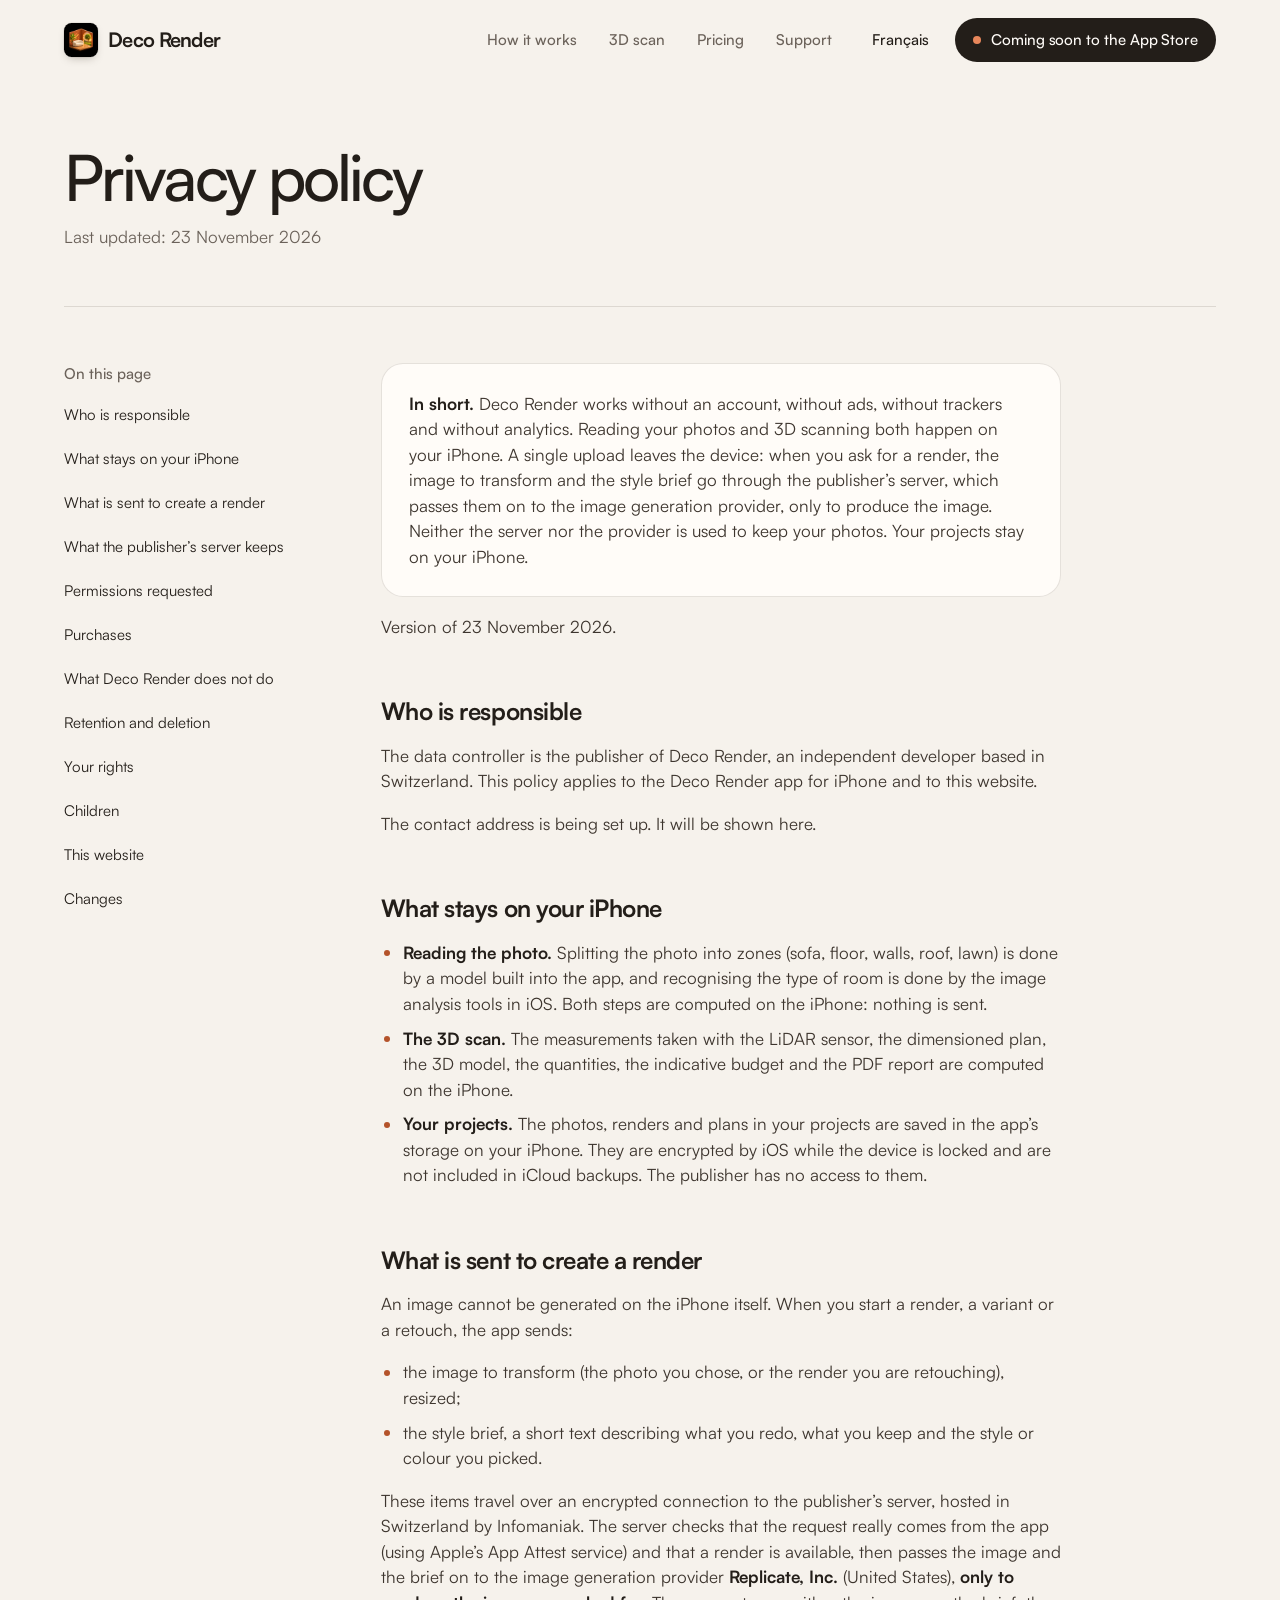
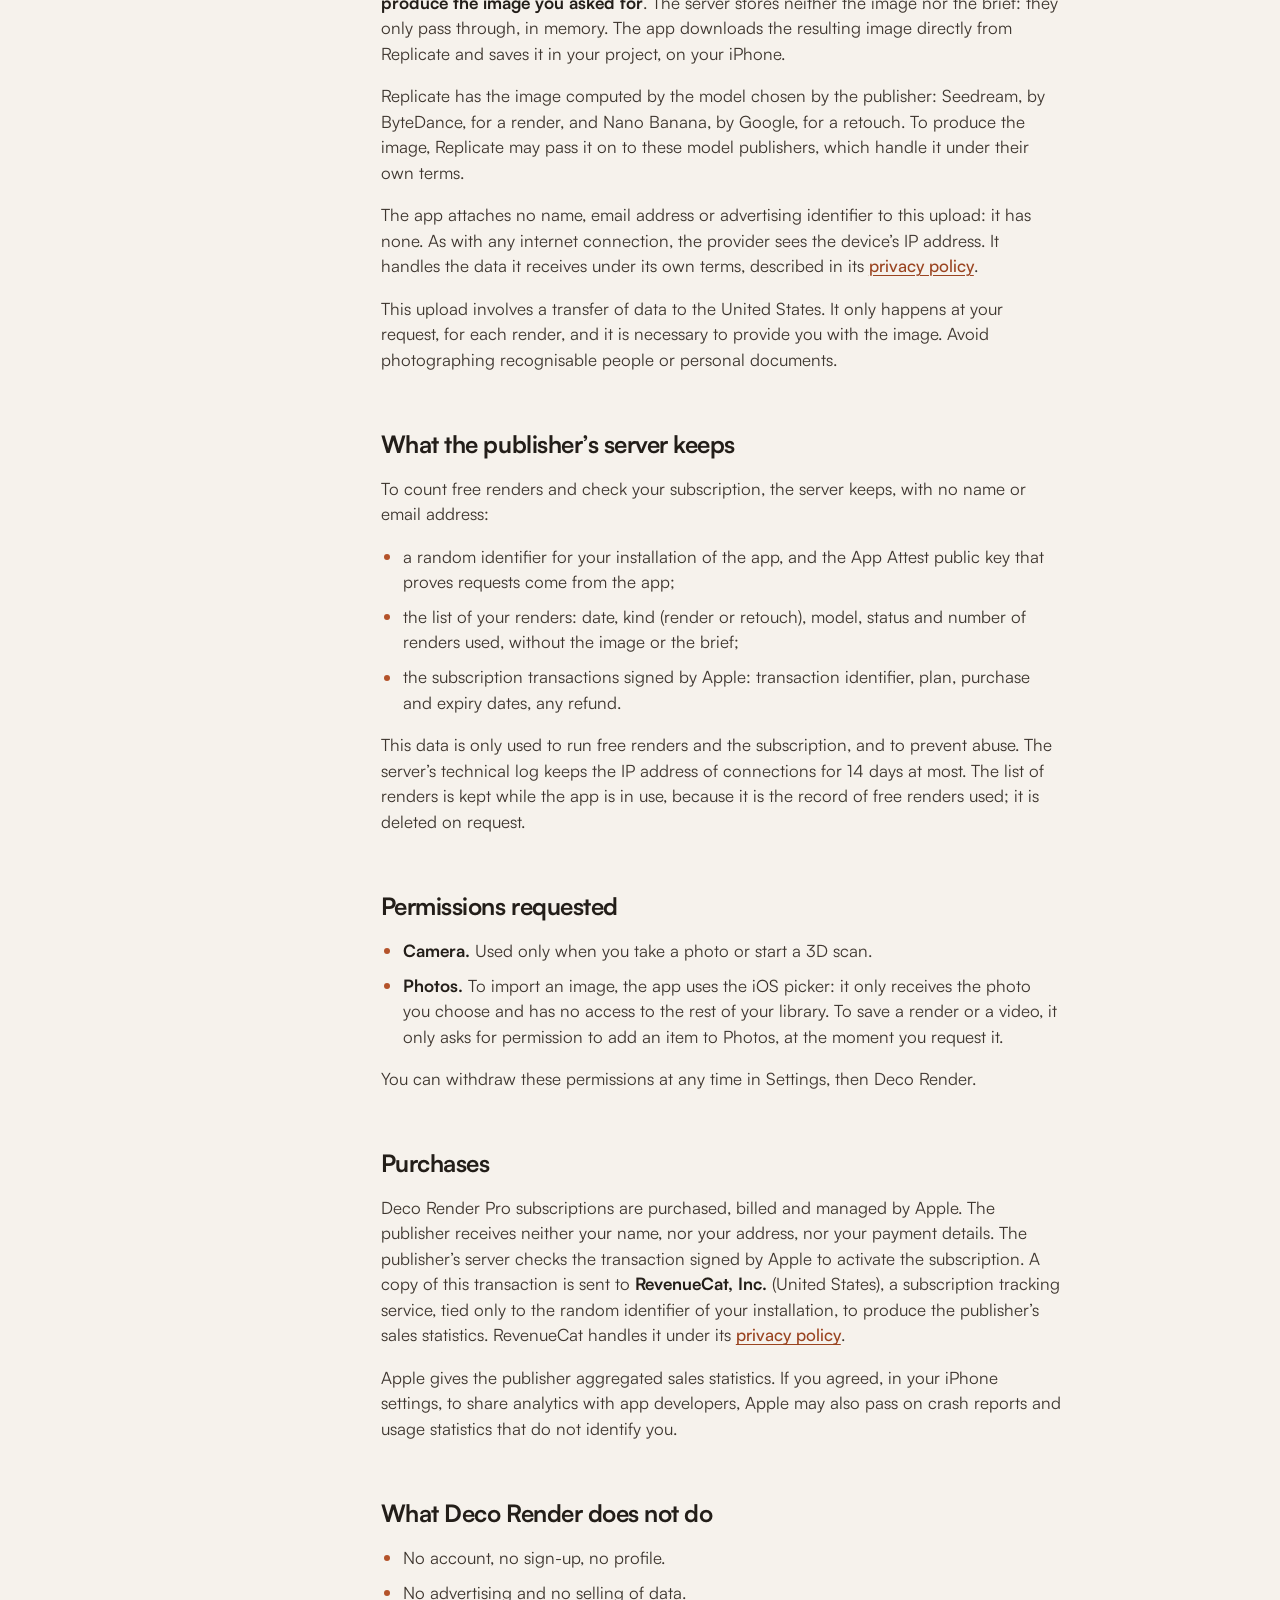
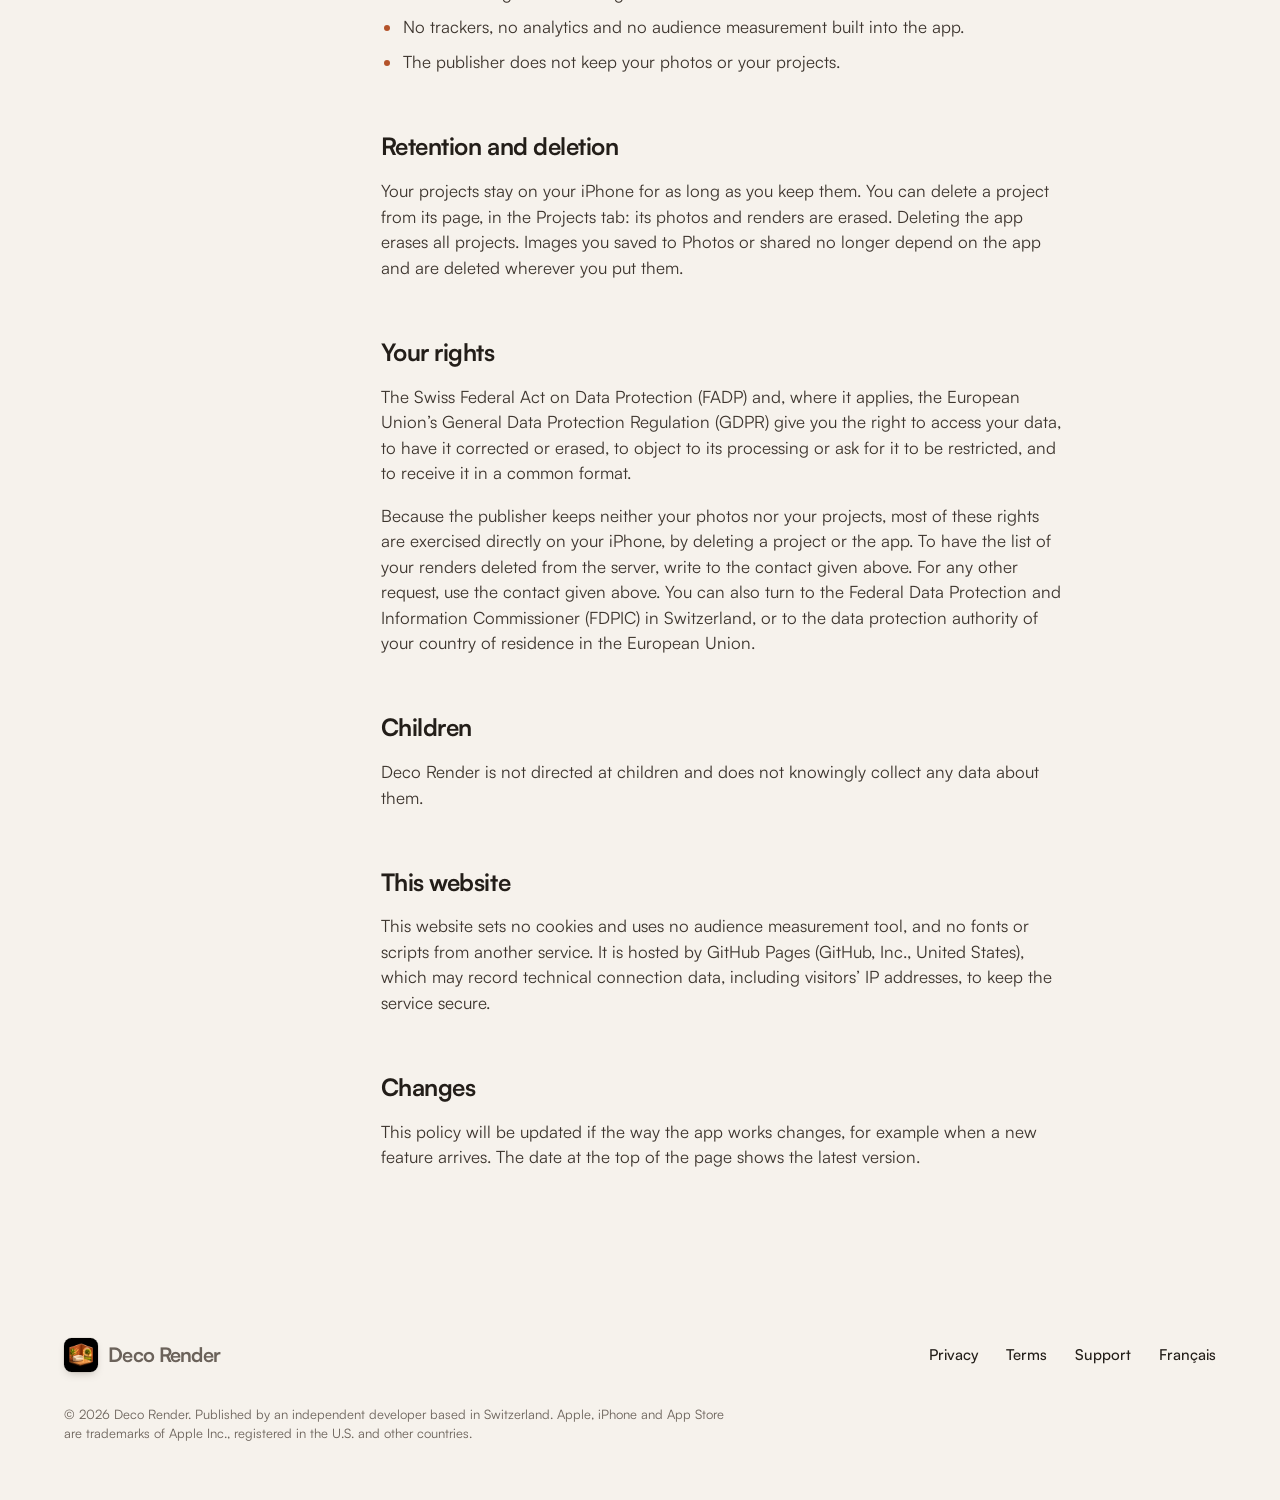
<file: en/privacy/index.html>
<!doctype html>
<html lang="en">
<head>
<meta charset="utf-8">
<meta name="viewport" content="width=device-width, initial-scale=1">
<title>Privacy · Deco Render</title>
<meta name="description" content="No account, no ads, no trackers. What stays on your iPhone, what is sent to create a render, and your rights.">
<meta name="theme-color" content="#F6F2EC">
<meta name="color-scheme" content="light">
<meta name="format-detection" content="telephone=no">
<link rel="canonical" href="https://alfred-pi.github.io/deco-render/en/privacy/">
<link rel="alternate" hreflang="fr" href="https://alfred-pi.github.io/deco-render/confidentialite/">
<link rel="alternate" hreflang="en" href="https://alfred-pi.github.io/deco-render/en/privacy/">
<link rel="alternate" hreflang="x-default" href="https://alfred-pi.github.io/deco-render/confidentialite/">
<meta property="og:type" content="website">
<meta property="og:site_name" content="Deco Render">
<meta property="og:title" content="Privacy · Deco Render">
<meta property="og:description" content="No account, no ads, no trackers. What stays on your iPhone, what is sent to create a render, and your rights.">
<meta property="og:url" content="https://alfred-pi.github.io/deco-render/en/privacy/">
<meta property="og:locale" content="en_GB">
<meta property="og:locale:alternate" content="fr_FR">
<meta property="og:image" content="https://alfred-pi.github.io/deco-render/assets/img/og.jpg">
<meta property="og:image:width" content="1200">
<meta property="og:image:height" content="630">
<meta property="og:image:alt" content="A living room before and after its Japandi redesign by Deco Render.">
<meta name="twitter:card" content="summary_large_image">
<link rel="icon" type="image/png" sizes="32x32" href="../../favicon-32.png">
<link rel="icon" type="image/png" sizes="192x192" href="../../favicon-192.png">
<link rel="apple-touch-icon" href="../../apple-touch-icon.png">
<link rel="preload" href="../../assets/fonts/Satoshi-Regular.woff2" as="font" type="font/woff2" crossorigin>
<link rel="preload" href="../../assets/fonts/Satoshi-Medium.woff2" as="font" type="font/woff2" crossorigin>
<link rel="stylesheet" href="../../assets/site.css">
<script>(function(d){d.classList.add("js","reveal");setTimeout(function(){if(!window.DECO_RENDER_READY)d.classList.remove("reveal")},3000)})(document.documentElement)</script>
<script src="../../assets/config.js" defer></script>
<script src="../../assets/site.js" defer onerror="document.documentElement.classList.remove('js','reveal')"></script>
</head>
<body>
<a class="skip" href="#contenu">Skip to content</a>
<header class="wrap top">
  <a class="brand" href="../../en/" aria-label="Deco Render, home"><img src="../../assets/img/icone-192.webp" width="192" height="192" alt=""><span>Deco Render</span></a>
  <nav aria-label="Main navigation"><ul><li><a href="../../en/#geste">How it works</a></li><li><a href="../../en/#scan">3D scan</a></li><li><a href="../../en/#formule">Pricing</a></li><li><a href="../../en/support/">Support</a></li></ul></nav>
  <a class="lang" href="../../confidentialite/" lang="fr" hreflang="fr" title="Version française">Français</a>
  <span class="store store--small" data-store>Coming soon to the App Store</span>
</header>
<main id="contenu" class="wrap doc">
  <header class="doc__head">
    <h1>Privacy policy</h1>
    <p class="muted">Last updated: 23 November 2026</p>
  </header>
  <div class="doc__grid">
    <nav class="toc" aria-label="On this page">
      <p>On this page</p>
      <ul><li><a href="#responsable">Who is responsible</a></li><li><a href="#iphone">What stays on your iPhone</a></li><li><a href="#rendu">What is sent to create a render</a></li><li><a href="#serveur">What the publisher’s server keeps</a></li><li><a href="#autorisations">Permissions requested</a></li><li><a href="#achats">Purchases</a></li><li><a href="#absent">What Deco Render does not do</a></li><li><a href="#suppression">Retention and deletion</a></li><li><a href="#droits">Your rights</a></li><li><a href="#enfants">Children</a></li><li><a href="#site">This website</a></li><li><a href="#modifications">Changes</a></li></ul>
    </nav>
    <article class="prose">
        <div class="brief">
          <p><strong>In short.</strong> Deco Render works without an account, without ads, without trackers and without analytics. Reading your photos and 3D scanning both happen on your iPhone. A single upload leaves the device: when you ask for a render, the image to transform and the style brief go through the publisher’s server, which passes them on to the image generation provider, only to produce the image. Neither the server nor the provider is used to keep your photos. Your projects stay on your iPhone.</p>
        </div>

        <p>Version of 23 November 2026.</p>

        <h2 id="responsable">Who is responsible</h2>
        <p>The data controller is the publisher of Deco Render, an independent developer based in Switzerland. This policy applies to the Deco Render app for iPhone and to this website.</p>
        <p data-publisher hidden></p>
        <p data-contact>The contact address is being set up. It will be shown here.</p>

        <h2 id="iphone">What stays on your iPhone</h2>
        <ul>
          <li><strong>Reading the photo.</strong> Splitting the photo into zones (sofa, floor, walls, roof, lawn) is done by a model built into the app, and recognising the type of room is done by the image analysis tools in iOS. Both steps are computed on the iPhone: nothing is sent.</li>
          <li><strong>The 3D scan.</strong> The measurements taken with the LiDAR sensor, the dimensioned plan, the 3D model, the quantities, the indicative budget and the PDF report are computed on the iPhone.</li>
          <li><strong>Your projects.</strong> The photos, renders and plans in your projects are saved in the app’s storage on your iPhone. They are encrypted by iOS while the device is locked and are not included in iCloud backups. The publisher has no access to them.</li>
        </ul>

        <h2 id="rendu">What is sent to create a render</h2>
        <p>An image cannot be generated on the iPhone itself. When you start a render, a variant or a retouch, the app sends:</p>
        <ul>
          <li>the image to transform (the photo you chose, or the render you are retouching), resized;</li>
          <li>the style brief, a short text describing what you redo, what you keep and the style or colour you picked.</li>
        </ul>
        <p>These items travel over an encrypted connection to the publisher’s server, hosted in Switzerland by Infomaniak. The server checks that the request really comes from the app (using Apple’s App Attest service) and that a render is available, then passes the image and the brief on to the image generation provider <strong>Replicate, Inc.</strong> (United States), <strong>only to produce the image you asked for</strong>. The server stores neither the image nor the brief: they only pass through, in memory. The app downloads the resulting image directly from Replicate and saves it in your project, on your iPhone.</p>
        <p>Replicate has the image computed by the model chosen by the publisher: Seedream, by ByteDance, for a render, and Nano Banana, by Google, for a retouch. To produce the image, Replicate may pass it on to these model publishers, which handle it under their own terms.</p>
        <p>The app attaches no name, email address or advertising identifier to this upload: it has none. As with any internet connection, the provider sees the device’s IP address. It handles the data it receives under its own terms, described in its <a href="https://replicate.com/privacy" rel="noopener">privacy policy</a>.</p>
        <p>This upload involves a transfer of data to the United States. It only happens at your request, for each render, and it is necessary to provide you with the image. Avoid photographing recognisable people or personal documents.</p>
        <h2 id="serveur">What the publisher’s server keeps</h2>
        <p>To count free renders and check your subscription, the server keeps, with no name or email address:</p>
        <ul>
          <li>a random identifier for your installation of the app, and the App Attest public key that proves requests come from the app;</li>
          <li>the list of your renders: date, kind (render or retouch), model, status and number of renders used, without the image or the brief;</li>
          <li>the subscription transactions signed by Apple: transaction identifier, plan, purchase and expiry dates, any refund.</li>
        </ul>
        <p>This data is only used to run free renders and the subscription, and to prevent abuse. The server’s technical log keeps the IP address of connections for 14 days at most. The list of renders is kept while the app is in use, because it is the record of free renders used; it is deleted on request.</p>

        <h2 id="autorisations">Permissions requested</h2>
        <ul>
          <li><strong>Camera.</strong> Used only when you take a photo or start a 3D scan.</li>
          <li><strong>Photos.</strong> To import an image, the app uses the iOS picker: it only receives the photo you choose and has no access to the rest of your library. To save a render or a video, it only asks for permission to add an item to Photos, at the moment you request it.</li>
        </ul>
        <p>You can withdraw these permissions at any time in Settings, then Deco Render.</p>

        <h2 id="achats">Purchases</h2>
        <p>Deco Render Pro subscriptions are purchased, billed and managed by Apple. The publisher receives neither your name, nor your address, nor your payment details. The publisher’s server checks the transaction signed by Apple to activate the subscription. A copy of this transaction is sent to <strong>RevenueCat, Inc.</strong> (United States), a subscription tracking service, tied only to the random identifier of your installation, to produce the publisher’s sales statistics. RevenueCat handles it under its <a href="https://www.revenuecat.com/privacy" rel="noopener">privacy policy</a>.</p>
        <p>Apple gives the publisher aggregated sales statistics. If you agreed, in your iPhone settings, to share analytics with app developers, Apple may also pass on crash reports and usage statistics that do not identify you.</p>

        <h2 id="absent">What Deco Render does not do</h2>
        <ul>
          <li>No account, no sign-up, no profile.</li>
          <li>No advertising and no selling of data.</li>
          <li>No trackers, no analytics and no audience measurement built into the app.</li>
          <li>The publisher does not keep your photos or your projects.</li>
        </ul>

        <h2 id="suppression">Retention and deletion</h2>
        <p>Your projects stay on your iPhone for as long as you keep them. You can delete a project from its page, in the Projects tab: its photos and renders are erased. Deleting the app erases all projects. Images you saved to Photos or shared no longer depend on the app and are deleted wherever you put them.</p>

        <h2 id="droits">Your rights</h2>
        <p>The Swiss Federal Act on Data Protection (FADP) and, where it applies, the European Union’s General Data Protection Regulation (GDPR) give you the right to access your data, to have it corrected or erased, to object to its processing or ask for it to be restricted, and to receive it in a common format.</p>
        <p>Because the publisher keeps neither your photos nor your projects, most of these rights are exercised directly on your iPhone, by deleting a project or the app. To have the list of your renders deleted from the server, write to the contact given above. For any other request, use the contact given above. You can also turn to the Federal Data Protection and Information Commissioner (FDPIC) in Switzerland, or to the data protection authority of your country of residence in the European Union.</p>

        <h2 id="enfants">Children</h2>
        <p>Deco Render is not directed at children and does not knowingly collect any data about them.</p>

        <h2 id="site">This website</h2>
        <p>This website sets no cookies and uses no audience measurement tool, and no fonts or scripts from another service. It is hosted by GitHub Pages (GitHub, Inc., United States), which may record technical connection data, including visitors’ IP addresses, to keep the service secure.</p>

        <h2 id="modifications">Changes</h2>
        <p>This policy will be updated if the way the app works changes, for example when a new feature arrives. The date at the top of the page shows the latest version.</p>
    </article>
  </div>
</main>
<footer class="bottom">
  <div class="wrap">
    <a class="brand" href="../../en/" aria-label="Deco Render, home"><img src="../../assets/img/icone-192.webp" width="192" height="192" loading="lazy" alt=""><span>Deco Render</span></a>
    <nav aria-label="Useful links"><ul>
      <li><a href="../../en/privacy/">Privacy</a></li>
      <li><a href="../../en/terms/">Terms</a></li>
      <li><a href="../../en/support/">Support</a></li>
      <li><a href="../../confidentialite/" lang="fr" hreflang="fr">Français</a></li>
    </ul></nav>
    <p>© 2026 Deco Render. Published by an independent developer based in Switzerland. Apple, iPhone and App Store are trademarks of Apple Inc., registered in the U.S. and other countries.</p>
  </div>
</footer>
</body>
</html>
</file>
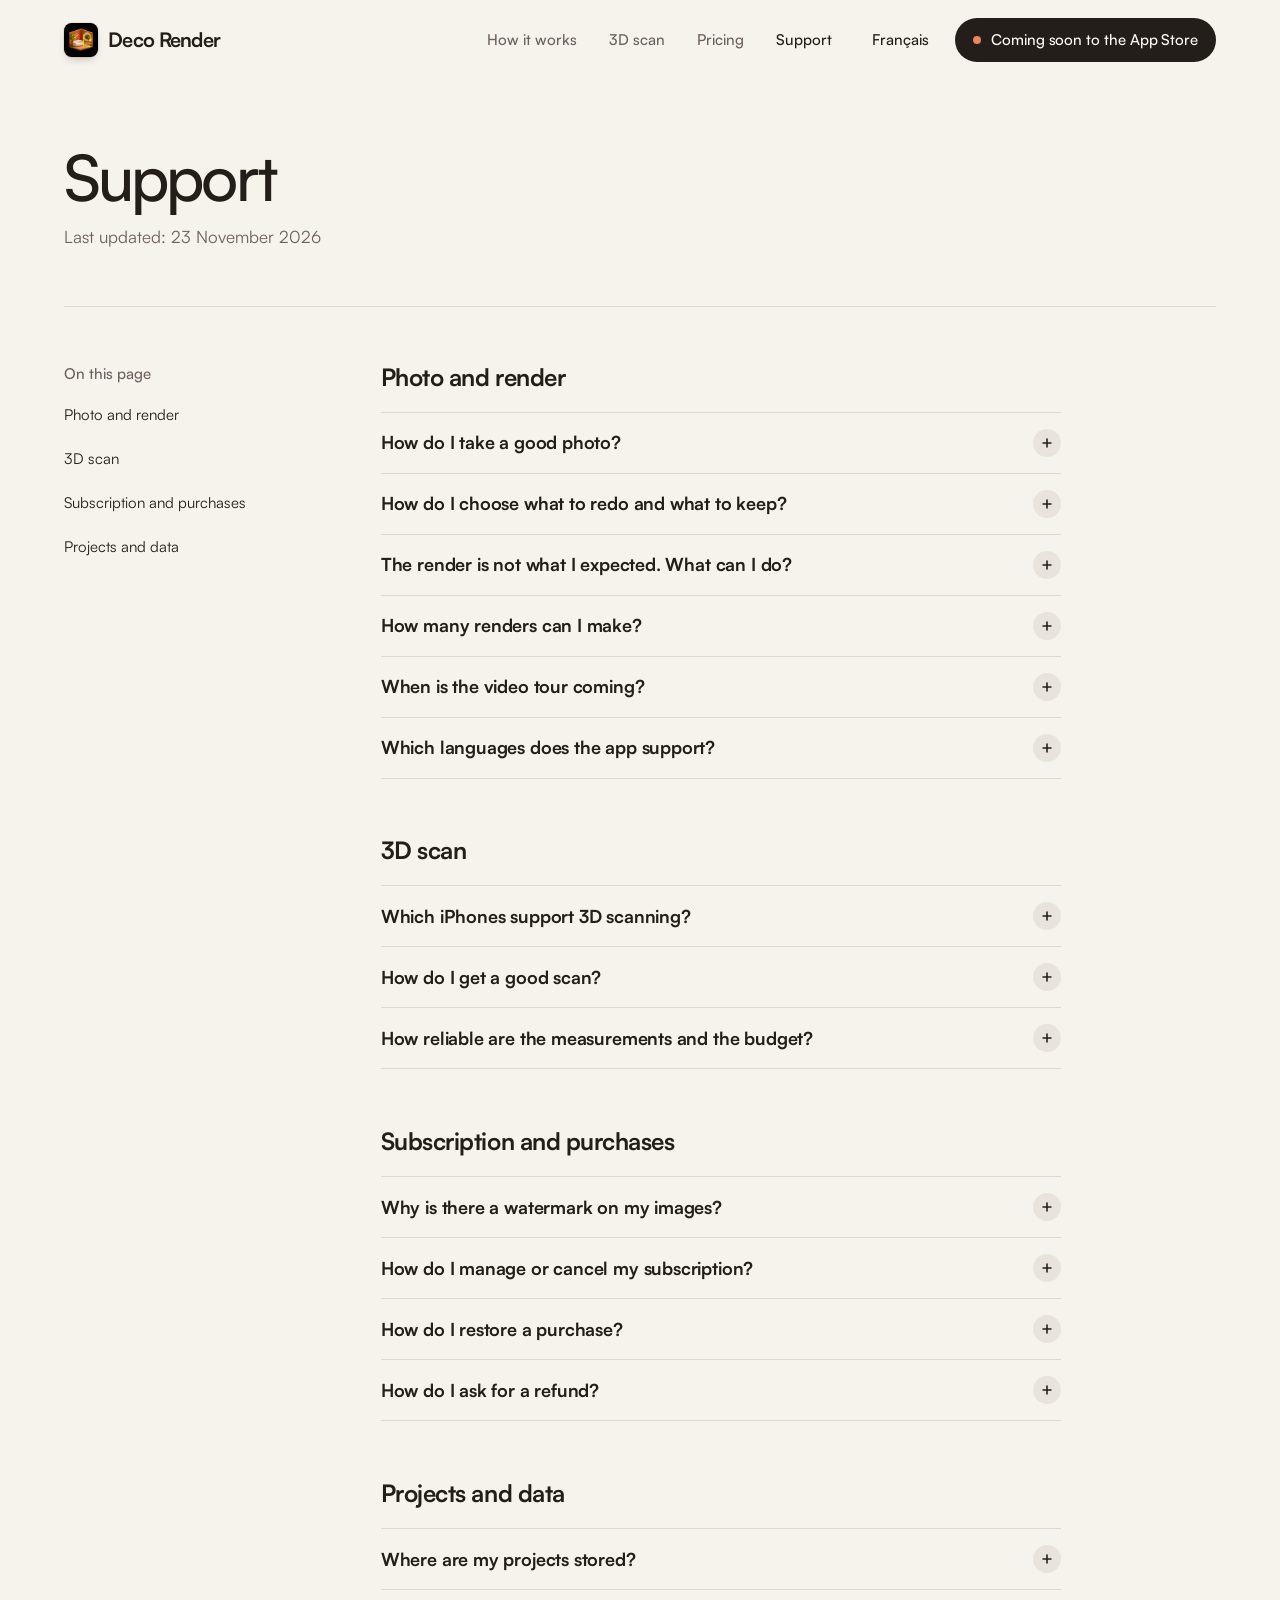
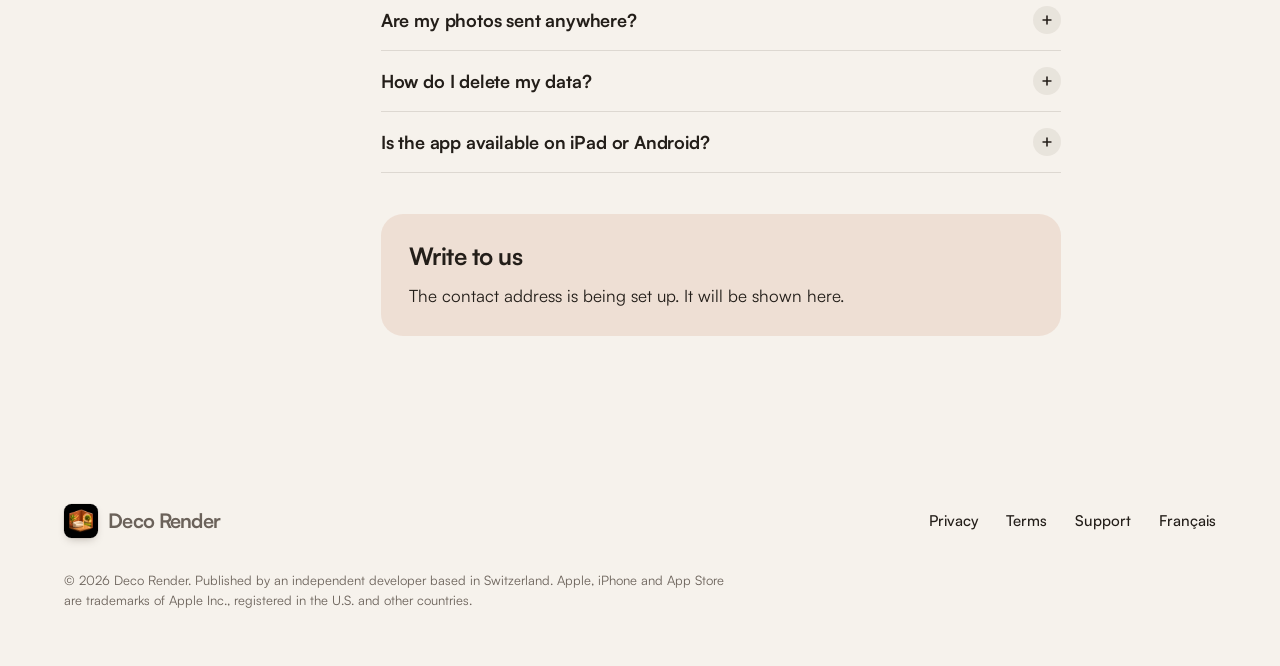
<file: en/support/index.html>
<!doctype html>
<html lang="en">
<head>
<meta charset="utf-8">
<meta name="viewport" content="width=device-width, initial-scale=1">
<title>Support · Deco Render</title>
<meta name="description" content="Taking a good photo, choosing what to redo, 3D scan, subscription, watermark, project storage and deletion: answers to frequently asked questions.">
<meta name="theme-color" content="#F6F2EC">
<meta name="color-scheme" content="light">
<meta name="format-detection" content="telephone=no">
<link rel="canonical" href="https://alfred-pi.github.io/deco-render/en/support/">
<link rel="alternate" hreflang="fr" href="https://alfred-pi.github.io/deco-render/support/">
<link rel="alternate" hreflang="en" href="https://alfred-pi.github.io/deco-render/en/support/">
<link rel="alternate" hreflang="x-default" href="https://alfred-pi.github.io/deco-render/support/">
<meta property="og:type" content="website">
<meta property="og:site_name" content="Deco Render">
<meta property="og:title" content="Support · Deco Render">
<meta property="og:description" content="Taking a good photo, choosing what to redo, 3D scan, subscription, watermark, project storage and deletion: answers to frequently asked questions.">
<meta property="og:url" content="https://alfred-pi.github.io/deco-render/en/support/">
<meta property="og:locale" content="en_GB">
<meta property="og:locale:alternate" content="fr_FR">
<meta property="og:image" content="https://alfred-pi.github.io/deco-render/assets/img/og.jpg">
<meta property="og:image:width" content="1200">
<meta property="og:image:height" content="630">
<meta property="og:image:alt" content="A living room before and after its Japandi redesign by Deco Render.">
<meta name="twitter:card" content="summary_large_image">
<link rel="icon" type="image/png" sizes="32x32" href="../../favicon-32.png">
<link rel="icon" type="image/png" sizes="192x192" href="../../favicon-192.png">
<link rel="apple-touch-icon" href="../../apple-touch-icon.png">
<link rel="preload" href="../../assets/fonts/Satoshi-Regular.woff2" as="font" type="font/woff2" crossorigin>
<link rel="preload" href="../../assets/fonts/Satoshi-Medium.woff2" as="font" type="font/woff2" crossorigin>
<link rel="stylesheet" href="../../assets/site.css">
<script>(function(d){d.classList.add("js","reveal");setTimeout(function(){if(!window.DECO_RENDER_READY)d.classList.remove("reveal")},3000)})(document.documentElement)</script>
<script src="../../assets/config.js" defer></script>
<script src="../../assets/site.js" defer onerror="document.documentElement.classList.remove('js','reveal')"></script>
</head>
<body>
<a class="skip" href="#contenu">Skip to content</a>
<header class="wrap top">
  <a class="brand" href="../../en/" aria-label="Deco Render, home"><img src="../../assets/img/icone-192.webp" width="192" height="192" alt=""><span>Deco Render</span></a>
  <nav aria-label="Main navigation"><ul><li><a href="../../en/#geste">How it works</a></li><li><a href="../../en/#scan">3D scan</a></li><li><a href="../../en/#formule">Pricing</a></li><li><a href="../../en/support/" aria-current="page">Support</a></li></ul></nav>
  <a class="lang" href="../../support/" lang="fr" hreflang="fr" title="Version française">Français</a>
  <span class="store store--small" data-store>Coming soon to the App Store</span>
</header>
<main id="contenu" class="wrap doc">
  <header class="doc__head">
    <h1>Support</h1>
    <p class="muted">Last updated: 23 November 2026</p>
  </header>
  <div class="doc__grid">
    <nav class="toc" aria-label="On this page">
      <p>On this page</p>
      <ul><li><a href="#photo">Photo and render</a></li><li><a href="#scan">3D scan</a></li><li><a href="#abonnement">Subscription and purchases</a></li><li><a href="#donnees">Projects and data</a></li></ul>
    </nav>
    <article class="prose">
        <h2 id="photo">Photo and render</h2>
        <div class="faq">
          <details>
            <summary>How do I take a good photo?</summary>
            <div class="answer">
              <p>Let in as much light as you can and hold the iPhone straight.</p>
              <ul>
                <li><strong>Interior:</strong> stand in a corner of the room and include the floor.</li>
                <li><strong>Facade:</strong> step back until you can see all of it.</li>
                <li><strong>Garden:</strong> take the photo from the house.</li>
              </ul>
              <p>You can also import a photo you already took from Photos.</p>
            </div>
          </details>
          <details>
            <summary>How do I choose what to redo and what to keep?</summary>
            <div class="answer">
              <p>Once the photo is taken, the app splits it into zones: sofa, floor, walls, roof, lawn. Tap an element to redo it. Hold your finger on an element to keep it as it is. The sentence at the bottom of the screen writes itself as you go, then ends with the style or colour you pick.</p>
              <p>Windows, doors and buildings always stay in place. If no zone is recognised in the photo, you choose the elements from a list.</p>
            </div>
          </details>
          <details>
            <summary>The render is not what I expected. What can I do?</summary>
            <div class="answer">
              <p>Renders are generated by AI from your photo: they keep the structure of the place but may interpret some details. A few things to try:</p>
              <ul>
                <li>retake the photo with more light and a wider frame;</li>
                <li>keep the elements that matter to you by holding them before starting the render;</li>
                <li>ask for a variant, or retouch a single element from the result.</li>
              </ul>
            </div>
          </details>
          <details>
            <summary>How many renders can I make?</summary>
            <div class="answer">
              <p>On the app’s sample photo, renders are prepared in advance and marked “Exemple”: they show instantly and are never counted. On your own photos, each render is computed for you: the first 3 are free, then Deco Render Pro gives you up to 50 per week (weekly plan) or 60 per month (yearly plan).</p>
            </div>
          </details>
          <details>
            <summary>When is the video tour coming?</summary>
            <div class="answer">
              <p>The video tour is marked “Bientôt” (coming soon) in the app: it is in preparation and not available yet. No date has been set.</p>
              <p>Not to be confused with the before/after video, which is already available: from a result, tap Vidéo to create a vertical clip to share.</p>
            </div>
          </details>
          <details>
            <summary>Which languages does the app support?</summary>
            <div class="answer">
              <p>The app interface is in French for now.</p>
            </div>
          </details>
        </div>

        <h2 id="scan">3D scan</h2>
        <div class="faq">
          <details>
            <summary>Which iPhones support 3D scanning?</summary>
            <div class="answer">
              <p>3D scanning uses the LiDAR sensor, found on iPhone 12 Pro, iPhone 12 Pro Max and the Pro and Pro Max models released since. It is for interiors only.</p>
              <p>On other iPhones, the whole photo journey works, and a sample room that has already been measured lets you explore the plan and the budget. Deco Render requires iOS 17 or later.</p>
            </div>
          </details>
          <details>
            <summary>How do I get a good scan?</summary>
            <div class="answer">
              <p>Turn the lights on, tap “Commencer le scan”, aim at a wall, then turn slowly on the spot. Pass over the doors, windows and furniture. Before finishing, face the room again: this view is used for the render. Allow about a minute.</p>
            </div>
          </details>
          <details>
            <summary>How reliable are the measurements and the budget?</summary>
            <div class="answer">
              <p>The measurements give a good order of magnitude for preparing a project, but they do not replace a survey by a professional. The budget is an indicative range, computed from the quantities and from sample prices: it is not a quote. Have the dimensions checked and the works priced by a tradesperson before ordering.</p>
            </div>
          </details>
        </div>

        <h2 id="abonnement">Subscription and purchases</h2>
        <div class="faq">
          <details>
            <summary>Why is there a watermark on my images?</summary>
            <div class="answer">
              <p>On the free plan, the renders and videos you export carry a watermark. Deco Render Pro removes it. That is the only difference between the two plans.</p>
              <p>An image already saved to Photos keeps its watermark: after moving to Pro, save it again from the project.</p>
            </div>
          </details>
          <details>
            <summary>How do I manage or cancel my subscription?</summary>
            <div class="answer">
              <p>On your iPhone, open Settings, tap your name, then Subscriptions, then Deco Render. There you can change plan or cancel the subscription.</p>
              <p>Cancel at least 24 hours before the renewal date to avoid being charged for the next period. You keep Deco Render Pro until the end of the period already paid for. Deleting the app does not cancel the subscription.</p>
            </div>
          </details>
          <details>
            <summary>How do I restore a purchase?</summary>
            <div class="answer">
              <p>In the app, open the Account tab (“Compte”) and tap “Restaurer les achats”. Use the Apple account the subscription was purchased with.</p>
            </div>
          </details>
          <details>
            <summary>How do I ask for a refund?</summary>
            <div class="answer">
              <p>Purchases are processed by Apple, which decides on refunds. Make your request at <a href="https://reportaproblem.apple.com" rel="noopener">reportaproblem.apple.com</a>.</p>
            </div>
          </details>
        </div>

        <h2 id="donnees">Projects and data</h2>
        <div class="faq">
          <details>
            <summary>Where are my projects stored?</summary>
            <div class="answer">
              <p>On your iPhone, in the app. There is no account and no sync, and projects are not included in iCloud backups: they do not move to a new iPhone and they disappear if you delete the app.</p>
              <p>To keep a render, save it to Photos or share it. To keep a plan and its budget, send yourself the PDF report.</p>
            </div>
          </details>
          <details>
            <summary>Are my photos sent anywhere?</summary>
            <div class="answer">
              <p>Reading the photo and 3D scanning happen on the iPhone. When you ask for a render, the photo you chose and the style brief are sent to the image generation provider, only to produce the image. Details are in the <a href="../../en/privacy/">privacy policy</a>.</p>
            </div>
          </details>
          <details>
            <summary>How do I delete my data?</summary>
            <div class="answer">
              <p>To delete a project, open it from the Projects tab (“Projets”) and tap the delete button: its photos and renders are erased. Deleting the app erases all projects.</p>
              <p>Images saved to Photos are deleted from Photos. The publisher keeps neither your photos nor your projects on a server.</p>
            </div>
          </details>
          <details>
            <summary>Is the app available on iPad or Android?</summary>
            <div class="answer">
              <p>No. Deco Render is designed for iPhone, with iOS 17 or later.</p>
            </div>
          </details>
        </div>

        <div class="contact" id="contact">
          <h2>Write to us</h2>
          <p data-contact>The contact address is being set up. It will be shown here.</p>
        </div>
    </article>
  </div>
</main>
<footer class="bottom">
  <div class="wrap">
    <a class="brand" href="../../en/" aria-label="Deco Render, home"><img src="../../assets/img/icone-192.webp" width="192" height="192" loading="lazy" alt=""><span>Deco Render</span></a>
    <nav aria-label="Useful links"><ul>
      <li><a href="../../en/privacy/">Privacy</a></li>
      <li><a href="../../en/terms/">Terms</a></li>
      <li><a href="../../en/support/">Support</a></li>
      <li><a href="../../support/" lang="fr" hreflang="fr">Français</a></li>
    </ul></nav>
    <p>© 2026 Deco Render. Published by an independent developer based in Switzerland. Apple, iPhone and App Store are trademarks of Apple Inc., registered in the U.S. and other countries.</p>
  </div>
</footer>
</body>
</html>
</file>
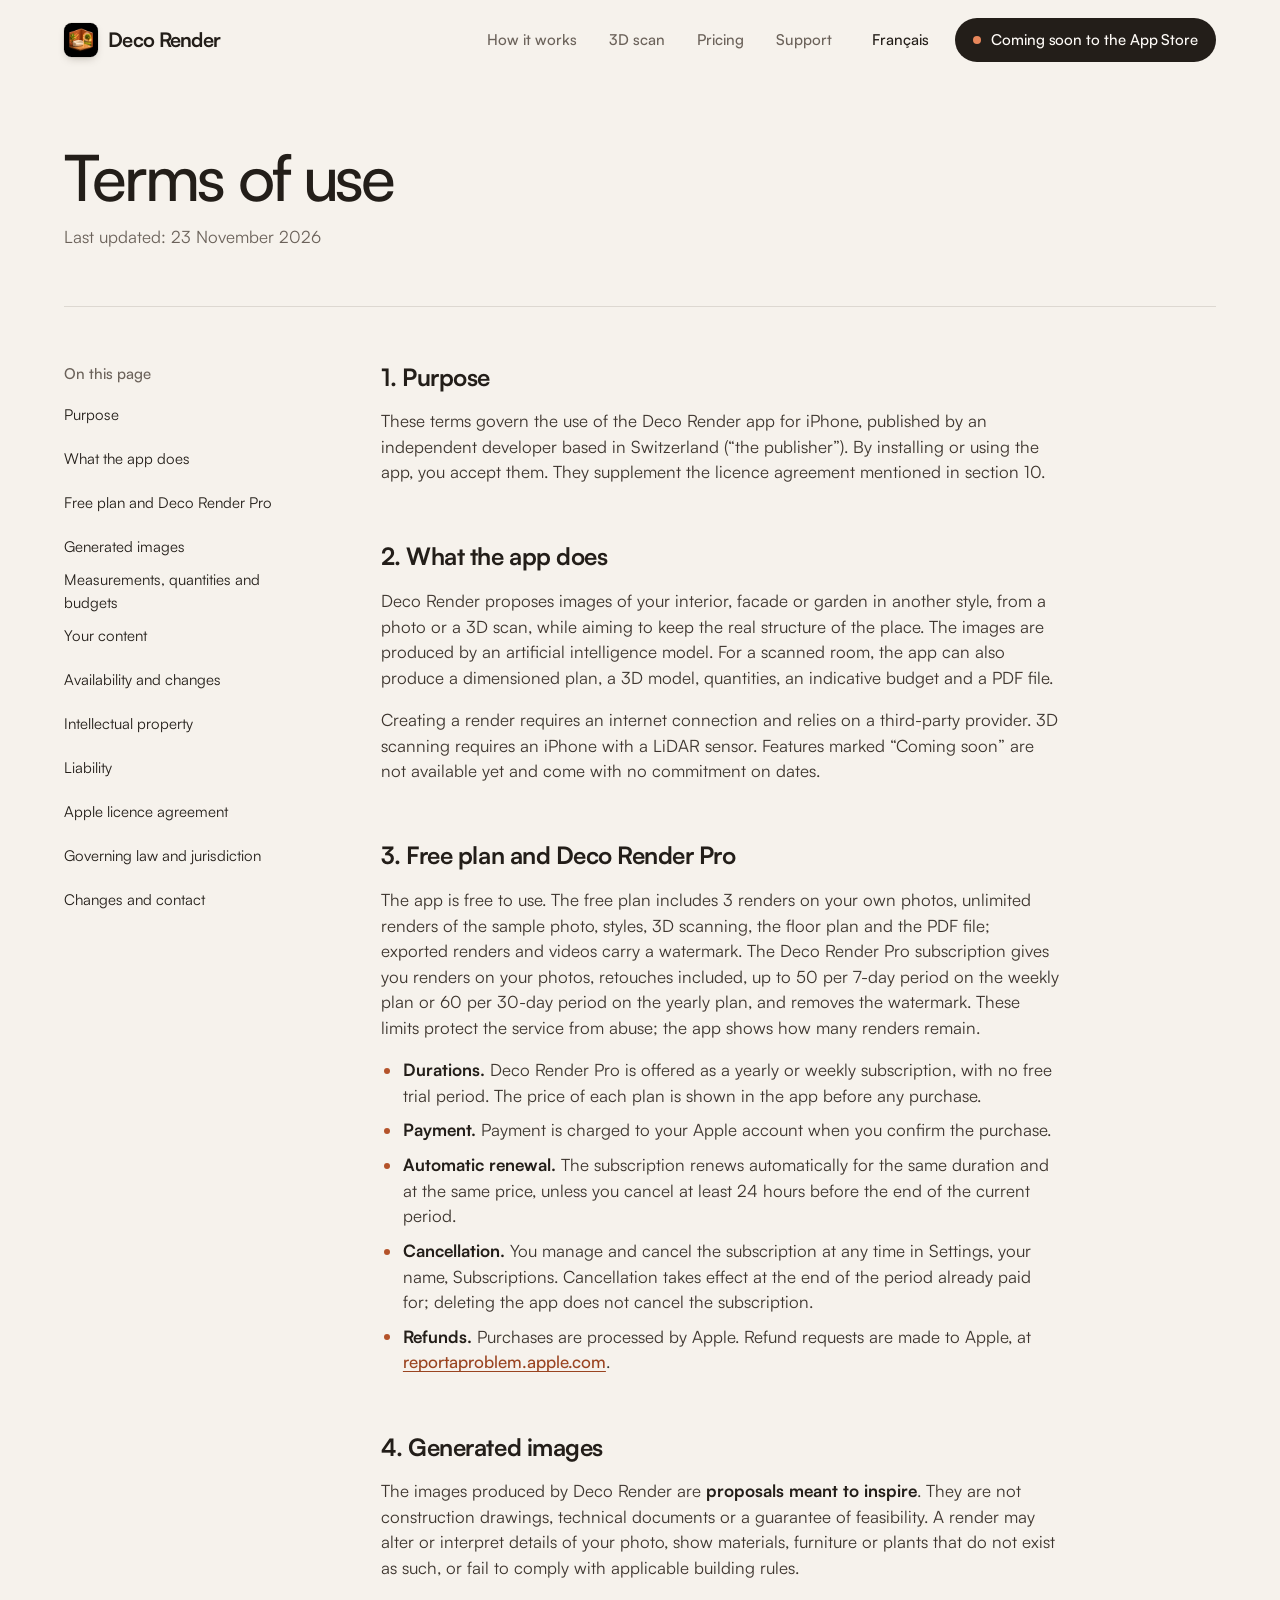
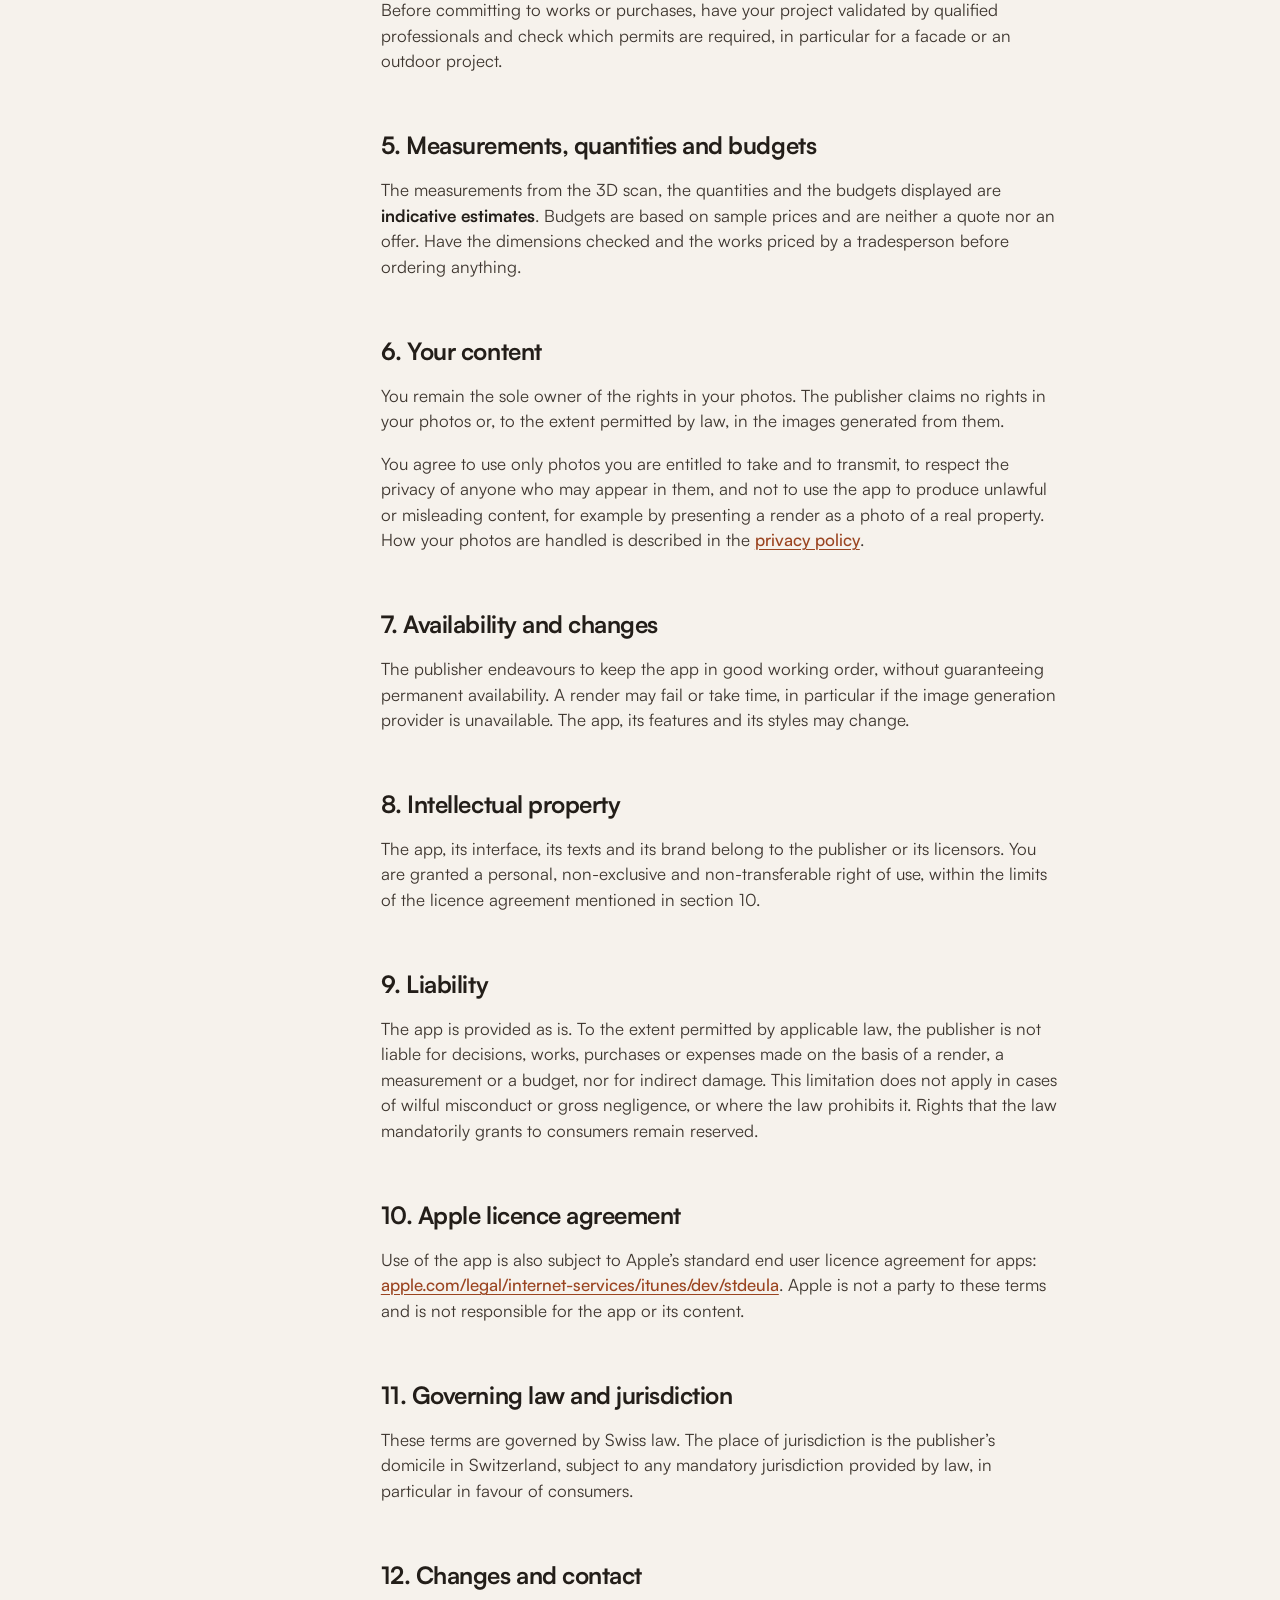
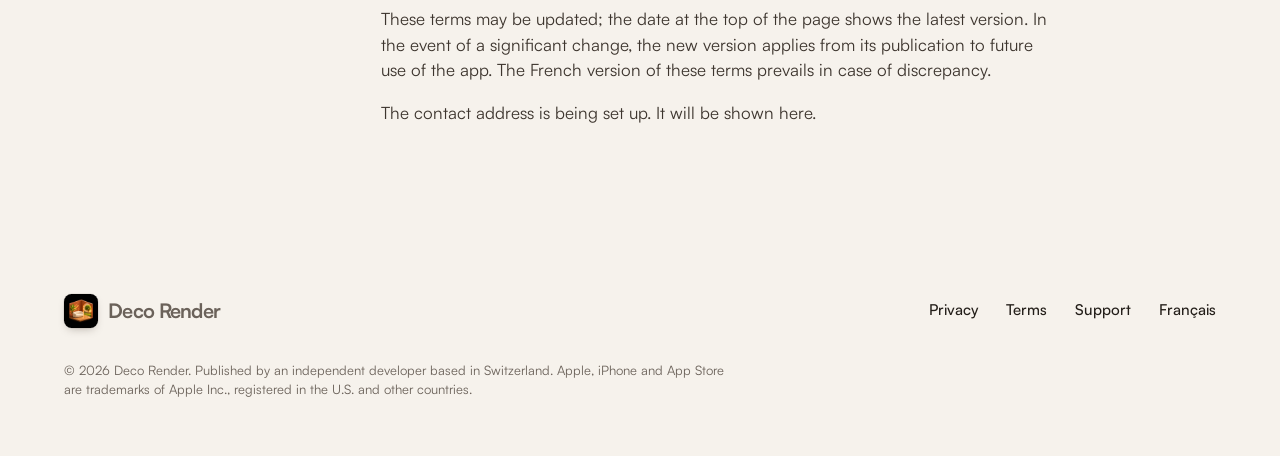
<file: en/terms/index.html>
<!doctype html>
<html lang="en">
<head>
<meta charset="utf-8">
<meta name="viewport" content="width=device-width, initial-scale=1">
<title>Terms of use · Deco Render</title>
<meta name="description" content="Deco Render terms of use: subscriptions managed by Apple, scope of generated images and budgets, liability, Swiss law.">
<meta name="theme-color" content="#F6F2EC">
<meta name="color-scheme" content="light">
<meta name="format-detection" content="telephone=no">
<link rel="canonical" href="https://alfred-pi.github.io/deco-render/en/terms/">
<link rel="alternate" hreflang="fr" href="https://alfred-pi.github.io/deco-render/conditions/">
<link rel="alternate" hreflang="en" href="https://alfred-pi.github.io/deco-render/en/terms/">
<link rel="alternate" hreflang="x-default" href="https://alfred-pi.github.io/deco-render/conditions/">
<meta property="og:type" content="website">
<meta property="og:site_name" content="Deco Render">
<meta property="og:title" content="Terms of use · Deco Render">
<meta property="og:description" content="Deco Render terms of use: subscriptions managed by Apple, scope of generated images and budgets, liability, Swiss law.">
<meta property="og:url" content="https://alfred-pi.github.io/deco-render/en/terms/">
<meta property="og:locale" content="en_GB">
<meta property="og:locale:alternate" content="fr_FR">
<meta property="og:image" content="https://alfred-pi.github.io/deco-render/assets/img/og.jpg">
<meta property="og:image:width" content="1200">
<meta property="og:image:height" content="630">
<meta property="og:image:alt" content="A living room before and after its Japandi redesign by Deco Render.">
<meta name="twitter:card" content="summary_large_image">
<link rel="icon" type="image/png" sizes="32x32" href="../../favicon-32.png">
<link rel="icon" type="image/png" sizes="192x192" href="../../favicon-192.png">
<link rel="apple-touch-icon" href="../../apple-touch-icon.png">
<link rel="preload" href="../../assets/fonts/Satoshi-Regular.woff2" as="font" type="font/woff2" crossorigin>
<link rel="preload" href="../../assets/fonts/Satoshi-Medium.woff2" as="font" type="font/woff2" crossorigin>
<link rel="stylesheet" href="../../assets/site.css">
<script>(function(d){d.classList.add("js","reveal");setTimeout(function(){if(!window.DECO_RENDER_READY)d.classList.remove("reveal")},3000)})(document.documentElement)</script>
<script src="../../assets/config.js" defer></script>
<script src="../../assets/site.js" defer onerror="document.documentElement.classList.remove('js','reveal')"></script>
</head>
<body>
<a class="skip" href="#contenu">Skip to content</a>
<header class="wrap top">
  <a class="brand" href="../../en/" aria-label="Deco Render, home"><img src="../../assets/img/icone-192.webp" width="192" height="192" alt=""><span>Deco Render</span></a>
  <nav aria-label="Main navigation"><ul><li><a href="../../en/#geste">How it works</a></li><li><a href="../../en/#scan">3D scan</a></li><li><a href="../../en/#formule">Pricing</a></li><li><a href="../../en/support/">Support</a></li></ul></nav>
  <a class="lang" href="../../conditions/" lang="fr" hreflang="fr" title="Version française">Français</a>
  <span class="store store--small" data-store>Coming soon to the App Store</span>
</header>
<main id="contenu" class="wrap doc">
  <header class="doc__head">
    <h1>Terms of use</h1>
    <p class="muted">Last updated: 23 November 2026</p>
  </header>
  <div class="doc__grid">
    <nav class="toc" aria-label="On this page">
      <p>On this page</p>
      <ul><li><a href="#objet">Purpose</a></li><li><a href="#service">What the app does</a></li><li><a href="#abonnements">Free plan and Deco Render Pro</a></li><li><a href="#images">Generated images</a></li><li><a href="#mesures">Measurements, quantities and budgets</a></li><li><a href="#contenus">Your content</a></li><li><a href="#disponibilite">Availability and changes</a></li><li><a href="#propriete">Intellectual property</a></li><li><a href="#responsabilite">Liability</a></li><li><a href="#apple">Apple licence agreement</a></li><li><a href="#droit">Governing law and jurisdiction</a></li><li><a href="#modifications">Changes and contact</a></li></ul>
    </nav>
    <article class="prose">
        <h2 id="objet">1. Purpose</h2>
        <p>These terms govern the use of the Deco Render app for iPhone, published by an independent developer based in Switzerland (“the publisher”). By installing or using the app, you accept them. They supplement the licence agreement mentioned in section 10.</p>

        <h2 id="service">2. What the app does</h2>
        <p>Deco Render proposes images of your interior, facade or garden in another style, from a photo or a 3D scan, while aiming to keep the real structure of the place. The images are produced by an artificial intelligence model. For a scanned room, the app can also produce a dimensioned plan, a 3D model, quantities, an indicative budget and a PDF file.</p>
        <p>Creating a render requires an internet connection and relies on a third-party provider. 3D scanning requires an iPhone with a LiDAR sensor. Features marked “Coming soon” are not available yet and come with no commitment on dates.</p>

        <h2 id="abonnements">3. Free plan and Deco Render Pro</h2>
        <p>The app is free to use. The free plan includes 3 renders on your own photos, unlimited renders of the sample photo, styles, 3D scanning, the floor plan and the PDF file; exported renders and videos carry a watermark. The Deco Render Pro subscription gives you renders on your photos, retouches included, up to 50 per 7-day period on the weekly plan or 60 per 30-day period on the yearly plan, and removes the watermark. These limits protect the service from abuse; the app shows how many renders remain.</p>
        <ul>
          <li><strong>Durations.</strong> Deco Render Pro is offered as a yearly or weekly subscription, with no free trial period. The price of each plan is shown in the app before any purchase.</li>
          <li><strong>Payment.</strong> Payment is charged to your Apple account when you confirm the purchase.</li>
          <li><strong>Automatic renewal.</strong> The subscription renews automatically for the same duration and at the same price, unless you cancel at least 24 hours before the end of the current period.</li>
          <li><strong>Cancellation.</strong> You manage and cancel the subscription at any time in Settings, your name, Subscriptions. Cancellation takes effect at the end of the period already paid for; deleting the app does not cancel the subscription.</li>
          <li><strong>Refunds.</strong> Purchases are processed by Apple. Refund requests are made to Apple, at <a href="https://reportaproblem.apple.com" rel="noopener">reportaproblem.apple.com</a>.</li>
        </ul>

        <h2 id="images">4. Generated images</h2>
        <p>The images produced by Deco Render are <strong>proposals meant to inspire</strong>. They are not construction drawings, technical documents or a guarantee of feasibility. A render may alter or interpret details of your photo, show materials, furniture or plants that do not exist as such, or fail to comply with applicable building rules.</p>
        <p>Before committing to works or purchases, have your project validated by qualified professionals and check which permits are required, in particular for a facade or an outdoor project.</p>

        <h2 id="mesures">5. Measurements, quantities and budgets</h2>
        <p>The measurements from the 3D scan, the quantities and the budgets displayed are <strong>indicative estimates</strong>. Budgets are based on sample prices and are neither a quote nor an offer. Have the dimensions checked and the works priced by a tradesperson before ordering anything.</p>

        <h2 id="contenus">6. Your content</h2>
        <p>You remain the sole owner of the rights in your photos. The publisher claims no rights in your photos or, to the extent permitted by law, in the images generated from them.</p>
        <p>You agree to use only photos you are entitled to take and to transmit, to respect the privacy of anyone who may appear in them, and not to use the app to produce unlawful or misleading content, for example by presenting a render as a photo of a real property. How your photos are handled is described in the <a href="../../en/privacy/">privacy policy</a>.</p>

        <h2 id="disponibilite">7. Availability and changes</h2>
        <p>The publisher endeavours to keep the app in good working order, without guaranteeing permanent availability. A render may fail or take time, in particular if the image generation provider is unavailable. The app, its features and its styles may change.</p>

        <h2 id="propriete">8. Intellectual property</h2>
        <p>The app, its interface, its texts and its brand belong to the publisher or its licensors. You are granted a personal, non-exclusive and non-transferable right of use, within the limits of the licence agreement mentioned in section 10.</p>

        <h2 id="responsabilite">9. Liability</h2>
        <p>The app is provided as is. To the extent permitted by applicable law, the publisher is not liable for decisions, works, purchases or expenses made on the basis of a render, a measurement or a budget, nor for indirect damage. This limitation does not apply in cases of wilful misconduct or gross negligence, or where the law prohibits it. Rights that the law mandatorily grants to consumers remain reserved.</p>

        <h2 id="apple">10. Apple licence agreement</h2>
        <p>Use of the app is also subject to Apple’s standard end user licence agreement for apps: <a href="https://www.apple.com/legal/internet-services/itunes/dev/stdeula/" rel="noopener">apple.com/legal/internet-services/itunes/dev/stdeula</a>. Apple is not a party to these terms and is not responsible for the app or its content.</p>

        <h2 id="droit">11. Governing law and jurisdiction</h2>
        <p>These terms are governed by Swiss law. The place of jurisdiction is the publisher’s domicile in Switzerland, subject to any mandatory jurisdiction provided by law, in particular in favour of consumers.</p>

        <h2 id="modifications">12. Changes and contact</h2>
        <p>These terms may be updated; the date at the top of the page shows the latest version. In the event of a significant change, the new version applies from its publication to future use of the app. The French version of these terms prevails in case of discrepancy.</p>
        <p data-publisher hidden></p>
        <p data-contact>The contact address is being set up. It will be shown here.</p>
    </article>
  </div>
</main>
<footer class="bottom">
  <div class="wrap">
    <a class="brand" href="../../en/" aria-label="Deco Render, home"><img src="../../assets/img/icone-192.webp" width="192" height="192" loading="lazy" alt=""><span>Deco Render</span></a>
    <nav aria-label="Useful links"><ul>
      <li><a href="../../en/privacy/">Privacy</a></li>
      <li><a href="../../en/terms/">Terms</a></li>
      <li><a href="../../en/support/">Support</a></li>
      <li><a href="../../conditions/" lang="fr" hreflang="fr">Français</a></li>
    </ul></nav>
    <p>© 2026 Deco Render. Published by an independent developer based in Switzerland. Apple, iPhone and App Store are trademarks of Apple Inc., registered in the U.S. and other countries.</p>
  </div>
</footer>
</body>
</html>
</file>
<file: assets/site.css>
/* Deco Render · site public. Jetons repris de l’app. */

@font-face { font-family: "Satoshi"; src: url("fonts/Satoshi-Regular.woff2") format("woff2"); font-weight: 400; font-style: normal; font-display: swap; }
@font-face { font-family: "Satoshi"; src: url("fonts/Satoshi-Medium.woff2") format("woff2"); font-weight: 500; font-style: normal; font-display: swap; }
@font-face { font-family: "Satoshi"; src: url("fonts/Satoshi-Bold.woff2") format("woff2"); font-weight: 700; font-style: normal; font-display: swap; }

:root {
  --bg: #F6F2EC;
  --surface: #FFFCF8;
  --ink: #231E19;
  --ink2: #6B625A;
  --ink3: #A39A8F;
  --tint: #B4532A;
  --tint-text: #9A4420;          /* terre cuite assombrie : texte courant sur crème, contraste 5,8:1 */
  --tint-soft: rgba(180, 83, 42, .12);
  --tint-light: #F0A27C;         /* terre cuite éclaircie : texte et traits sur fond nuit */
  --tint-glow: #E8875B;
  --fill: rgba(72, 54, 36, .075);
  --fill2: rgba(72, 54, 36, .12);
  --sep: rgba(60, 45, 30, .13);
  --night: #1A1512;
  --night-2: #241D18;
  --on-night: #F6F2EC;
  --on-night-2: rgba(246, 242, 236, .68);
  --sep-night: rgba(246, 242, 236, .16);
  --veil: rgba(20, 17, 14, .68);  /* voile sombre des étiquettes posées sur une photo */
  --on-photo: #FFFFFF;

  --r-hero: 28px;
  --r-card: 22px;
  --r-group: 20px;
  --r-tile: 16px;

  --out: cubic-bezier(.16, 1, .3, 1);
  --spring: cubic-bezier(.32, .72, 0, 1);

  --gutter: clamp(20px, 5vw, 64px);
  --max: 1240px;
  --section: clamp(72px, 9vw, 128px);
  --lift: 0 30px 60px -30px rgba(40, 28, 16, .45), 0 0 0 .5px var(--sep);

  --font: "Satoshi", ui-sans-serif, system-ui, -apple-system, "Segoe UI", Roboto, "Helvetica Neue", Arial, sans-serif;
}

*, *::before, *::after { box-sizing: border-box; }
html { -webkit-text-size-adjust: 100%; text-size-adjust: 100%; scroll-behavior: smooth; }
body {
  margin: 0;
  background: var(--bg);
  color: var(--ink);
  font-family: var(--font);
  font-size: 1.0625rem;
  line-height: 1.5;
  font-weight: 400;
  -webkit-font-smoothing: antialiased;
  text-rendering: optimizeLegibility;
  overflow-x: hidden;
}
img, svg { display: block; max-width: 100%; }
img { height: auto; }
h1, h2, h3, p, ul, ol, dl, dd, figure { margin: 0; }
ul, ol { padding: 0; list-style: none; }
a { color: inherit; }
button, input { font: inherit; color: inherit; }
button { background: none; border: 0; padding: 0; cursor: pointer; }
:focus-visible { outline: 2px solid var(--tint); outline-offset: 3px; border-radius: 6px; }
::selection { background: var(--tint); color: var(--surface); }
[hidden] { display: none !important; }

.sr { position: absolute; width: 1px; height: 1px; margin: -1px; overflow: hidden; clip-path: inset(50%); white-space: nowrap; }
.skip { position: absolute; left: 16px; top: -64px; z-index: 50; padding: 12px 18px; border-radius: 999px; background: var(--ink); color: var(--surface); text-decoration: none; font-weight: 500; transition: top .2s var(--out); }
.skip:focus { top: 12px; }

.wrap { width: min(100%, var(--max) + 2 * var(--gutter)); margin-inline: auto; padding-inline: var(--gutter); }

/* ——— Texte ——— */
.display { font-size: clamp(2.75rem, 1.35rem + 5.9vw, 5.75rem); font-weight: 500; letter-spacing: -.045em; line-height: .98; text-wrap: balance; }
.h2 { font-size: clamp(2rem, 1.25rem + 3.1vw, 3.5rem); font-weight: 500; letter-spacing: -.04em; line-height: 1.03; text-wrap: balance; }
.h2 > span { display: block; }   /* titres en deux temps : une phrase par ligne, jamais coupées en leur milieu */
.lead { font-size: clamp(1.125rem, 1.05rem + .35vw, 1.3125rem); line-height: 1.45; color: var(--ink2); max-width: 34em; text-wrap: pretty; }
.small { font-size: .9375rem; line-height: 1.45; }
.foot { font-size: .8125rem; line-height: 1.45; }
.muted { color: var(--ink2); }
.link { color: var(--tint-text); font-weight: 500; text-underline-offset: .2em; text-decoration-thickness: 1px; }
.link:hover { text-decoration-thickness: 2px; }

/* ——— En-tête ——— */
.top { display: flex; align-items: center; gap: 12px; padding-block: 18px; }
.brand { display: inline-flex; align-items: center; gap: 10px; min-height: 44px; text-decoration: none; font-size: 1.25rem; font-weight: 700; letter-spacing: -.035em; }
.brand img { width: 34px; height: 34px; border-radius: 22.5%; box-shadow: 0 0 0 .5px var(--sep), 0 4px 10px -4px rgba(40, 28, 16, .35); }
.top nav { margin-left: auto; display: none; }
.top nav ul { display: flex; gap: 4px; }
.top nav a, .lang { display: inline-flex; align-items: center; min-height: 44px; padding: 0 14px; border-radius: 999px; text-decoration: none; font-size: .9375rem; font-weight: 500; color: var(--ink2); transition: color .18s ease-out, background-color .18s ease-out; }
.top nav a:hover, .lang:hover { color: var(--ink); background: var(--fill); }
.top nav a[aria-current="page"] { color: var(--ink); }
.lang { margin-left: auto; color: var(--ink); }
.top .store { display: none; }
@media (min-width: 900px) {
  .top nav { display: block; }
  .lang { margin-left: 0; }
  .top .store { display: inline-flex; }
}

/* ——— App Store : état d’attente (span), puis lien une fois l’adresse renseignée dans assets/config.js.
   En tête de page et en fin de page, le lien est le badge officiel d’Apple (.badge). ——— */
.store { display: inline-flex; align-items: center; gap: 10px; min-height: 56px; padding: 0 26px; border-radius: 999px; background: var(--ink); color: var(--surface); font-weight: 500; font-size: 1.0625rem; letter-spacing: -.005em; text-decoration: none; white-space: nowrap; }
.store::before { content: ""; width: 8px; height: 8px; border-radius: 50%; background: var(--tint-glow); animation: attente 2.4s var(--out) infinite; }
a.store::before { display: none; }
a.store { transition: transform .35s var(--out), background-color .18s ease-out; }
a.store:hover { background: #3A322B; }
a.store:active { transform: scale(.97); }
.store--small { min-height: 44px; padding: 0 18px; font-size: .9375rem; }
.store--light { background: var(--surface); color: var(--ink); }
.store--light::before { background: var(--tint); }
.badge { display: inline-block; border-radius: 10px; transition: transform .35s var(--out); }
.badge img { height: 56px; width: auto; }
.badge:active { transform: scale(.97); }
@keyframes attente { 0% { box-shadow: 0 0 0 0 rgba(232, 135, 91, .55); } 70%, 100% { box-shadow: 0 0 0 9px rgba(232, 135, 91, 0); } }

.more { display: inline-flex; align-items: center; gap: 8px; min-height: 44px; font-weight: 500; text-decoration: none; color: var(--ink); }
.more svg { width: 18px; height: 18px; transition: transform .35s var(--out); }
.more:hover svg { transform: translateY(3px); }

/* ——— Accueil : tête. Sur téléphone, la photo vient juste après le titre. ——— */
.hero { display: grid; gap: 28px; padding-block: clamp(12px, 4vw, 48px) 0; }
.hero__rest { display: grid; gap: 20px; justify-items: start; }
.hero__actions { display: flex; flex-wrap: wrap; align-items: center; gap: 8px 24px; }
.hero__meta { color: var(--ink2); }
.swap { display: inline; transition: opacity .28s ease-out; }
.swap.is-out { opacity: 0; }
@media (min-width: 900px) {
  .hero { grid-template-columns: minmax(0, 1.08fr) minmax(0, .92fr); grid-template-rows: auto auto; grid-template-areas: "title compare" "rest compare"; align-content: center; column-gap: clamp(40px, 6vw, 96px); row-gap: 0; min-height: min(820px, 100svh - 90px); }
  .hero__title { grid-area: title; align-self: end; }
  .hero__rest { grid-area: rest; align-self: start; gap: 24px; padding-top: 28px; }
  .hero__compare { grid-area: compare; align-self: center; justify-self: end; width: min(100%, (100svh - 200px) * .75); min-width: 380px; }
}
/* Apparition de la tête de page : en CSS seul, elle ne dépend d’aucun script. */
@media (prefers-reduced-motion: no-preference) {
  .hero__title, .hero__compare, .hero__rest > * { animation: monte .9s var(--out) both; }
  .hero__compare { animation-delay: .1s; }
  .hero__rest > :nth-child(1) { animation-delay: .08s; }
  .hero__rest > :nth-child(2) { animation-delay: .16s; }
  .hero__rest > :nth-child(3) { animation-delay: .2s; }
}
@keyframes monte { from { opacity: 0; transform: translateY(18px); } }

/* ——— Comparateur avant, après ——— */
.compare { --pos: 50%; display: grid; gap: 12px; width: 100%; max-width: 560px; }
.compare__stage { position: relative; aspect-ratio: 3 / 4; border-radius: var(--r-hero); overflow: hidden; background: var(--fill2); isolation: isolate; box-shadow: var(--lift); touch-action: pan-y; user-select: none; -webkit-user-select: none; cursor: ew-resize; }
.compare__img { position: absolute; inset: 0; width: 100%; height: 100%; object-fit: cover; pointer-events: none; transition: opacity .45s ease-out; }
.compare__after { clip-path: inset(0 0 0 var(--pos)); }
.compare.is-loading .compare__img { opacity: 0; }
.compare__range { position: absolute; inset: 0; width: 100%; height: 100%; margin: 0; opacity: 0; pointer-events: none; }
.compare__handle { position: absolute; top: 0; bottom: 0; left: var(--pos); width: 2px; margin-left: -1px; background: var(--surface); box-shadow: 0 0 12px rgba(20, 17, 14, .35); pointer-events: none; }
.compare__handle::after { content: ""; position: absolute; top: 50%; left: 50%; width: 48px; height: 48px; margin: -24px 0 0 -24px; border-radius: 50%; background: var(--surface) url("data:image/svg+xml,%3Csvg xmlns='http://www.w3.org/2000/svg' viewBox='0 0 24 24' fill='none' stroke='%23231E19' stroke-width='2' stroke-linecap='round' stroke-linejoin='round'%3E%3Cpath d='M8.5 7.5 4 12l4.5 4.5M15.5 7.5 20 12l-4.5 4.5M4.5 12h15'/%3E%3C/svg%3E") center / 22px no-repeat; box-shadow: 0 6px 18px rgba(20, 17, 14, .3); transition: transform .35s var(--out); }
.compare.is-dragging .compare__handle::after { transform: scale(.92); }
.compare__range:focus-visible ~ .compare__handle::after { outline: 3px solid var(--tint); outline-offset: 3px; }
.compare.is-gliding .compare__after { transition: clip-path .9s var(--spring); }
.compare.is-gliding .compare__handle { transition: left .9s var(--spring); }
.tag { position: absolute; bottom: 14px; z-index: 2; padding: 6px 12px; border-radius: 999px; background: var(--veil); -webkit-backdrop-filter: blur(14px) saturate(1.6); backdrop-filter: blur(14px) saturate(1.6); color: var(--surface); font-size: .8125rem; font-weight: 500; pointer-events: none; }
.tag--before { left: 14px; }
.tag--after { right: 14px; }
.compare figcaption { color: var(--ink2); }

/* Réglette des espaces, comme à l’accueil de l’app */
.spaces { position: absolute; z-index: 3; top: 14px; left: 14px; display: none; padding: 4px; border: 0; margin: 0; border-radius: 999px; background: var(--veil); -webkit-backdrop-filter: blur(14px) saturate(1.6); backdrop-filter: blur(14px) saturate(1.6); cursor: default; }
.js .spaces { display: inline-flex; }
.spaces label { position: relative; display: inline-flex; align-items: center; min-height: 36px; padding: 0 16px; border-radius: 999px; color: var(--surface); font-size: .9375rem; font-weight: 500; cursor: pointer; transition: color .18s ease-out, background-color .3s var(--out); }
.spaces label::after { content: ""; position: absolute; inset: -6px 0; }
.spaces input { position: absolute; opacity: 0; pointer-events: none; }
.spaces input:checked + label { background: var(--surface); color: var(--ink); }
.spaces input:focus-visible + label { outline: 2px solid var(--surface); outline-offset: 2px; }

/* ——— Sections : un seul fond crème, deux ruptures (nuit pour le scan, terre cuite pour la fin) ——— */
.section { padding-top: var(--section); }
.section--block { margin-top: var(--section); padding-bottom: var(--section); }
.section__head { display: grid; gap: 20px; margin-bottom: clamp(32px, 5vw, 64px); max-width: 50rem; }

/* Vignette « Avant » incrustée dans une photo « après » */
.before { position: absolute; left: 12px; bottom: 12px; width: 30%; max-width: 132px; border-radius: 14px; overflow: hidden; box-shadow: 0 0 0 2px var(--surface), 0 10px 24px -8px rgba(20, 17, 14, .55); }
.before img { width: 100%; aspect-ratio: 3 / 4; object-fit: cover; }
.before span { position: absolute; left: 6px; bottom: 6px; padding: 3px 8px; border-radius: 999px; background: var(--veil); color: var(--surface); font-size: .75rem; font-weight: 500; line-height: 1.3; }

/* ——— Le geste : la photo et ses zones, la feuille où la phrase s’écrit ——— */
.gesture { display: grid; }
.gesture__lead { margin: 20px 0 28px; }
.gesture__photo { width: 100%; max-width: 520px; justify-self: center; }
.zonephoto { position: relative; aspect-ratio: 3 / 4; border-radius: var(--r-hero); overflow: hidden; background: var(--fill2); box-shadow: var(--lift); user-select: none; -webkit-user-select: none; -webkit-touch-callout: none; touch-action: pan-y; }
.zonephoto > img { position: absolute; inset: 0; width: 100%; height: 100%; object-fit: cover; pointer-events: none; }
.zones { position: absolute; inset: 0; width: 100%; height: 100%; }
.zone { fill: transparent; stroke: transparent; stroke-linejoin: round; fill-rule: evenodd; vector-effect: non-scaling-stroke; pointer-events: all; transition: fill .22s ease-out, stroke .22s ease-out; }
.js .zone:not(.zone--fixed) { cursor: pointer; }
/* Les quatre états reprennent ceux de l’app : au repos (pointillés), à refaire, gardé, toujours en place. */
.zone[data-state="none"]:not(.zone--backdrop) { fill: rgba(255, 255, 255, .06); stroke: rgba(255, 255, 255, .85); stroke-width: 1.4; stroke-dasharray: 4 4; }
.zonephoto.is-live .zone[data-state="none"]:not(.zone--backdrop) { animation: pointilles .7s linear infinite; }
.zone[data-state="redo"] { fill: rgba(180, 83, 42, .32); stroke: var(--on-photo); stroke-width: 2; filter: drop-shadow(0 0 5px rgba(180, 83, 42, .75)); }
.zone[data-state="keep"] { fill: rgba(0, 0, 0, .25); stroke: rgba(255, 255, 255, .85); stroke-width: 1.6; }
.zone--fixed { stroke: rgba(255, 255, 255, .6); stroke-width: 1.2; }
@media (hover: hover) {
  .js .zone[data-state="none"]:hover { fill: rgba(255, 255, 255, .2); }
}
@keyframes pointilles { to { stroke-dashoffset: -8; } }

/* Repère d’une zone : un point tant qu’on n’y a pas touché, une étiquette ensuite. */
.pin { position: absolute; z-index: 2; left: clamp(56px, var(--x), 100% - 56px); top: var(--y); transform: translate(-50%, -50%); display: inline-flex; align-items: center; gap: 5px; height: 28px; padding: 0 11px 0 9px; border-radius: 999px; background: var(--veil); color: var(--on-photo); font-size: .8125rem; font-weight: 700; line-height: 1; white-space: nowrap; touch-action: manipulation; user-select: none; -webkit-user-select: none; transition: background-color .2s ease-out, transform .35s var(--out); }
.pin::before { content: ""; flex: none; width: 12px; height: 12px; background: center / contain no-repeat; }
.pin::after { content: ""; position: absolute; inset: -8px -4px; }
button.pin:active { transform: translate(-50%, -50%) scale(.94); }
.pin:focus-visible { outline: 2px solid var(--on-photo); outline-offset: 2px; border-radius: 999px; }
.pin[data-state="none"] { left: var(--x); width: 22px; height: 22px; padding: 0; justify-content: center; background: rgba(0, 0, 0, .35); box-shadow: inset 0 0 0 2px var(--on-photo), 0 0 8px rgba(0, 0, 0, .4); }
.pin[data-state="none"]::before { width: 10px; height: 10px; border-radius: 50%; background: var(--on-photo); }
.pin[data-state="none"]::after { inset: -11px; }
.pin[data-state="none"] .pin__label { position: absolute; width: 1px; height: 1px; overflow: hidden; clip-path: inset(50%); }
.pin[data-state="redo"] { background: var(--tint); box-shadow: inset 0 0 0 2px rgba(255, 255, 255, .9), 0 4px 8px rgba(180, 83, 42, .6); }
.pin[data-state="redo"]::before { background-image: url("data:image/svg+xml,%3Csvg xmlns='http://www.w3.org/2000/svg' viewBox='0 0 16 16' fill='none' stroke='%23fff' stroke-width='2.8' stroke-linecap='round' stroke-linejoin='round'%3E%3Cpath d='m2.5 8.5 3.5 3.5 7.5-7.5'/%3E%3C/svg%3E"); }
.pin[data-state="keep"]::before, .pin--fixed::before { background-image: url("data:image/svg+xml,%3Csvg xmlns='http://www.w3.org/2000/svg' viewBox='0 0 16 16'%3E%3Crect x='2.5' y='7' width='11' height='8' rx='1.8' fill='%23fff'/%3E%3Cpath d='M5 7V5a3 3 0 0 1 6 0v2' fill='none' stroke='%23fff' stroke-width='1.8'/%3E%3C/svg%3E"); }
.pin--fixed { font-weight: 500; pointer-events: none; }
.pin--fixed.is-nudged { animation: refus .4s var(--out); }
@keyframes refus { 30% { transform: translate(calc(-50% - 5px), -50%); } 60% { transform: translate(calc(-50% + 4px), -50%); } }

/* La feuille, comme dans l’app : sur téléphone, elle recouvre le bas de la photo. */
.sheet { position: relative; z-index: 3; display: grid; gap: 24px; margin: -32px 10px 0; padding: clamp(22px, 3.2vw, 40px); border-radius: var(--r-hero); background: var(--surface); box-shadow: 0 30px 60px -28px rgba(40, 28, 16, .4), 0 0 0 .5px var(--sep); }
.sentence { font-size: clamp(1.5rem, 1.1rem + 1.7vw, 2.375rem); font-weight: 500; letter-spacing: -.03em; line-height: 1.2; min-height: 3.6em; text-wrap: pretty; }
.sentence b { font-weight: 700; text-decoration: underline dashed; text-decoration-thickness: 2px; text-underline-offset: .18em; }
.sentence .w-redo, .sentence .w-style { color: var(--tint); }
.sentence .w-keep { color: var(--ink); text-decoration-color: var(--ink3); }
.pills { display: flex; flex-wrap: wrap; gap: 8px; border: 0; padding: 0; margin: 0; min-width: 0; }
.pills legend { padding: 0; margin-bottom: 12px; color: var(--ink2); font-size: .9375rem; }
.pills input { position: absolute; opacity: 0; pointer-events: none; }
.pills label { display: inline-flex; align-items: center; min-height: 44px; padding: 0 18px; border-radius: 999px; background: var(--fill); font-size: .9375rem; font-weight: 500; cursor: pointer; transition: background-color .18s ease-out, color .18s ease-out; }
.pills label:hover { background: var(--fill2); }
.pills input:checked + label { background: var(--ink); color: var(--surface); }
.pills input:focus-visible + label { outline: 2px solid var(--tint); outline-offset: 3px; }
.gesture__guide { display: flex; flex-wrap: wrap; align-items: center; gap: 8px 28px; margin-top: 24px; padding-inline: 10px; }
.legend { display: flex; flex-wrap: wrap; gap: 8px 22px; color: var(--ink2); font-size: .9375rem; }
.legend li { display: flex; align-items: baseline; gap: 9px; }
.legend li::before { content: ""; flex: none; width: 9px; height: 9px; border-radius: 50%; background: var(--tint); transform: translateY(-1px); }
.legend li:nth-child(2)::before { background: var(--ink); }
.legend li:nth-child(3)::before { background: none; box-shadow: inset 0 0 0 2px var(--ink3); }
.reset { min-height: 44px; color: var(--tint-text); font-weight: 500; font-size: .9375rem; display: none; }
.js .reset { display: inline-flex; align-items: center; }
.reset:hover { text-decoration: underline; text-underline-offset: .2em; }
.gesture__note { flex-basis: 100%; }
@media (min-width: 900px) {
  .gesture { grid-template-columns: minmax(0, 5fr) minmax(0, 7fr); grid-template-areas: "head head" "photo ." "photo lead" "photo sheet" "photo guide" "photo ."; grid-template-rows: auto 1fr auto auto auto 1fr; column-gap: 0; }
  .gesture__head { grid-area: head; margin-bottom: clamp(40px, 5vw, 64px); }
  .gesture__photo { grid-area: photo; position: relative; z-index: 4; }
  .gesture__lead { grid-area: lead; margin: 0 0 32px; padding-left: clamp(40px, 5vw, 80px); }
  /* Sur grand écran, c’est la photo qui recouvre le bord de la feuille : aucune zone n’est masquée. */
  .sheet { grid-area: sheet; z-index: 1; margin: 0 0 0 calc(-1 * clamp(32px, 5vw, 88px)); padding-left: calc(clamp(32px, 5vw, 88px) + clamp(28px, 3.2vw, 44px)); }
  .gesture__guide { grid-area: guide; margin-top: 28px; padding-inline: clamp(40px, 5vw, 80px) 0; }
}

/* ——— Le rendu : deux écrans de l’app posés sur une tablette, le second s’enfonce sous le bord ——— */
.result { display: grid; gap: clamp(28px, 5vw, 48px); }
.result__head, .scan__head, .offer__head { margin-bottom: 0; }
.shelf { --pad: 28px; display: flex; align-items: flex-end; gap: 16px; padding: var(--pad) var(--pad) 0; border-radius: var(--r-hero); background: var(--fill2); overflow-x: auto; overflow-y: hidden; scroll-snap-type: x proximity; scroll-padding-inline: var(--pad); scrollbar-width: none; -webkit-overflow-scrolling: touch; }
.shelf::-webkit-scrollbar { display: none; }
.shelf:focus-visible { outline-offset: 3px; border-radius: var(--r-hero); }
.shot { flex: none; width: 248px; margin-bottom: var(--pad); border-radius: 13.5% / 6.2%; overflow: hidden; background: var(--bg); box-shadow: 0 30px 50px -28px rgba(40, 28, 16, .55), 0 0 0 .5px rgba(60, 45, 30, .25); scroll-snap-align: start; }
.shot img { width: 100%; }
/* Seule la partie haute de la seconde capture est montrée : le bas de l’écran passe sous le bord de la tablette. */
.shot--sunk { margin-bottom: 0; aspect-ratio: 603 / 1088; border-radius: 13.5% 13.5% 0 0 / 7.5% 7.5% 0 0; }
.shot--sunk img { height: 100%; object-fit: cover; object-position: top; }
.shelf::after { content: ""; flex: none; width: calc(var(--pad) - 16px); height: 1px; }   /* marge de fin de défilement */
.facts { display: grid; }
.facts > div { display: grid; gap: 4px; align-content: start; padding-block: 16px; border-top: 1px solid var(--sep); }
.facts dt { font-weight: 700; font-size: 1.1875rem; letter-spacing: -.012em; }
.facts dd { color: var(--ink2); max-width: 32em; }
@media (min-width: 700px) {
  .shelf { --pad: clamp(28px, 4vw, 52px); justify-content: center; gap: clamp(16px, 2.4vw, 32px); overflow: hidden; }
  .shelf::after { display: none; }
  .shot { flex: 0 1 290px; width: auto; min-width: 0; }
  .facts { grid-template-columns: repeat(2, minmax(0, 1fr)); column-gap: 28px; }
}
@media (min-width: 900px) {
  /* Sur grand écran, les cinq sorties s’alignent en bandeau sous les captures. */
  .result { grid-template-columns: minmax(0, .82fr) minmax(0, 1fr); grid-template-areas: "head shelf" "facts facts"; column-gap: clamp(40px, 6vw, 88px); }
  .result__head { grid-area: head; align-self: center; }
  .shelf { grid-area: shelf; }
  .facts { grid-area: facts; grid-template-columns: repeat(5, minmax(0, 1fr)); column-gap: clamp(16px, 2vw, 28px); }
  .facts > div { padding-bottom: 0; }
}

/* ——— Trois espaces ——— */
.rows { display: grid; gap: clamp(48px, 7vw, 88px); }
.row { display: grid; gap: 24px; }
.row__head { display: grid; gap: 10px; align-content: start; }
.row__title { font-size: clamp(1.75rem, 1.3rem + 1.9vw, 2.625rem); font-weight: 500; letter-spacing: -.04em; line-height: 1.05; }
.row__acts { display: flex; flex-wrap: wrap; gap: 6px; margin-top: 8px; }
.row__acts li { padding: 6px 12px; border-radius: 999px; background: var(--fill); font-size: .8125rem; font-weight: 500; color: var(--ink); }
.strip { margin-inline: calc(-1 * var(--gutter)); padding: 4px var(--gutter) 18px; overflow-x: auto; scroll-snap-type: x proximity; scroll-padding-inline: var(--gutter); scrollbar-width: thin; scrollbar-color: var(--fill2) transparent; -webkit-overflow-scrolling: touch; }
.strip:focus-visible { outline-offset: -2px; border-radius: var(--r-tile); }
.strip ul { display: flex; gap: 14px; width: max-content; }
.strip li { width: clamp(260px, 30vw, 420px); scroll-snap-align: start; }
.strip .card { position: relative; border-radius: var(--r-card); overflow: hidden; background: var(--fill2); }
.strip .card > img { width: 100%; aspect-ratio: 3 / 4; object-fit: cover; }
.strip figcaption { display: grid; gap: 1px; padding: 12px 4px 0; }
.strip figcaption b { font-weight: 700; letter-spacing: -.01em; }
.strip figcaption span { color: var(--ink2); font-size: .8125rem; }
@media (min-width: 900px) {
  .row { grid-template-columns: minmax(200px, 260px) minmax(0, 1fr); gap: clamp(32px, 4vw, 64px); }
  .row__head { position: sticky; top: 32px; }
  .strip { margin-left: 0; padding-left: 0; scroll-padding-left: 0; margin-right: calc(-1 * max(var(--gutter), (100vw - var(--max)) / 2)); padding-right: max(var(--gutter), (100vw - var(--max)) / 2); }
}

/* ——— Scan 3D : section nuit, plan au trait ——— */
.night { background: var(--night); color: var(--on-night); }
.night .lead, .night .muted { color: var(--on-night-2); }
.night :focus-visible { outline-color: var(--tint-glow); }
.scan { display: grid; gap: clamp(36px, 6vw, 56px); }
.plan { position: relative; padding: clamp(20px, 4vw, 40px); border-radius: var(--r-hero); background: var(--night-2); box-shadow: inset 0 0 0 1px var(--sep-night); }
.plan svg { width: 100%; height: auto; max-width: 460px; margin-inline: auto; }
.plan__tag { display: block; margin-top: 16px; text-align: center; color: var(--on-night-2); font-size: .8125rem; }
.plan .wall { fill: none; stroke: var(--on-night); stroke-width: 5; stroke-linejoin: miter; }
.plan .open { stroke: var(--night-2); stroke-width: 7; }
.plan .thin { fill: none; stroke: var(--on-night); stroke-width: 1.4; stroke-linecap: round; stroke-linejoin: round; }
.plan .ghost { fill: none; stroke: rgba(246, 242, 236, .5); stroke-width: 1.2; stroke-linejoin: round; }
.plan .dim { fill: none; stroke: var(--tint-glow); stroke-width: 1.2; stroke-linecap: round; }
/* Tailles en unités du dessin (460 de large) : assez grandes pour rester lisibles quand le plan fait 300 px. */
.plan text { fill: var(--tint-light); font-family: var(--font); font-size: 20px; font-weight: 500; font-variant-numeric: tabular-nums; }
.plan text.area { font-size: 30px; }
.plan text.name { fill: rgba(246, 242, 236, .66); font-size: 16px; }
@media (max-width: 479px) {
  .plan text.name { display: none; }   /* la légende sous le plan les nomme déjà */
}
.reveal .plan .draw { stroke-dasharray: 1; stroke-dashoffset: 1; transition: stroke-dashoffset 1.6s var(--out); }
.reveal .plan.is-in .draw { stroke-dashoffset: 0; }
.reveal .plan .fade { opacity: 0; transition: opacity .7s ease-out .7s; }
.reveal .plan.is-in .fade { opacity: 1; }
.outputs { display: grid; gap: 28px; align-content: center; }
.outputs ul { display: grid; }
.outputs li { display: grid; gap: 4px; padding-block: 16px; border-top: 1px solid var(--sep-night); }
.outputs li:last-child { border-bottom: 1px solid var(--sep-night); }
.outputs li b { font-weight: 700; font-size: 1.1875rem; letter-spacing: -.012em; }
.outputs li span { color: var(--on-night-2); font-size: .9375rem; max-width: 30em; }
.note { display: flex; gap: 12px; align-items: flex-start; color: var(--on-night-2); font-size: .9375rem; max-width: 36em; }
.note svg { flex: none; width: 20px; height: 20px; margin-top: 2px; color: var(--tint-light); }
@media (min-width: 900px) {
  .scan { grid-template-columns: minmax(0, .9fr) minmax(0, 1fr); grid-template-areas: "plan head" "plan outputs"; column-gap: clamp(40px, 6vw, 88px); align-items: start; }
  .scan__head { grid-area: head; align-self: end; }
  .plan { grid-area: plan; align-self: center; }
  .outputs { grid-area: outputs; }
}
.soon { display: grid; gap: 14px; margin-top: clamp(56px, 8vw, 96px); padding-top: clamp(32px, 5vw, 56px); border-top: 1px solid var(--sep-night); }
.soon__badge { justify-self: start; padding: 6px 12px; border-radius: 999px; background: rgba(232, 135, 91, .16); color: var(--tint-light); font-size: .8125rem; font-weight: 700; letter-spacing: .08em; text-transform: uppercase; }
.soon__title { font-size: clamp(1.75rem, 1.3rem + 1.9vw, 2.625rem); font-weight: 500; letter-spacing: -.04em; line-height: 1.05; }
.soon p { color: var(--on-night-2); max-width: 34em; }
@media (min-width: 900px) {
  .soon { grid-template-columns: auto minmax(0, 1fr) minmax(0, 1fr); align-items: baseline; gap: 32px; }
  .soon__badge { align-self: center; }
}

/* ——— Formule : le même détail d’un rendu, avec puis sans filigrane ——— */
.offer { display: grid; gap: clamp(28px, 4vw, 40px); }
.offer__pair { display: grid; grid-template-columns: 1fr 1fr; gap: clamp(10px, 2vw, 20px); }
.offer__card { display: grid; gap: 14px; align-content: start; }
.offer__img { position: relative; aspect-ratio: 4 / 5; border-radius: var(--r-card); overflow: hidden; background: var(--fill2); container-type: inline-size; }
/* Agrandissement du coin bas droit : l’image fait 160 % de la carte, le filigrane garde ses proportions de l’export
   (corps de 4,5 % de la largeur de l’image, marge de 4 %). */
.offer__img img { position: absolute; right: 0; bottom: 0; width: 160%; max-width: none; }
.watermark { position: absolute; right: 6.4%; bottom: 5%; color: rgba(255, 255, 255, .92); font-weight: 700; font-size: clamp(.8rem, 2.2vw, 1.6rem); letter-spacing: -.04em; line-height: 1; text-shadow: 0 0 .3em rgba(0, 0, 0, .35); white-space: nowrap; }
@supports (font-size: 1cqw) {
  .watermark { font-size: 7.2cqw; }
}
.offer__card figcaption { display: grid; gap: 2px; padding-inline: 4px; }
.offer__card figcaption b { font-weight: 700; font-size: 1.1875rem; letter-spacing: -.012em; }
.offer__card figcaption span { color: var(--ink2); font-size: .9375rem; }
.fine { color: var(--ink2); font-size: .9375rem; max-width: 46em; }
@media (min-width: 900px) {
  .offer { grid-template-columns: minmax(0, 1fr) minmax(0, 1.08fr); grid-template-areas: "head pair" "fine pair"; column-gap: clamp(40px, 6vw, 88px); grid-template-rows: auto 1fr; }
  .offer__head { grid-area: head; }
  .offer__pair { grid-area: pair; }
  .fine { grid-area: fine; align-self: start; }
}

/* ——— Confidentialité : ce qui reste, ce qui part ——— */
.ledger { display: grid; gap: clamp(12px, 2vw, 20px); }
.ledger__col { display: grid; gap: 20px; align-content: start; padding: clamp(22px, 3.4vw, 40px); border-radius: var(--r-hero); background: var(--surface); box-shadow: inset 0 0 0 1px var(--sep); }
.ledger__col--out { background: var(--tint-soft); box-shadow: none; }
.ledger h3 { font-size: clamp(1.375rem, 1.2rem + .8vw, 1.75rem); font-weight: 500; letter-spacing: -.03em; line-height: 1.1; }
.ledger__col--out h3 { color: var(--tint-text); }
.ledger dl { display: grid; gap: 18px; }
.ledger dt { font-weight: 700; }
.ledger dd { color: var(--ink2); max-width: 34em; }
.ledger__col--out dd { color: #4A4038; }
@media (min-width: 760px) {
  .ledger { grid-template-columns: minmax(0, 1.25fr) minmax(0, 1fr); }
}

/* ——— Dernier appel : terre cuite, la maison refaite monte du bas de la section ——— */
.final { margin-top: var(--section); background: var(--tint); color: var(--surface); overflow: hidden; }
.final__grid { display: grid; gap: clamp(40px, 7vw, 64px); padding-top: clamp(56px, 8vw, 104px); }
.final__text { display: grid; justify-items: start; gap: 24px; align-content: center; }
.final__icon { width: 88px; height: 88px; border-radius: 22.5%; box-shadow: 0 24px 48px -18px rgba(60, 20, 0, .6), 0 0 0 1px rgba(255, 252, 248, .22); }
.final .display { font-size: clamp(2.5rem, 1.4rem + 4.6vw, 4.75rem); max-width: 9em; }
.final p { color: var(--surface); }
.final :focus-visible { outline-color: var(--surface); }
.final__photo { position: relative; justify-self: center; width: min(100%, 460px); aspect-ratio: 1 / 1; border-radius: var(--r-hero) var(--r-hero) 0 0; overflow: hidden; box-shadow: 0 -30px 80px -30px rgba(60, 20, 0, .7); }
.final__photo > img { width: 100%; height: 100%; object-fit: cover; object-position: 50% 30%; }
.final__photo .before { left: 14px; top: 14px; bottom: auto; }
@media (min-width: 900px) {
  .final__grid { grid-template-columns: minmax(0, 1.1fr) minmax(0, .9fr); align-items: end; }
  .final__text { padding-bottom: clamp(56px, 8vw, 104px); align-self: center; }
  .final__photo { justify-self: end; width: min(100%, 500px); aspect-ratio: 5 / 6; }
}

/* ——— Pied ——— */
.bottom { padding-block: 48px 56px; color: var(--ink2); font-size: .9375rem; }
.bottom .wrap { display: grid; gap: 28px; }
.bottom ul { display: flex; flex-wrap: wrap; gap: 4px 4px; margin-inline: -12px; }
.bottom ul a { display: inline-flex; align-items: center; min-height: 44px; padding-inline: 12px; text-decoration: none; color: var(--ink); font-weight: 500; border-radius: 999px; }
.bottom ul a:hover { background: var(--fill); }
.bottom p { max-width: 52em; font-size: .8125rem; }
@media (min-width: 900px) {
  .bottom .wrap { grid-template-columns: auto 1fr; align-items: center; }
  .bottom ul { justify-content: flex-end; }
  .bottom p { grid-column: 1 / -1; }
}

/* ——— Pages de texte : confidentialité, conditions, assistance ——— */
.doc { padding-block: clamp(24px, 5vw, 64px) var(--section); }
.doc__head { display: grid; gap: 16px; padding-bottom: clamp(32px, 5vw, 56px); margin-bottom: clamp(32px, 5vw, 56px); border-bottom: 1px solid var(--sep); }
.doc__head h1 { font-size: clamp(2.25rem, 1.5rem + 3.4vw, 4rem); font-weight: 500; letter-spacing: -.045em; line-height: 1; }
.doc__grid { display: grid; gap: 40px; }
.toc { font-size: .9375rem; }
.toc p { color: var(--ink2); margin-bottom: 8px; font-weight: 500; }
.toc a { display: flex; align-items: center; min-height: 44px; color: var(--ink); text-decoration: none; }
.toc a:hover { color: var(--tint-text); }
.prose { max-width: 42.5rem; }
.prose > * + * { margin-top: 1em; }
.prose h2 { font-size: 1.5rem; font-weight: 700; letter-spacing: -.02em; line-height: 1.2; margin-top: 2.4em; scroll-margin-top: 24px; }
.prose h2:first-child { margin-top: 0; }
.prose h3 { font-size: 1.125rem; font-weight: 700; margin-top: 1.8em; }
.prose p, .prose li { color: #3D352E; }
.prose ul { display: grid; gap: .55em; padding-left: 1.3em; list-style: none; }
.prose ul li { position: relative; }
.prose ul li::before { content: ""; position: absolute; left: -1.1em; top: .62em; width: 6px; height: 6px; border-radius: 50%; background: var(--tint); }
.prose a { color: var(--tint-text); font-weight: 500; text-underline-offset: .2em; text-decoration-thickness: 1px; overflow-wrap: anywhere; }
.prose a:hover { text-decoration-thickness: 2px; }
.prose strong { font-weight: 700; color: var(--ink); }
.brief { padding: clamp(20px, 3vw, 28px); border-radius: var(--r-card); background: var(--surface); box-shadow: inset 0 0 0 1px var(--sep); }
.brief > * + * { margin-top: .7em; }
/* Encadré « Version de test » : ce qui ne vaut que pour la version distribuée par TestFlight. */
.trial { padding: clamp(18px, 3vw, 24px); border-radius: var(--r-card); background: var(--fill); }
.trial > * + * { margin-top: .7em; }
.trial__label { display: inline-block; padding: 4px 10px; border-radius: 999px; background: var(--ink); color: var(--surface); font-size: .75rem; font-weight: 700; letter-spacing: .06em; text-transform: uppercase; }
.prose .trial__label { color: var(--surface); }
.contact { margin-top: 2.4em; padding: clamp(20px, 3vw, 28px); border-radius: var(--r-card); background: var(--tint-soft); }
.contact > * + * { margin-top: .7em; }
.contact h2 { margin-top: 0; }
.contact p { color: var(--ink); }
@media (min-width: 1000px) {
  .doc__grid { grid-template-columns: 240px minmax(0, 1fr); gap: clamp(48px, 6vw, 96px); align-items: start; }
  .toc { position: sticky; top: 32px; }
}

/* Questions fréquentes */
.faq { display: grid; margin-top: 1.2em; }
.faq details { border-top: 1px solid var(--sep); }
.faq details:last-child { border-bottom: 1px solid var(--sep); }
.faq summary { display: flex; align-items: center; justify-content: space-between; gap: 16px; min-height: 60px; padding-block: 14px; cursor: pointer; list-style: none; font-weight: 700; font-size: 1.125rem; letter-spacing: -.01em; color: var(--ink); }
.faq summary::-webkit-details-marker { display: none; }
.faq summary::after { content: ""; flex: none; width: 28px; height: 28px; border-radius: 50%; background: var(--fill) url("data:image/svg+xml,%3Csvg xmlns='http://www.w3.org/2000/svg' viewBox='0 0 16 16' fill='none' stroke='%23231E19' stroke-width='1.8' stroke-linecap='round'%3E%3Cpath d='M8 3.5v9M3.5 8h9'/%3E%3C/svg%3E") center / 14px no-repeat; transition: transform .35s var(--out); }
.faq details[open] summary::after { transform: rotate(45deg); }
.faq summary:hover { color: var(--tint-text); }
.faq .answer { padding-bottom: 22px; max-width: 38rem; }
.faq .answer > * + * { margin-top: .8em; }

/* Page introuvable */
.lost { min-height: 70svh; display: grid; align-content: center; gap: 40px; padding-block: 64px; }
.lost section { display: grid; gap: 14px; justify-items: start; }
.lost section + section { padding-top: 40px; border-top: 1px solid var(--sep); }

/* ——— Apparitions au défilement. La classe « reveal » est posée par le script en ligne de chaque page
   et retirée si assets/site.js n’a pas pris la main au bout de trois secondes : rien ne reste caché. ——— */
.reveal [data-reveal] { opacity: 0; transform: translateY(18px); transition: opacity .8s var(--out), transform .9s var(--out); transition-delay: var(--d, 0s); }
.reveal [data-reveal].is-in { opacity: 1; transform: none; }

@media (prefers-reduced-motion: reduce) {
  html { scroll-behavior: auto; }
  *, *::before, *::after { animation: none !important; transition-duration: .01ms !important; transition-delay: 0s !important; }
  .reveal [data-reveal] { opacity: 1; transform: none; }
  .reveal .plan .draw { stroke-dashoffset: 0; }
  .reveal .plan .fade { opacity: 1; }
}
@media print {
  .top nav, .lang, .store, .badge, .toc, .bottom ul { display: none !important; }
  body { background: none; }
  .reveal [data-reveal] { opacity: 1; transform: none; }
}
</file>
